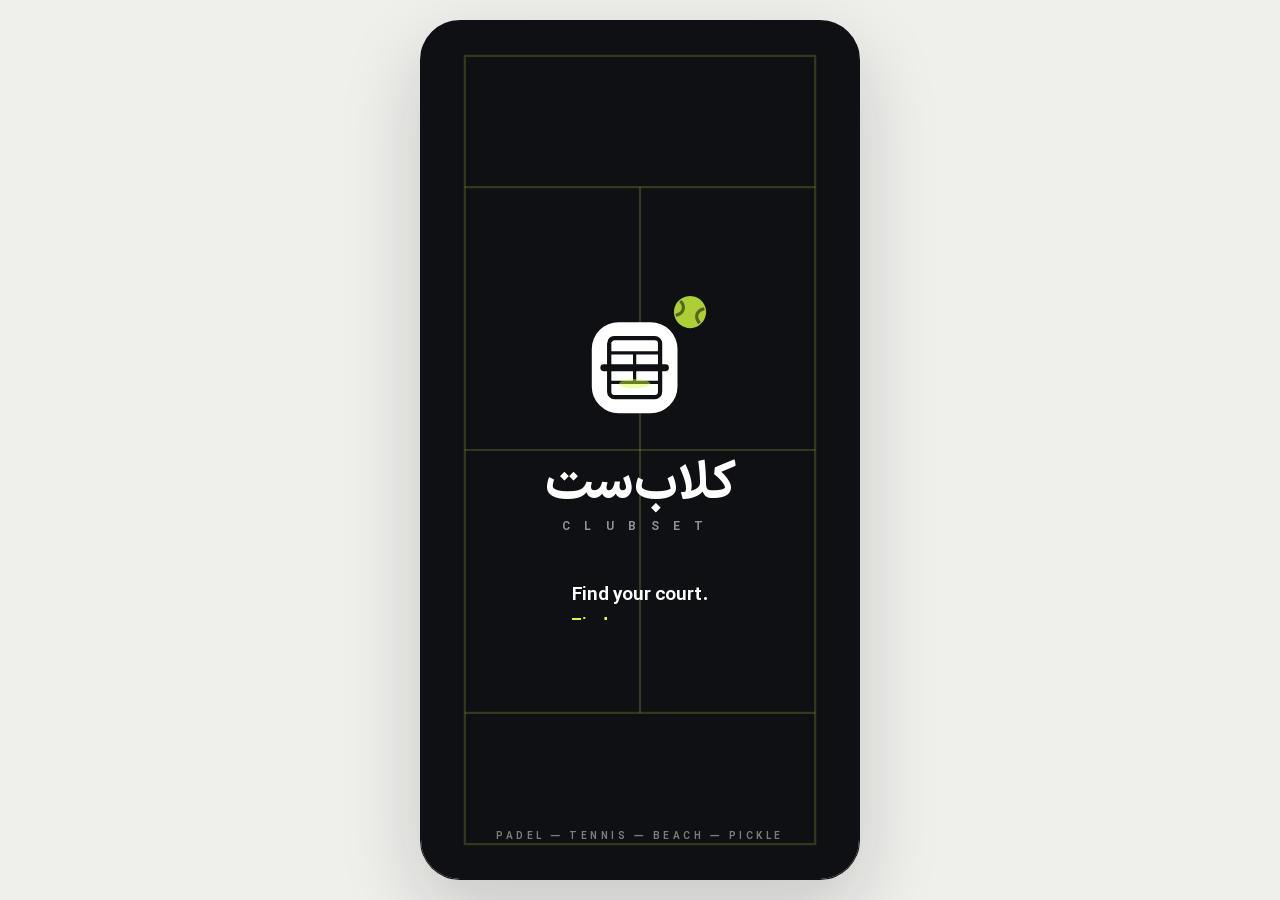
<file: index.html>
<!doctype html>
<html lang="fa" dir="rtl">
  <head>
    <meta charset="UTF-8" />
    <meta name="viewport" content="width=device-width, initial-scale=1, viewport-fit=cover, maximum-scale=1" />
    <meta name="theme-color" content="#14110F" />
    <meta name="mobile-web-app-capable" content="yes" />
    <meta name="description" content="کلاب‌ست — مارکت‌پلیس باشگاه‌های پدل، تنیس، تنیس ساحلی و پیکل‌بال در تهران، کرج، ساری، رشت و اصفهان: رزرو زمین، ساخت بازی با هم‌سطح‌ها، مربی، مسابقه، رنکینگ و فروشگاه." />
    <link rel="icon" href="data:image/svg+xml,<svg xmlns='http://www.w3.org/2000/svg' viewBox='0 0 40 40'><rect width='40' height='40' rx='12' fill='%2314110F'/><path d='M9 28C13 14 21 11 31 12' fill='none' stroke='%23F4F1EA' stroke-width='2.6' stroke-linecap='round' stroke-dasharray='0.1 5'/><circle cx='30.5' cy='12' r='4.2' fill='%23FF5B2E'/></svg>" />
    <title>کلاب‌ست | رزرو زمین، ساخت بازی و مسابقه</title>
    <script type="module" crossorigin src="./assets/main-BJruy14i.js"></script>
    <link rel="modulepreload" crossorigin href="./assets/confetti.module-CkFfW5eh.js">
    <link rel="stylesheet" crossorigin href="./assets/main-BYyMSnh_.css">
  </head>
  <body>
    <div id="root"></div>
  </body>
</html>
</file>
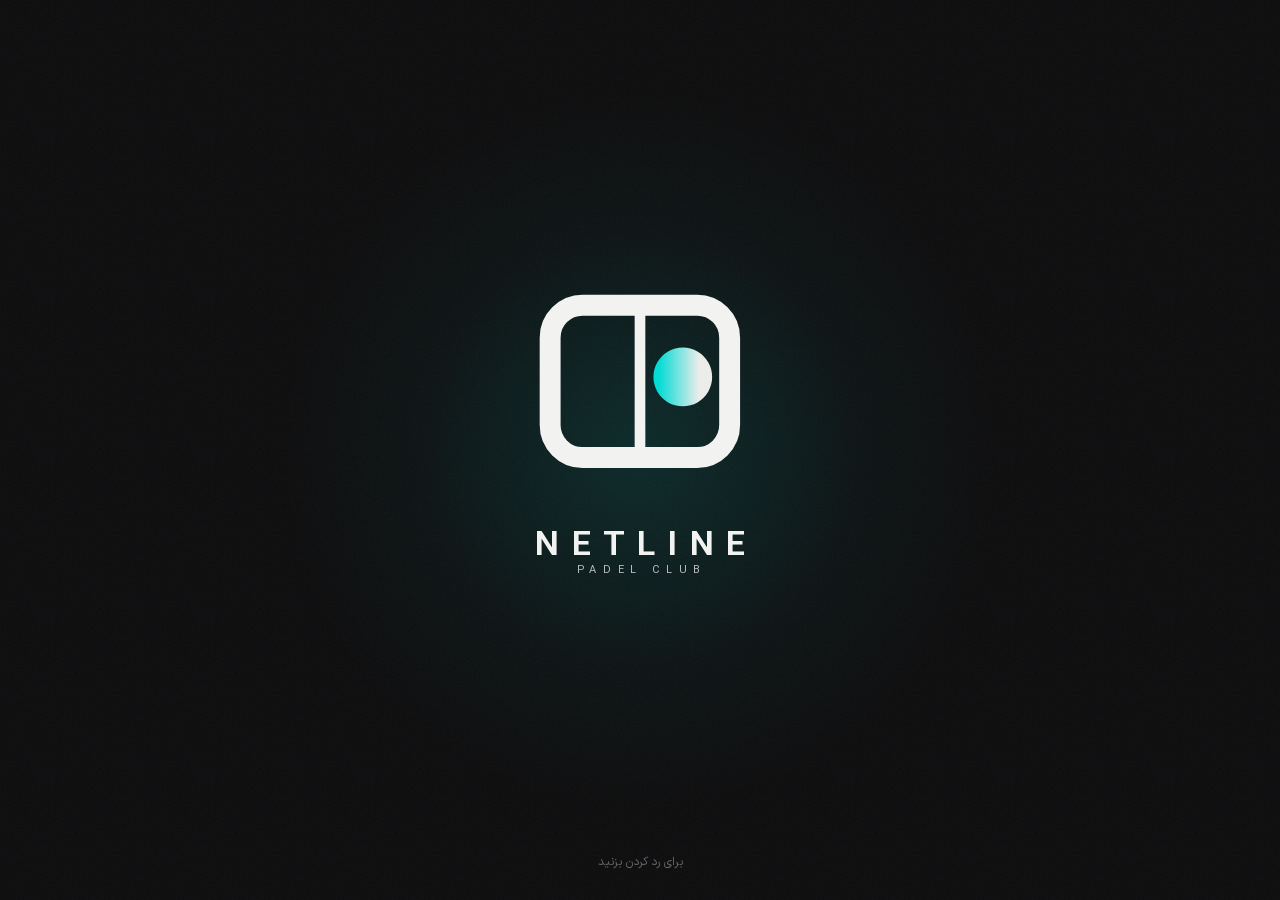
<file: club.html>
<!doctype html>
<html lang="fa" dir="rtl">
  <head>
    <meta charset="UTF-8" />
    <meta name="viewport" content="width=device-width, initial-scale=1, viewport-fit=cover, maximum-scale=1" />
    <meta name="theme-color" content="#0B0B0C" />
    <meta name="mobile-web-app-capable" content="yes" />
    <meta name="description" content="باشگاه‌های کلاب‌ست — رزرو زمین، ساخت بازی، کلاس مربی، مسابقه، کافه و فروشگاه هر باشگاه، با پنل مدیریت و پنل مربی." />
    <link rel="icon" href="data:image/svg+xml,<svg xmlns='http://www.w3.org/2000/svg' viewBox='0 0 40 40'><rect width='40' height='40' rx='12' fill='%2314110F'/><path d='M9 28C13 14 21 11 31 12' fill='none' stroke='%23F4F1EA' stroke-width='2.6' stroke-linecap='round' stroke-dasharray='0.1 5'/><circle cx='30.5' cy='12' r='4.2' fill='%23FF5B2E'/></svg>" />
    <link rel="preload" as="image" href="./img/welcome-video.jpg" fetchpriority="high" />
    <title>باشگاه · کلاب‌ست</title>
    <script type="module" crossorigin src="./assets/club-BXaOchyG.js"></script>
    <link rel="modulepreload" crossorigin href="./assets/confetti.module-CkFfW5eh.js">
    <link rel="stylesheet" crossorigin href="./assets/club-CkRCWLZ0.css">
  </head>
  <body>
    <div id="root"></div>
  </body>
</html>
</file>
<file: assets/main-BYyMSnh_.css>
.leaflet-pane,.leaflet-tile,.leaflet-marker-icon,.leaflet-marker-shadow,.leaflet-tile-container,.leaflet-pane>svg,.leaflet-pane>canvas,.leaflet-zoom-box,.leaflet-image-layer,.leaflet-layer{position:absolute;left:0;top:0}.leaflet-container{overflow:hidden}.leaflet-tile,.leaflet-marker-icon,.leaflet-marker-shadow{-webkit-user-select:none;-moz-user-select:none;user-select:none;-webkit-user-drag:none}.leaflet-tile::selection{background:transparent}.leaflet-safari .leaflet-tile{image-rendering:-webkit-optimize-contrast}.leaflet-safari .leaflet-tile-container{width:1600px;height:1600px;-webkit-transform-origin:0 0}.leaflet-marker-icon,.leaflet-marker-shadow{display:block}.leaflet-container .leaflet-overlay-pane svg{max-width:none!important;max-height:none!important}.leaflet-container .leaflet-marker-pane img,.leaflet-container .leaflet-shadow-pane img,.leaflet-container .leaflet-tile-pane img,.leaflet-container img.leaflet-image-layer,.leaflet-container .leaflet-tile{max-width:none!important;max-height:none!important;width:auto;padding:0}.leaflet-container img.leaflet-tile{mix-blend-mode:plus-lighter}.leaflet-container.leaflet-touch-zoom{-ms-touch-action:pan-x pan-y;touch-action:pan-x pan-y}.leaflet-container.leaflet-touch-drag{-ms-touch-action:pinch-zoom;touch-action:none;touch-action:pinch-zoom}.leaflet-container.leaflet-touch-drag.leaflet-touch-zoom{-ms-touch-action:none;touch-action:none}.leaflet-container{-webkit-tap-highlight-color:transparent}.leaflet-container a{-webkit-tap-highlight-color:rgba(51,181,229,.4)}.leaflet-tile{filter:inherit;visibility:hidden}.leaflet-tile-loaded{visibility:inherit}.leaflet-zoom-box{width:0;height:0;-moz-box-sizing:border-box;box-sizing:border-box;z-index:800}.leaflet-overlay-pane svg{-moz-user-select:none}.leaflet-pane{z-index:400}.leaflet-tile-pane{z-index:200}.leaflet-overlay-pane{z-index:400}.leaflet-shadow-pane{z-index:500}.leaflet-marker-pane{z-index:600}.leaflet-tooltip-pane{z-index:650}.leaflet-popup-pane{z-index:700}.leaflet-map-pane canvas{z-index:100}.leaflet-map-pane svg{z-index:200}.leaflet-vml-shape{width:1px;height:1px}.lvml{behavior:url(#default#VML);display:inline-block;position:absolute}.leaflet-control{position:relative;z-index:800;pointer-events:visiblePainted;pointer-events:auto}.leaflet-top,.leaflet-bottom{position:absolute;z-index:1000;pointer-events:none}.leaflet-top{top:0}.leaflet-right{right:0}.leaflet-bottom{bottom:0}.leaflet-left{left:0}.leaflet-control{float:left;clear:both}.leaflet-right .leaflet-control{float:right}.leaflet-top .leaflet-control{margin-top:10px}.leaflet-bottom .leaflet-control{margin-bottom:10px}.leaflet-left .leaflet-control{margin-left:10px}.leaflet-right .leaflet-control{margin-right:10px}.leaflet-fade-anim .leaflet-popup{opacity:0;-webkit-transition:opacity .2s linear;-moz-transition:opacity .2s linear;transition:opacity .2s linear}.leaflet-fade-anim .leaflet-map-pane .leaflet-popup{opacity:1}.leaflet-zoom-animated{-webkit-transform-origin:0 0;-ms-transform-origin:0 0;transform-origin:0 0}svg.leaflet-zoom-animated{will-change:transform}.leaflet-zoom-anim .leaflet-zoom-animated{-webkit-transition:-webkit-transform .25s cubic-bezier(0,0,.25,1);-moz-transition:-moz-transform .25s cubic-bezier(0,0,.25,1);transition:transform .25s cubic-bezier(0,0,.25,1)}.leaflet-zoom-anim .leaflet-tile,.leaflet-pan-anim .leaflet-tile{-webkit-transition:none;-moz-transition:none;transition:none}.leaflet-zoom-anim .leaflet-zoom-hide{visibility:hidden}.leaflet-interactive{cursor:pointer}.leaflet-grab{cursor:-webkit-grab;cursor:-moz-grab;cursor:grab}.leaflet-crosshair,.leaflet-crosshair .leaflet-interactive{cursor:crosshair}.leaflet-popup-pane,.leaflet-control{cursor:auto}.leaflet-dragging .leaflet-grab,.leaflet-dragging .leaflet-grab .leaflet-interactive,.leaflet-dragging .leaflet-marker-draggable{cursor:move;cursor:-webkit-grabbing;cursor:-moz-grabbing;cursor:grabbing}.leaflet-marker-icon,.leaflet-marker-shadow,.leaflet-image-layer,.leaflet-pane>svg path,.leaflet-tile-container{pointer-events:none}.leaflet-marker-icon.leaflet-interactive,.leaflet-image-layer.leaflet-interactive,.leaflet-pane>svg path.leaflet-interactive,svg.leaflet-image-layer.leaflet-interactive path{pointer-events:visiblePainted;pointer-events:auto}.leaflet-container{background:#ddd;outline-offset:1px}.leaflet-container a{color:#0078a8}.leaflet-zoom-box{border:2px dotted #38f;background:#ffffff80}.leaflet-container{font-family:Helvetica Neue,Arial,Helvetica,sans-serif;font-size:12px;font-size:.75rem;line-height:1.5}.leaflet-bar{box-shadow:0 1px 5px #000000a6;border-radius:4px}.leaflet-bar a{background-color:#fff;border-bottom:1px solid #ccc;width:26px;height:26px;line-height:26px;display:block;text-align:center;text-decoration:none;color:#000}.leaflet-bar a,.leaflet-control-layers-toggle{background-position:50% 50%;background-repeat:no-repeat;display:block}.leaflet-bar a:hover,.leaflet-bar a:focus{background-color:#f4f4f4}.leaflet-bar a:first-child{border-top-left-radius:4px;border-top-right-radius:4px}.leaflet-bar a:last-child{border-bottom-left-radius:4px;border-bottom-right-radius:4px;border-bottom:none}.leaflet-bar a.leaflet-disabled{cursor:default;background-color:#f4f4f4;color:#bbb}.leaflet-touch .leaflet-bar a{width:30px;height:30px;line-height:30px}.leaflet-touch .leaflet-bar a:first-child{border-top-left-radius:2px;border-top-right-radius:2px}.leaflet-touch .leaflet-bar a:last-child{border-bottom-left-radius:2px;border-bottom-right-radius:2px}.leaflet-control-zoom-in,.leaflet-control-zoom-out{font:700 18px Lucida Console,Monaco,monospace;text-indent:1px}.leaflet-touch .leaflet-control-zoom-in,.leaflet-touch .leaflet-control-zoom-out{font-size:22px}.leaflet-control-layers{box-shadow:0 1px 5px #0006;background:#fff;border-radius:5px}.leaflet-control-layers-toggle{background-image:url([data-uri]);width:36px;height:36px}.leaflet-retina .leaflet-control-layers-toggle{background-image:url([data-uri]);background-size:26px 26px}.leaflet-touch .leaflet-control-layers-toggle{width:44px;height:44px}.leaflet-control-layers .leaflet-control-layers-list,.leaflet-control-layers-expanded .leaflet-control-layers-toggle{display:none}.leaflet-control-layers-expanded .leaflet-control-layers-list{display:block;position:relative}.leaflet-control-layers-expanded{padding:6px 10px 6px 6px;color:#333;background:#fff}.leaflet-control-layers-scrollbar{overflow-y:scroll;overflow-x:hidden;padding-right:5px}.leaflet-control-layers-selector{margin-top:2px;position:relative;top:1px}.leaflet-control-layers label{display:block;font-size:13px;font-size:1.08333em}.leaflet-control-layers-separator{height:0;border-top:1px solid #ddd;margin:5px -10px 5px -6px}.leaflet-default-icon-path{background-image:url([data-uri])}.leaflet-container .leaflet-control-attribution{background:#fff;background:#fffc;margin:0}.leaflet-control-attribution,.leaflet-control-scale-line{padding:0 5px;color:#333;line-height:1.4}.leaflet-control-attribution a{text-decoration:none}.leaflet-control-attribution a:hover,.leaflet-control-attribution a:focus{text-decoration:underline}.leaflet-attribution-flag{display:inline!important;vertical-align:baseline!important;width:1em;height:.6669em}.leaflet-left .leaflet-control-scale{margin-left:5px}.leaflet-bottom .leaflet-control-scale{margin-bottom:5px}.leaflet-control-scale-line{border:2px solid #777;border-top:none;line-height:1.1;padding:2px 5px 1px;white-space:nowrap;-moz-box-sizing:border-box;box-sizing:border-box;background:#fffc;text-shadow:1px 1px #fff}.leaflet-control-scale-line:not(:first-child){border-top:2px solid #777;border-bottom:none;margin-top:-2px}.leaflet-control-scale-line:not(:first-child):not(:last-child){border-bottom:2px solid #777}.leaflet-touch .leaflet-control-attribution,.leaflet-touch .leaflet-control-layers,.leaflet-touch .leaflet-bar{box-shadow:none}.leaflet-touch .leaflet-control-layers,.leaflet-touch .leaflet-bar{border:2px solid rgba(0,0,0,.2);background-clip:padding-box}.leaflet-popup{position:absolute;text-align:center;margin-bottom:20px}.leaflet-popup-content-wrapper{padding:1px;text-align:left;border-radius:12px}.leaflet-popup-content{margin:13px 24px 13px 20px;line-height:1.3;font-size:13px;font-size:1.08333em;min-height:1px}.leaflet-popup-content p{margin:1.3em 0}.leaflet-popup-tip-container{width:40px;height:20px;position:absolute;left:50%;margin-top:-1px;margin-left:-20px;overflow:hidden;pointer-events:none}.leaflet-popup-tip{width:17px;height:17px;padding:1px;margin:-10px auto 0;pointer-events:auto;-webkit-transform:rotate(45deg);-moz-transform:rotate(45deg);-ms-transform:rotate(45deg);transform:rotate(45deg)}.leaflet-popup-content-wrapper,.leaflet-popup-tip{background:#fff;color:#333;box-shadow:0 3px 14px #0006}.leaflet-container a.leaflet-popup-close-button{position:absolute;top:0;right:0;border:none;text-align:center;width:24px;height:24px;font:16px/24px Tahoma,Verdana,sans-serif;color:#757575;text-decoration:none;background:transparent}.leaflet-container a.leaflet-popup-close-button:hover,.leaflet-container a.leaflet-popup-close-button:focus{color:#585858}.leaflet-popup-scrolled{overflow:auto}.leaflet-oldie .leaflet-popup-content-wrapper{-ms-zoom:1}.leaflet-oldie .leaflet-popup-tip{width:24px;margin:0 auto;-ms-filter:"progid:DXImageTransform.Microsoft.Matrix(M11=0.70710678, M12=0.70710678, M21=-0.70710678, M22=0.70710678)";filter:progid:DXImageTransform.Microsoft.Matrix(M11=.70710678,M12=.70710678,M21=-.70710678,M22=.70710678)}.leaflet-oldie .leaflet-control-zoom,.leaflet-oldie .leaflet-control-layers,.leaflet-oldie .leaflet-popup-content-wrapper,.leaflet-oldie .leaflet-popup-tip{border:1px solid #999}.leaflet-div-icon{background:#fff;border:1px solid #666}.leaflet-tooltip{position:absolute;padding:6px;background-color:#fff;border:1px solid #fff;border-radius:3px;color:#222;white-space:nowrap;-webkit-user-select:none;-moz-user-select:none;-ms-user-select:none;user-select:none;pointer-events:none;box-shadow:0 1px 3px #0006}.leaflet-tooltip.leaflet-interactive{cursor:pointer;pointer-events:auto}.leaflet-tooltip-top:before,.leaflet-tooltip-bottom:before,.leaflet-tooltip-left:before,.leaflet-tooltip-right:before{position:absolute;pointer-events:none;border:6px solid transparent;background:transparent;content:""}.leaflet-tooltip-bottom{margin-top:6px}.leaflet-tooltip-top{margin-top:-6px}.leaflet-tooltip-bottom:before,.leaflet-tooltip-top:before{left:50%;margin-left:-6px}.leaflet-tooltip-top:before{bottom:0;margin-bottom:-12px;border-top-color:#fff}.leaflet-tooltip-bottom:before{top:0;margin-top:-12px;margin-left:-6px;border-bottom-color:#fff}.leaflet-tooltip-left{margin-left:-6px}.leaflet-tooltip-right{margin-left:6px}.leaflet-tooltip-left:before,.leaflet-tooltip-right:before{top:50%;margin-top:-6px}.leaflet-tooltip-left:before{right:0;margin-right:-12px;border-left-color:#fff}.leaflet-tooltip-right:before{left:0;margin-left:-12px;border-right-color:#fff}@media print{.leaflet-control{-webkit-print-color-adjust:exact;print-color-adjust:exact}}@font-face{font-family:IRANSansX;src:url(./IRANSansX-Light-C6am5WMW.woff2) format("woff2");font-weight:300;font-display:swap}@font-face{font-family:IRANSansX;src:url(./IRANSansX-Regular-DwTxYnTS.woff2) format("woff2");font-weight:400;font-display:swap}@font-face{font-family:IRANSansX;src:url(./IRANSansX-Medium-D2vCKVu8.woff2) format("woff2");font-weight:500;font-display:swap}@font-face{font-family:IRANSansX;src:url(./IRANSansX-Bold-BgWQqT_N.woff2) format("woff2");font-weight:600 900;font-display:swap}:root{--paper: #F6F3EE;--paper2: #EEEAE2;--card: #FFFFFF;--ink: #14110F;--ink2: #3E3A35;--muted: #7D776F;--line: #E6E0D6;--line2: #D8D1C5;--accent: #FF5B2E;--accent-ink: #D23E14;--accent-soft: #FFE6DD;--ok: #17A06B;--warn: #D69A1C;--bad: #D2403A;--blue: #2E5BFF;--r: 22px;--r-sm: 14px;--r-xs: 10px;--sh: 0 1px 2px rgba(20,17,15,.05), 0 6px 24px rgba(20,17,15,.06);--sh-lg: 0 20px 60px rgba(20,17,15,.18);--ease: cubic-bezier(.2,.8,.2,1);color-scheme:light}*{box-sizing:border-box;-webkit-tap-highlight-color:transparent}html,body,#root{margin:0;height:100%}body{font-family:IRANSansX,system-ui,sans-serif;background:var(--paper);color:var(--ink);font-size:14.5px;line-height:1.65;-webkit-font-smoothing:antialiased}button{font:inherit;color:inherit;background:none;border:0;padding:0;cursor:pointer;text-align:inherit}button:disabled{cursor:not-allowed;opacity:.45}input,textarea,select{font:inherit;color:inherit}h1,h2,h3,h4,p{margin:0}a{color:inherit;text-decoration:none}img{display:block;max-width:100%}small{font-size:12px}.grow{flex:1;min-width:0}.muted{color:var(--muted)}.small{font-size:13px}.tiny{font-size:11.5px;line-height:1.6;margin-top:10px}.center{text-align:center}.ltr{direction:ltr;unicode-bidi:plaintext}.row-between{display:flex;align-items:center;justify-content:space-between;gap:10px}.row2{display:grid;grid-template-columns:1fr 1fr;gap:10px;margin-top:12px}.row2>:only-child{grid-column:1 / -1}.stack{display:grid;gap:12px}.label{font-size:13px;font-weight:700;color:var(--ink2);margin:18px 0 8px;display:flex;align-items:center;gap:8px}.hint{font-size:13px;color:var(--ink2);background:var(--paper2);border-radius:var(--r-sm);padding:11px 14px;margin:12px 0;line-height:1.7}.hint.warn{background:#fff3d6;color:#7a5600}.pill{display:inline-flex;align-items:center;gap:4px;background:var(--paper2);font-size:11.5px;font-weight:700;padding:3px 10px;border-radius:99px}.pill.accent{background:var(--accent-soft);color:var(--accent-ink)}.accent-ink{color:var(--accent-ink)}.foot-space{height:110px}.pad{padding:4px 20px 24px}.kv{display:flex;align-items:center;justify-content:space-between;gap:12px;padding:10px 0;border-bottom:1px dashed var(--line);font-size:13.5px}.kv>span:first-child{color:var(--muted)}.kv.total{border:0;font-size:15px;padding-top:14px}.kv.total b{font-size:17px}.neg{color:var(--bad)}.warn-t{color:var(--bad);font-weight:700}.btn{display:inline-flex;align-items:center;justify-content:center;gap:8px;height:48px;padding:0 22px;border-radius:14px;font-weight:700;font-size:14.5px;transition:transform .15s var(--ease),background .2s,box-shadow .2s;white-space:nowrap}.btn:active:not(:disabled){transform:scale(.97)}.btn.block{width:100%;margin-top:14px}.btn.sm{height:36px;padding:0 14px;font-size:13px;border-radius:11px}.btn.primary{background:var(--ink);color:#fff;box-shadow:0 6px 18px #14110f2e}.btn.primary:hover:not(:disabled){background:#000}.btn.dark{background:var(--ink);color:#fff}.btn.ghost{background:var(--card);border:1.5px solid var(--line2)}.btn.ghost:hover{border-color:var(--ink)}.btn.light{background:#ffffff2e;color:#fff;-webkit-backdrop-filter:blur(8px);backdrop-filter:blur(8px)}.btn.danger{background:var(--bad);color:#fff}.btn.danger-ghost{color:var(--bad);border:1.5px solid #F2C9C6;background:#fff}.link-btn{color:var(--accent-ink);font-weight:700;font-size:13px;display:inline-flex;align-items:center;gap:4px}.icon-btn{width:40px;height:40px;border-radius:12px;display:grid;place-items:center;position:relative}.icon-btn:hover{background:var(--paper2)}.icon-btn.sm{width:30px;height:30px;border-radius:9px;background:var(--paper2)}.round{width:42px;height:42px;border-radius:50%;display:grid;place-items:center;background:#ffffffeb;box-shadow:var(--sh);color:var(--ink)}.round.light{background:#fff3;color:#fff;-webkit-backdrop-filter:blur(6px);backdrop-filter:blur(6px);box-shadow:none}.round.fav-on{color:var(--accent)}.field{width:100%;height:50px;border-radius:14px;border:1.5px solid var(--line2);background:var(--card);padding:0 16px;outline:none;transition:border .15s,box-shadow .15s;margin-top:8px}textarea.field{height:auto;padding:12px 16px;resize:vertical}.field:focus{border-color:var(--ink);box-shadow:0 0 0 4px #14110f0f}.field.big{height:62px;font-size:22px;font-weight:700;letter-spacing:1px;text-align:center}.field.otp{letter-spacing:18px;font-size:28px}.field.num{direction:ltr;text-align:left;max-width:200px}.field.sm{height:38px;max-width:110px;margin:0}.mini-select{border:1.5px solid var(--line2);border-radius:10px;height:34px;padding:0 10px;background:#fff}.chips{display:flex;flex-wrap:wrap;gap:8px;margin:6px 0}.chip{height:36px;padding:0 14px;border-radius:99px;border:1.5px solid var(--line2);background:var(--card);font-size:13px;font-weight:600;display:inline-flex;align-items:center;gap:6px;white-space:nowrap;transition:all .15s}.chip.on{background:var(--ink);color:#fff;border-color:var(--ink)}.check{width:22px;height:22px;border-radius:7px;border:1.8px solid var(--line2);display:grid;place-items:center;color:transparent;flex:none;transition:.15s}.check.on{background:var(--ink);border-color:var(--ink);color:#fff}.check-row{display:flex;align-items:center;gap:12px;width:100%;padding:13px 14px;border-radius:14px;background:var(--paper2);margin-top:10px;font-size:13.5px;font-weight:500}.check-row.on{background:var(--card);box-shadow:inset 0 0 0 1.5px var(--ink)}.switch{width:46px;height:28px;border-radius:99px;background:var(--line2);position:relative;flex:none;transition:.2s;display:inline-block}.switch i{position:absolute;top:3px;inset-inline-start:3px;width:22px;height:22px;border-radius:50%;background:#fff;box-shadow:0 1px 3px #0003;transition:.2s var(--ease)}.switch.on{background:var(--ok)}.switch.on i{inset-inline-start:21px}.stepper{display:inline-flex;align-items:center;gap:14px;background:var(--paper2);border-radius:14px;padding:6px}.stepper button{width:38px;height:38px;border-radius:10px;background:#fff;display:grid;place-items:center;box-shadow:var(--sh)}.stepper b{min-width:28px;text-align:center;font-size:18px}.stepper.sm button{width:28px;height:28px}.stepper.sm b{font-size:14px;min-width:18px}.steps{display:flex;gap:5px}.steps span{width:18px;height:5px;border-radius:9px;background:var(--line2);transition:.3s}.steps span.on{background:var(--ink);width:26px}.seg{display:flex;background:var(--paper2);border-radius:14px;padding:4px;gap:2px;margin:4px 0 14px}.seg button{flex:1;height:38px;border-radius:11px;font-size:13px;font-weight:700;position:relative;color:var(--muted);display:grid;place-items:center;white-space:nowrap;padding:0 10px}.seg button.on{color:var(--ink)}.seg button span{position:relative;z-index:1;display:inline-flex}.seg-ind{position:absolute;top:0;right:0;bottom:0;left:0;background:#fff;border-radius:11px;box-shadow:0 1px 4px #00000014}.seg.small{margin:0;display:inline-flex}.seg.small button{height:32px;flex:none;padding:0 12px;font-size:12.5px}.empty{text-align:center;padding:34px 20px;display:grid;justify-items:center;gap:6px;color:var(--muted)}.empty b{color:var(--ink);font-size:15px}.empty-ico{width:60px;height:60px;border-radius:20px;background:var(--paper2);display:grid;place-items:center;color:var(--ink2);margin-bottom:4px}.empty .btn{margin-top:10px}.stars{display:inline-flex;gap:1px;color:#f2a61a}.rating{display:inline-flex;align-items:center;gap:3px;font-size:13px;white-space:nowrap}.rating svg{color:#f2a61a}.avatar{display:inline-grid;place-items:center;border-radius:50%;font-weight:800;flex:none}.lvl-badge{display:inline-flex;align-items:center;gap:5px;background:color-mix(in srgb,var(--c) 14%,white);color:var(--c);border-radius:99px;padding:2px 9px 2px 4px;font-size:11.5px;font-weight:700}.lvl-badge b{background:var(--c);color:#fff;border-radius:99px;padding:0 7px}.badge{display:inline-flex;align-items:center;gap:4px;background:#fffffff0;color:var(--ink);font-size:11px;font-weight:800;padding:4px 9px;border-radius:99px;box-shadow:0 2px 8px #0000001f}.badge.ad{background:var(--ink);color:#fff}.badge.hot{background:var(--accent);color:#fff}.badge.solid{background:var(--ink);color:#fff;box-shadow:none}.loading{position:fixed;top:0;right:0;bottom:0;left:0;display:grid;place-items:center}.spinner{width:34px;height:34px;border:3px solid var(--line);border-top-color:var(--ink);border-radius:50%;animation:spin .8s linear infinite}@keyframes spin{to{transform:rotate(360deg)}}.logo{display:inline-flex;align-items:center;gap:10px}.logo-word{display:grid;line-height:1.1}.logo-word b{font-size:22px;font-weight:900;letter-spacing:-.5px}.logo-word small{font-size:11px;opacity:.6;font-weight:600}.logo.dark{color:#f4f1ea}.gate{min-height:100%;display:grid;grid-template-columns:1.15fr 1fr;background:var(--ink)}.gate-art{position:relative;overflow:hidden;color:#f4f1ea;padding:44px;display:flex;flex-direction:column;justify-content:flex-end;min-height:100vh}.gate-photos{position:absolute;top:0;right:0;bottom:0;left:0;display:grid;grid-template-columns:1fr 1fr;grid-template-rows:1.3fr 1fr;gap:4px;opacity:.55}.gate-photos img{width:100%;height:100%;object-fit:cover}.gate-art:before{content:"";position:absolute;top:0;right:0;bottom:0;left:0;background:linear-gradient(to top,var(--ink) 25%,rgba(20,17,15,.55) 60%,rgba(20,17,15,.2));z-index:1}.gate-copy{position:relative;z-index:2;max-width:560px}.gate-copy h1{font-size:clamp(34px,4.4vw,58px);line-height:1.2;font-weight:900;margin:26px 0 14px;letter-spacing:-1px}.gate-copy h1 em{font-style:normal;color:var(--accent)}.gate-copy p{font-size:16px;opacity:.78;max-width:460px}.gate-stats{display:flex;gap:22px;margin-top:26px;flex-wrap:wrap}.gate-stats span{font-size:13px;opacity:.8}.gate-stats b{display:block;font-size:28px;font-weight:900;color:#fff}.gate-cities{display:flex;gap:8px;flex-wrap:wrap;margin-top:20px}.gate-cities span{border:1px solid rgba(255,255,255,.25);border-radius:99px;padding:4px 14px;font-size:12.5px}.gate-panel{background:var(--paper);display:flex;align-items:center;justify-content:center;padding:36px 24px;border-radius:32px 0 0 32px}.gate-box{width:100%;max-width:440px}.gate-box h2{font-size:26px;font-weight:900;margin:14px 0 6px}.gate-box>.muted{margin-bottom:18px}.role-list{display:grid;gap:10px;margin:18px 0 10px}.role{display:flex;align-items:center;gap:14px;padding:16px;border-radius:18px;background:var(--card);box-shadow:var(--sh);transition:transform .15s,box-shadow .15s}.role:hover{transform:translateY(-2px);box-shadow:var(--sh-lg)}.role-ico{width:48px;height:48px;border-radius:14px;display:grid;place-items:center;background:var(--ink);color:#fff}.role b{display:block;font-size:16px}.role small{color:var(--muted)}.city-pick{display:grid;grid-template-columns:repeat(3,1fr);gap:8px}.city-pick button{position:relative;border-radius:14px;overflow:hidden;height:74px;outline:3px solid transparent;transition:outline .15s}.city-pick img{width:100%;height:100%;object-fit:cover;filter:brightness(.6)}.city-pick span{position:absolute;inset:auto 10px 8px auto;color:#fff;font-weight:800}.city-pick button.on{outline-color:var(--accent)}.sport-level{border-radius:16px;background:var(--card);margin-top:10px;box-shadow:var(--sh);overflow:hidden}.sport-level.on{box-shadow:inset 0 0 0 2px var(--c)}.sl-head{display:flex;align-items:center;gap:12px;width:100%;padding:12px 14px}.sl-levels{display:grid;grid-template-columns:repeat(4,1fr);gap:6px;padding:0 12px 12px}.sl-levels button{height:36px;border-radius:10px;background:var(--paper2);font-size:12.5px;font-weight:700}.sl-levels button.on{background:var(--c);color:#fff}.club-pick{display:grid;gap:8px;max-height:300px;overflow:auto;padding:2px}.club-pick button{display:flex;align-items:center;gap:12px;padding:8px;border-radius:14px;background:var(--card);text-align:right}.club-pick button.on{box-shadow:inset 0 0 0 2px var(--ink)}.club-pick img{width:48px;height:48px;border-radius:10px;object-fit:cover}.club-pick b,.club-pick small{display:block}.club-pick small{color:var(--muted)}.or{text-align:center;margin:22px 0 4px;font-size:13px;color:var(--muted)}.admin-teaser{display:grid;grid-template-columns:1fr 1fr;gap:10px;margin:16px 0}.admin-teaser div{background:var(--card);border-radius:16px;padding:16px;box-shadow:var(--sh)}.admin-teaser b{font-size:28px;font-weight:900;display:block}.onboard .label:first-of-type{margin-top:12px}.onboard .steps{margin:8px 0 4px}.sport-grid{display:grid;grid-template-columns:1fr 1fr;gap:8px}.sport-tile{display:flex;align-items:center;gap:10px;padding:14px;border-radius:16px;background:var(--card);box-shadow:var(--sh)}.sport-tile.on{background:var(--soft);box-shadow:inset 0 0 0 2px var(--c)}.review-card{background:var(--card);border-radius:18px;padding:18px;box-shadow:var(--sh);margin-top:14px}.review-card h4{font-size:18px;margin-bottom:6px}.onboard-done{text-align:center}.onboard-done h3{font-size:20px;margin:14px 0 6px}.timeline-mini{text-align:right;margin:18px 0;padding:0;list-style:none;counter-reset:s}.timeline-mini li{counter-increment:s;padding:8px 40px 8px 0;position:relative;color:var(--muted)}.timeline-mini li:before{content:counter(s);position:absolute;right:0;top:6px;width:26px;height:26px;border-radius:50%;background:var(--paper2);display:grid;place-items:center;font-size:12px;font-weight:800}.timeline-mini li.on{color:var(--ink);font-weight:700}.timeline-mini li.on:before{background:var(--ok);color:#fff}.big-check{width:84px;height:84px;border-radius:50%;display:inline-grid;place-items:center;background:var(--ok);color:#fff;box-shadow:0 12px 32px #17a06b59}@media (max-width: 900px){.gate{grid-template-columns:1fr}.gate-art{min-height:52vh;padding:28px 22px}.gate-panel{border-radius:28px 28px 0 0;margin-top:-28px;position:relative;z-index:3;padding:28px 18px 40px}}.stage{position:fixed;top:0;right:0;bottom:0;left:0;display:grid;place-items:center;background:#1c1916}.stage-bg{position:absolute;top:0;right:0;bottom:0;left:0;background:center/cover;filter:blur(50px) brightness(.35);transform:scale(1.2)}.phone{position:relative;width:100%;max-width:440px;height:100dvh;background:var(--paper);overflow:hidden}@media (min-width: 520px){.phone{height:min(930px,95dvh);border-radius:40px;box-shadow:0 40px 120px #0009,0 0 0 10px #0b0a09,0 0 0 11px #2a2622}}.player,.tab-pages{position:absolute;top:0;right:0;bottom:0;left:0}.scroll{position:absolute;top:0;right:0;bottom:0;left:0;overflow-y:auto;overflow-x:hidden;padding:0 16px;scrollbar-width:none;overscroll-behavior:contain}.scroll::-webkit-scrollbar{display:none}.page-over{position:absolute;top:0;right:0;bottom:0;left:0;z-index:20;background:var(--paper)}.tabbar{position:absolute;inset:auto 12px 12px;height:70px;background:#14110ff0;-webkit-backdrop-filter:blur(16px);backdrop-filter:blur(16px);border-radius:24px;display:flex;padding:0 6px;z-index:30;box-shadow:0 14px 40px #14110f59}.tabbar button{flex:1;display:grid;justify-items:center;align-content:center;gap:2px;color:#ffffff80;font-size:10.5px;font-weight:700;position:relative}.tabbar button.on{color:#fff}.tab-ico{position:relative}.tab-ico .dot{position:absolute;top:-6px;left:-10px;min-width:18px;height:18px;border-radius:9px;background:var(--accent);color:#fff;font-style:normal;font-size:10px;display:grid;place-items:center;padding:0 4px;border:2px solid var(--ink)}.tab-ind{position:absolute;bottom:7px;width:18px;height:3px;border-radius:3px;background:var(--accent)}.sheet-wrap{position:fixed;top:0;right:0;bottom:0;left:0;z-index:60}.phone .sheet-wrap{position:absolute}.sheet-bg{position:absolute;top:0;right:0;bottom:0;left:0;background:#14110f73;-webkit-backdrop-filter:blur(2px);backdrop-filter:blur(2px)}.sheet{position:absolute;inset:auto 0 0;max-height:88%;background:var(--paper);border-radius:28px 28px 0 0;overflow-y:auto;scrollbar-width:none;padding-bottom:env(safe-area-inset-bottom)}.sheet.full{height:94%;max-height:94%}.sheet-grip{width:40px;height:5px;border-radius:5px;background:var(--line2);margin:10px auto 2px}.sheet-head{display:flex;align-items:center;justify-content:space-between;padding:8px 20px 10px;position:sticky;top:0;background:var(--paper);z-index:2}.sheet-head h3{font-size:18px;font-weight:800}.portal-desk .sheet-wrap{display:flex;align-items:center;justify-content:center;padding:20px}.portal-desk .sheet{position:relative;inset:auto;width:100%;max-width:540px;max-height:88vh;border-radius:26px;box-shadow:var(--sh-lg)}.portal-desk .sheet.full{height:auto}.portal-desk .sheet-grip{display:none}@media (max-width: 700px){.portal-desk .sheet-wrap{align-items:flex-end;padding:0}.portal-desk .sheet{border-radius:26px 26px 0 0}}.toasts{position:fixed;top:16px;left:50%;transform:translate(-50%);z-index:9999;display:grid;gap:8px;width:min(400px,92vw);pointer-events:none}.toast{background:var(--ink);color:#fff;border-radius:16px;padding:12px 16px;font-size:13.5px;font-weight:600;display:flex;align-items:center;gap:10px;box-shadow:var(--sh-lg)}.toast-ico{font-size:18px}.book-head,.home-head{display:flex;align-items:center;justify-content:space-between;padding:18px 2px 0;gap:12px}.city-btn{display:inline-flex;align-items:center;gap:6px;height:40px;padding:0 14px;border-radius:99px;background:var(--card);box-shadow:var(--sh);font-size:14px}.city-btn svg:first-child{color:var(--accent)}.head-actions{display:flex;align-items:center;gap:6px}.ping{position:absolute;top:9px;left:10px;width:8px;height:8px;border-radius:50%;background:var(--accent);box-shadow:0 0 0 2px var(--paper)}.book-title{font-size:32px;font-weight:900;line-height:1.2;letter-spacing:-.6px;margin:18px 2px 16px}.book-title em{font-style:normal;color:var(--accent)}.modes{display:flex;gap:8px;overflow-x:auto;scrollbar-width:none;margin:0 -16px;padding:2px 16px 6px}.modes::-webkit-scrollbar,.sports::-webkit-scrollbar,.h-scroll::-webkit-scrollbar,.date-strip::-webkit-scrollbar,.slot-row::-webkit-scrollbar{display:none}.mode{flex:none;width:112px;padding:12px;border-radius:18px;background:var(--card);box-shadow:var(--sh);display:grid;gap:2px;text-align:right;transition:.2s var(--ease)}.mode-ico{width:38px;height:38px;border-radius:12px;display:grid;place-items:center;background:var(--paper2);margin-bottom:6px;transition:.2s}.mode b{font-size:13px;line-height:1.4}.mode small{color:var(--muted);font-size:11px;line-height:1.4}.mode.on{background:var(--ink);color:#fff;transform:translateY(-2px);box-shadow:0 10px 24px #14110f40}.mode.on .mode-ico{background:var(--accent);color:#fff}.mode.on small{color:#fff9}.sports{display:flex;gap:8px;overflow-x:auto;scrollbar-width:none;margin:12px -16px;padding:2px 16px}.sports.tight{margin:8px 0 12px;padding:0;flex-wrap:wrap}.sport-pill{flex:none;display:inline-flex;align-items:center;gap:6px;height:40px;padding:0 14px;border-radius:99px;background:var(--card);border:1.5px solid var(--line);font-weight:700;font-size:13px;transition:.15s}.sport-pill.on{background:var(--c, var(--ink));border-color:var(--c, var(--ink));color:#fff}.card{background:var(--card);border-radius:var(--r);box-shadow:var(--sh);padding:14px;margin:12px 0}.where-head{display:flex;align-items:center;gap:12px;width:100%}.where-head b{display:block;font-size:15px}.where-head small{color:var(--muted);display:block;overflow:hidden;text-overflow:ellipsis;white-space:nowrap}.where-head.static{margin-bottom:10px}.where-step{width:30px;height:30px;border-radius:10px;background:var(--ink);color:#fff;display:grid;place-items:center;font-weight:900;font-size:14px;flex:none}.where-body{overflow:hidden}.where-actions{display:flex;align-items:center;gap:8px;flex-wrap:wrap;margin-top:8px}.legend{font-size:11px;color:var(--muted);display:inline-flex;align-items:center;gap:5px;margin-inline-start:auto}.legend i{width:9px;height:9px;border-radius:50%;background:var(--ok)}.tilemap{display:grid;gap:8px;margin-top:14px;position:relative;padding-top:4px}.compass{position:absolute;top:-10px;left:-4px;font-size:10px;font-weight:900;color:var(--muted)}.compass:after{content:"↑";margin-inline-start:2px}.tile{position:relative;min-height:74px;border-radius:16px;padding:10px;display:flex;flex-direction:column;justify-content:space-between;text-align:right;background:color-mix(in srgb,var(--ok) calc(var(--heat) * 22%),#F4F1EB);box-shadow:0 4px #ded6c8,inset 0 0 0 1.5px #14110f0d;transition:box-shadow .15s,transform .15s,background .2s}.tile:active{transform:translateY(3px);box-shadow:0 1px #ded6c8}.tile-name{font-weight:800;font-size:13px;line-height:1.3}.tile-meta{font-size:11px;color:var(--ink2);display:flex;align-items:center;gap:3px}.tile-meta b{font-size:13px}.tile-free{font-style:normal;margin-inline-start:auto;background:var(--ok);color:#fff;font-size:10.5px;font-weight:800;border-radius:99px;padding:1px 7px}.tile.empty{background:repeating-linear-gradient(135deg,#f4f1eb 0,#f4f1eb 6px,#eee9e1 6px,#eee9e1 12px);box-shadow:inset 0 0 0 1.5px var(--line);color:var(--muted);cursor:default}.tile.empty small{font-size:10.5px}.tile.on{background:var(--ink);color:#fff;box-shadow:0 4px #000,0 10px 24px #14110f4d;transform:translateY(-2px)}.tile.on .tile-meta{color:#ffffffbf}.tile.on .tile-free{background:var(--accent)}.tile-glow{position:absolute;top:8px;left:8px;width:10px;height:10px;border-radius:50%;background:var(--accent);box-shadow:0 0 0 4px #ff5b2e40,0 0 14px var(--accent)}.date-strip{display:flex;gap:6px;overflow-x:auto;scrollbar-width:none;padding:2px 0 6px}.date-strip button{flex:none;width:54px;padding:7px 0 5px;border-radius:14px;background:var(--paper2);display:grid;justify-items:center;position:relative;transition:.15s}.date-strip button small{font-size:10.5px;color:var(--muted);line-height:1.3}.date-strip button .mon{font-size:9.5px}.date-strip button b{font-size:18px;line-height:1.3}.date-strip button.fri b{color:var(--accent-ink)}.date-strip button.on{background:var(--ink);color:#fff}.date-strip button.on small{color:#ffffffb3}.date-strip button.on b{color:#fff}.date-strip button i{position:absolute;bottom:3px;width:5px;height:5px;border-radius:50%;background:var(--accent)}.tod{display:grid;grid-template-columns:repeat(5,1fr);gap:6px;margin-top:8px}.tod button{display:grid;justify-items:center;gap:2px;padding:8px 0;border-radius:12px;background:var(--paper2);font-size:11.5px;font-weight:700;color:var(--ink2)}.tod button.on{background:var(--accent-soft);color:var(--accent-ink);box-shadow:inset 0 0 0 1.5px var(--accent)}.dur-row{display:flex;align-items:center;justify-content:space-between;margin-top:12px}.dur{display:flex;gap:6px}.dur button{width:62px;height:46px;border-radius:12px;background:var(--paper2);display:grid;place-items:center;line-height:1.1}.dur button b{font-size:17px}.dur button small{font-size:10px;color:var(--muted)}.dur button.on{background:var(--ink);color:#fff}.dur button.on small{color:#ffffffb3}.ads{display:flex;gap:10px;overflow-x:auto;scrollbar-width:none;margin:14px -16px 4px;padding:0 16px;scroll-snap-type:x mandatory}.ad-card,.promo{flex:none;width:88%;height:128px;border-radius:20px;overflow:hidden;position:relative;scroll-snap-align:center;color:#fff;text-align:right}.promo{width:100%;margin:18px 0}.ad-card img,.promo img{width:100%;height:100%;object-fit:cover}.ad-card:after,.promo:after{content:"";position:absolute;top:0;right:0;bottom:0;left:0;background:linear-gradient(to left,#14110fd9,#14110f1a)}.ad-copy{position:absolute;inset:auto 16px 14px auto;z-index:1;display:grid}.ad-copy b{font-size:18px;font-weight:900}.ad-copy small{opacity:.85}.ad-tag{position:absolute;top:10px;left:10px;z-index:1;font-size:10px;background:#fff3;-webkit-backdrop-filter:blur(6px);backdrop-filter:blur(6px);padding:2px 8px;border-radius:99px}.results-head{display:flex;align-items:center;justify-content:space-between;margin:18px 2px 8px}.results-head b{font-size:16px}.chips.sort{flex-wrap:nowrap;overflow-x:auto;scrollbar-width:none;margin:0 -16px 10px;padding:0 16px}.results{display:grid;gap:16px}.club-card{background:var(--card);border-radius:var(--r);overflow:hidden;box-shadow:var(--sh)}.club-card.featured{box-shadow:0 0 0 2px var(--ink),var(--sh)}.gallery{position:relative;overflow:hidden;background:var(--paper2)}.gallery-track{display:flex;height:100%;overflow-x:auto;scroll-snap-type:x mandatory;scrollbar-width:none}.gallery-track::-webkit-scrollbar{display:none}.gallery-track img{flex:none;width:100%;height:100%;object-fit:cover;scroll-snap-align:center}.gallery-dots{position:absolute;bottom:10px;left:50%;transform:translate(-50%);display:flex;gap:4px}.gallery-dots i{width:6px;height:6px;border-radius:50%;background:#ffffff8c;transition:.2s}.gallery-dots i.on{background:#fff;width:16px;border-radius:4px}.fav{position:absolute;top:10px;left:10px;width:38px;height:38px;border-radius:50%;background:#ffffffeb;display:grid;place-items:center;color:var(--ink)}.fav.on{color:var(--accent)}.cc-badges{position:absolute;top:10px;right:10px;display:flex;gap:5px;flex-wrap:wrap}.cc-sports{position:absolute;bottom:10px;right:10px;display:flex;gap:4px}.cc-sports span{width:26px;height:26px;border-radius:8px;display:grid;place-items:center;color:#fff;box-shadow:0 2px 6px #0003}.cc-body{display:block;width:100%;padding:12px 14px 4px}.cc-body h3{font-size:16.5px;font-weight:800}.cc-price{margin-top:2px;font-size:13px}.cc-price b{font-size:16px}.slot-row{display:flex;gap:6px;overflow-x:auto;padding:8px 14px 14px;scrollbar-width:none}.slot{flex:none;min-width:64px;padding:6px 8px;border-radius:12px;background:#eaf7f0;color:#0c6b47;display:grid;justify-items:center;line-height:1.3;border:1.5px solid #CDEBDC;transition:.15s}.slot b{font-size:14px}.slot small{font-size:10px;opacity:.8}.slot:hover{background:var(--ok);color:#fff;border-color:var(--ok)}.slot.more{background:var(--paper2);color:var(--ink2);border-color:transparent;place-content:center;font-weight:800}.slot-none{padding:6px 14px 14px;font-size:12.5px;color:var(--muted)}.slot-none button{color:var(--accent-ink);font-weight:700}.map-wrap{position:relative;height:520px;border-radius:var(--r);overflow:hidden;box-shadow:var(--sh)}.leaflet-box{width:100%;height:100%}.map-card{position:absolute;inset:auto 10px 10px;z-index:500}.map-card .gallery{height:120px!important}.pin-wrap{background:none;border:0}.pin{display:inline-block;transform:translate(-50%,-50%);background:#fff;color:var(--ink);font:800 12px IRANSansX;padding:5px 10px;border-radius:99px;box-shadow:0 2px 10px #00000040;white-space:nowrap;transition:.15s}.pin.on{background:var(--ink);color:#fff;transform:translate(-50%,-50%) scale(1.12)}.pin-dot{display:block;width:22px;height:22px;border-radius:50%;background:var(--accent);border:4px solid #fff;box-shadow:0 2px 10px #00000059;transform:translate(-50%,-50%)}.leaflet-container{font-family:IRANSansX;background:#eae6df}.leaflet-tile-pane{filter:grayscale(.75) contrast(.92) brightness(1.04) sepia(.08)}.create-game{display:flex;align-items:center;gap:12px;width:100%;padding:16px;border-radius:var(--r);background:var(--accent);color:#fff;margin-top:14px;box-shadow:0 10px 28px #ff5b2e59;text-align:right}.cg-ico{width:46px;height:46px;border-radius:14px;background:#ffffff38;display:grid;place-items:center}.create-game b{display:block;font-size:16px}.create-game small{opacity:.85}.game-card{background:var(--card);border-radius:var(--r);padding:14px;box-shadow:var(--sh);display:grid;gap:10px;min-width:290px;border-top:4px solid var(--c)}.gc-top{display:flex;justify-content:space-between;align-items:center}.gc-sport{display:inline-flex;align-items:center;gap:5px;background:var(--soft);color:var(--c);font-weight:800;font-size:12px;padding:3px 10px;border-radius:99px}.gc-when{font-size:13px}.gc-mid{display:flex;align-items:center;justify-content:space-between}.seats{display:flex;gap:4px}.seat-empty{border-radius:50%;border:2px dashed var(--line2);display:grid;place-items:center;color:var(--muted);flex:none}.gc-lvl{text-align:left;display:grid;line-height:1.3}.gc-lvl small{color:var(--muted)}.gc-lvl b{font-size:15px}.fit{font-size:10.5px;color:var(--ok);font-weight:800}.gc-foot{display:flex;align-items:center;justify-content:space-between;border-top:1px dashed var(--line);padding-top:10px}.coach-card{display:flex;gap:14px;background:var(--card);border-radius:var(--r);padding:14px;box-shadow:var(--sh)}.coach-card h4{font-size:15px}.lv-tags{display:flex;gap:4px;margin-top:8px}.lv-tags span{font-size:10.5px;background:var(--paper2);padding:1px 8px;border-radius:99px}.tour-intro{background:var(--ink);color:#fff;border-radius:var(--r);padding:16px;margin-top:14px;font-size:13.5px}.tour-intro b{color:var(--accent)}.tour-card{display:block;width:100%;background:var(--card);border-radius:var(--r);overflow:hidden;box-shadow:var(--sh);text-align:right;min-width:280px}.tc-img{position:relative;height:110px}.tc-img img{width:100%;height:100%;object-fit:cover}.tc-kind{position:absolute;top:10px;right:10px;background:var(--ink);color:#fff;font-size:11px;font-weight:800;padding:3px 10px;border-radius:99px}.tour-card.friday .tc-kind,.tc-kind.friday{background:var(--accent)}.tc-body{padding:12px 14px 14px;position:relative}.tc-date{position:absolute;top:-30px;left:14px;background:#fff;border-radius:14px;padding:6px 12px;text-align:center;box-shadow:var(--sh);display:grid;line-height:1.3}.tc-date small{color:var(--muted);font-size:10.5px}.tc-body h4{font-size:16px}.tc-bar,.mini-bar{height:6px;border-radius:6px;background:var(--paper2);margin:10px 0 6px;overflow:hidden}.tc-bar i,.mini-bar i{display:block;height:100%;background:var(--accent);border-radius:6px}.mini-bar{width:80px;display:inline-block;vertical-align:middle;margin:0 6px 0 0}.tc-prize{display:inline-flex;align-items:center;gap:5px;font-size:12px;color:var(--accent-ink);font-weight:700;margin-top:6px}.city-cards{display:grid;gap:10px;padding:0 20px 24px}.city-card{position:relative;height:96px;border-radius:18px;overflow:hidden;color:#fff;text-align:right}.city-card img{position:absolute;top:0;right:0;bottom:0;left:0;width:100%;height:100%;object-fit:cover;filter:brightness(.55);transition:.3s}.city-card:hover img{transform:scale(1.04)}.city-card span{position:absolute;inset:auto 16px 12px auto;display:grid}.city-card b{font-size:22px;font-weight:900}.city-card.on{outline:3px solid var(--accent);outline-offset:-3px}.city-check{position:absolute;top:12px;left:12px;width:30px;height:30px;border-radius:50%;background:var(--accent);display:grid;place-items:center}.club-page{padding:0}.cp-top{position:absolute;top:14px;inset-inline:14px;display:flex;gap:8px}.cp-body{padding:0 16px;margin-top:-26px;position:relative;background:var(--paper);border-radius:26px 26px 0 0}.cp-title{padding-top:20px}.cp-title h1{font-size:26px;font-weight:900;margin:8px 0 2px;letter-spacing:-.4px}.cp-stats{display:grid;grid-template-columns:repeat(4,1fr);gap:6px;margin:16px 0 10px}.cp-stats div{background:var(--card);border-radius:14px;padding:10px 4px;text-align:center;display:grid;justify-items:center;line-height:1.3;box-shadow:var(--sh)}.cp-stats b{font-size:17px}.cp-stats small{color:var(--muted);font-size:10.5px}.cp-desc{color:var(--ink2);font-size:14px}.cp-sec{margin-top:26px}.cp-sec h2{font-size:18px;font-weight:800;margin-bottom:10px;display:flex;align-items:center;gap:8px}.avail{background:var(--card);border-radius:16px;padding:10px;overflow-x:auto;box-shadow:var(--sh);margin-top:6px}.avail-hours,.avail-row{display:grid;grid-template-columns:74px repeat(var(--n, 17),22px);gap:3px;align-items:center;width:max-content}.avail-hours{margin-bottom:4px;font-size:10px;color:var(--muted);text-align:center}.avail-hours{grid-auto-flow:column;grid-template-columns:74px;grid-auto-columns:22px}.avail-row{grid-auto-flow:column;grid-template-columns:74px;grid-auto-columns:22px;margin-bottom:3px}.avail-hours .peak{color:var(--accent-ink);font-weight:800}.avail-name{font-size:11.5px;font-weight:700;line-height:1.2;text-align:right;position:sticky;left:0;z-index:1;background:#fff;align-self:stretch;display:grid;align-content:center;padding-right:4px;box-shadow:6px 0 8px -6px #0000001f}.avail-name small{display:block;font-size:9.5px;color:var(--muted);font-weight:400}.cell{width:22px;height:30px;border-radius:6px;transition:.12s}.cell.free{background:#bfe8d2;box-shadow:inset 0 0 0 1.5px #8ed3ae}.cell.free:hover{background:var(--ok);transform:scale(1.12)}.cell.busy{background:repeating-linear-gradient(135deg,#e9e4dc 0,#e9e4dc 3px,#ddd6cb 3px,#ddd6cb 6px)}.cell.past{background:#f4f2ee;opacity:.55}.avail-legend{display:flex;gap:14px;flex-wrap:wrap;font-size:11.5px;color:var(--muted);margin-top:10px}.avail-legend i{display:inline-block;width:12px;height:12px;border-radius:4px;vertical-align:-2px;margin-left:4px}.avail-legend .free{background:#bfe8d2}.avail-legend .busy{background:#ddd6cb}.avail-legend .peak{background:var(--accent-soft);border:1px solid var(--accent)}.pkgs{display:grid;grid-template-columns:1fr 1fr;gap:10px}.pkg{background:var(--card);border-radius:18px;padding:14px;box-shadow:var(--sh);display:grid;gap:2px;text-align:right}.pkg-n{font-weight:800}.pkg b{font-size:20px;font-weight:900}.pkg .pill{justify-self:start;margin-top:6px}.amen{display:grid;grid-template-columns:repeat(3,1fr);gap:8px}.amen span{background:var(--card);border-radius:14px;padding:12px 8px;display:grid;justify-items:center;gap:4px;font-size:12px;font-weight:600;box-shadow:var(--sh)}.h-scroll{display:flex;gap:12px;overflow-x:auto;scrollbar-width:none;margin:0 -16px;padding:4px 16px 10px}.h-scroll.cards>*{width:300px;flex:none}.rv-summary{display:grid;grid-template-columns:120px 1fr;gap:16px;align-items:center;background:var(--card);border-radius:18px;padding:16px;box-shadow:var(--sh);margin-bottom:12px}.rv-big{display:grid;justify-items:center;text-align:center;gap:2px}.rv-big b{font-size:40px;font-weight:900;line-height:1}.rv-big small{color:var(--muted);font-size:10.5px;line-height:1.4}.rv-bars>div{display:grid;grid-template-columns:76px 1fr 26px;align-items:center;gap:8px;font-size:12px;margin:5px 0}.rv-bars i{height:6px;border-radius:6px;background:var(--paper2);overflow:hidden}.rv-bars em{display:block;height:100%;background:var(--ink);border-radius:6px}.review{background:var(--card);border-radius:18px;padding:14px;box-shadow:var(--sh)}.rv-head{display:flex;align-items:center;gap:10px;margin-bottom:6px}.rv-head b{display:block;font-size:13.5px}.rv-reply{background:var(--paper2);border-radius:12px;padding:10px 12px;margin-top:10px;font-size:13px;border-inline-start:3px solid var(--ink)}.mini-prod{flex:none;width:140px;background:var(--card);border-radius:16px;overflow:hidden;box-shadow:var(--sh);text-align:right;padding-bottom:8px}.mini-prod img{width:100%;height:100px;object-fit:cover}.mini-prod b,.mini-prod small{display:block;padding:6px 10px 0;font-size:12.5px}.mini-map{height:180px;border-radius:18px;overflow:hidden;box-shadow:var(--sh);margin-bottom:8px}.route-btns{display:flex;gap:8px;flex-wrap:wrap;margin:12px 0}.rules{padding:0 18px 0 0;margin:0;color:var(--ink2);font-size:13.5px;display:grid;gap:6px}.cp-cta{position:sticky;bottom:12px;margin:-84px 12px 12px;z-index:5;background:var(--card);border-radius:22px;padding:10px 10px 10px 18px;display:flex;align-items:center;justify-content:space-between;box-shadow:0 10px 40px #14110f33}.cp-cta b{font-size:18px;font-weight:900}.page-over~.tabbar{display:none}.wizard{background:var(--paper)}.wiz{min-height:100%;display:flex;flex-direction:column}.wiz-head{display:flex;align-items:center;gap:10px;padding:4px 14px 10px;position:sticky;top:0;background:var(--paper);z-index:3}.wiz-head b{display:block;font-size:15px}.wiz-head small{display:block}.wiz-body{flex:1;padding:0 18px 120px}.wiz-q{font-size:22px;font-weight:900;margin:6px 0 12px;letter-spacing:-.3px}.wiz-foot{position:sticky;bottom:0;display:flex;align-items:center;justify-content:space-between;gap:12px;padding:12px 18px calc(14px + env(safe-area-inset-bottom));background:#f6f3eef0;-webkit-backdrop-filter:blur(10px);backdrop-filter:blur(10px);border-top:1px solid var(--line)}.wiz-foot>div{display:grid;line-height:1.35}.wiz-foot b{font-size:16px}.wiz-foot .btn{min-width:150px}.pick-list{display:grid;gap:8px}.pick-club{display:flex;align-items:center;gap:12px;padding:10px;border-radius:16px;background:var(--card);box-shadow:var(--sh);text-align:right}.pick-club img{width:58px;height:58px;border-radius:12px;object-fit:cover}.pick-club b,.pick-club small{display:block}.pick-club small{color:var(--muted)}.time-grid{display:grid;grid-template-columns:repeat(4,1fr);gap:6px}.time{padding:8px 0;border-radius:12px;background:var(--card);box-shadow:var(--sh);display:grid;justify-items:center;line-height:1.3;border:1.5px solid transparent}.time b{font-size:15px}.time small{color:var(--muted);font-size:10.5px}.time.peak small{color:var(--accent-ink)}.time.on{background:var(--ink);color:#fff}.time.on small{color:#ffffffb3}.court-pick{display:grid;grid-template-columns:repeat(2,1fr);gap:8px}.court-pick button{background:var(--card);border-radius:16px;padding:12px;display:grid;justify-items:start;gap:2px;box-shadow:var(--sh);text-align:right}.court-pick button small{color:var(--muted);font-size:11px}.court-pick button.on{box-shadow:inset 0 0 0 2px var(--c);background:color-mix(in srgb,var(--c) 7%,white)}.cap-pick{display:grid;grid-template-columns:1fr 1fr;gap:8px}.cap-pick button{padding:14px;border-radius:16px;background:var(--card);box-shadow:var(--sh);display:grid;text-align:center}.cap-pick button.on{background:var(--ink);color:#fff}.cap-pick small{opacity:.65}.court-viz{margin:16px 0 4px;border-radius:20px;background:var(--c);padding:14px;display:grid;grid-template-columns:1fr 6px 1fr;gap:10px;align-items:center;position:relative;box-shadow:inset 0 0 0 3px #ffffff59}.court-viz:before{content:"";position:absolute;top:10px;right:10px;bottom:10px;left:10px;border:2px solid rgba(255,255,255,.45);border-radius:12px;pointer-events:none}.cv-net{height:100%;min-height:110px;background:repeating-linear-gradient(0deg,#fff 0 3px,transparent 3px 7px);border-radius:3px;opacity:.9}.cv-half{display:grid;gap:10px;justify-items:center}.cv-seat{display:grid;justify-items:center;gap:2px;color:#fff;font-size:11px;font-weight:700;z-index:1}.cv-empty{width:40px;height:40px;border-radius:50%;border:2px dashed rgba(255,255,255,.75);display:grid;place-items:center}.friends{display:flex;gap:10px;overflow-x:auto;scrollbar-width:none;padding:4px 2px 8px}.friends button{flex:none;display:grid;justify-items:center;gap:2px;position:relative;width:58px}.friends button small{font-size:11px}.friends button i{position:absolute;top:28px;left:2px;font-style:normal;font-size:9.5px;font-weight:800;background:var(--ink);color:#fff;border-radius:99px;padding:0 5px}.friends button.on .avatar{box-shadow:0 0 0 3px var(--paper),0 0 0 5px var(--accent)}.open-card{margin-top:14px;border-radius:18px;background:var(--card);box-shadow:var(--sh);overflow:hidden}.open-card.on{box-shadow:inset 0 0 0 2px var(--accent)}.oc-head{display:flex;gap:12px;align-items:center;padding:14px;width:100%;text-align:right}.oc-head b{display:block;font-size:14px}.oc-head small{color:var(--muted);line-height:1.5;display:block}.lvl-range{padding:0 14px 14px}.lvl-track{display:grid;grid-template-columns:repeat(13,1fr);gap:2px;margin:10px 0 2px;direction:ltr}.lvl-track button{height:34px;display:grid;justify-items:center;align-content:start;gap:2px}.lvl-track i{width:100%;height:12px;border-radius:4px;background:var(--paper2)}.lvl-track button.on i{background:var(--accent)}.lvl-track small{font-size:9.5px;color:var(--muted)}.lvl-names{display:grid;grid-template-columns:1.5fr 1.5fr 1.5fr 1.5fr;font-size:10px;color:var(--muted);text-align:center;direction:ltr}.ticket{background:var(--card);border-radius:20px;overflow:hidden;box-shadow:var(--sh);margin-bottom:12px}.tk-top{background:var(--c);color:#fff;display:flex;align-items:center;gap:12px;padding:14px 16px}.tk-top b,.tk-top small{display:block}.tk-top small{opacity:.8}.tk-mid{display:grid;grid-template-columns:1fr 1fr;gap:10px;padding:14px 16px;border-bottom:2px dashed var(--line);position:relative}.tk-mid div{display:grid;line-height:1.4}.tk-mid small{color:var(--muted);font-size:11px}.tk-qr{display:grid;grid-template-columns:repeat(7,10px);gap:2px;padding:14px;justify-content:center}.tk-qr i{width:10px;height:10px;background:var(--paper2)}.tk-qr i.on{background:var(--ink)}.pay-methods{display:grid;gap:8px}.pay-methods button{display:flex;align-items:center;gap:12px;padding:13px 14px;border-radius:16px;background:var(--card);box-shadow:var(--sh);text-align:right}.pay-methods button b,.pay-methods button small{display:block}.pay-methods button small{color:var(--muted)}.pay-methods button.on{box-shadow:inset 0 0 0 2px var(--ink)}.tour-hero{position:relative;height:150px;border-radius:20px;overflow:hidden;margin-bottom:12px}.tour-hero img{width:100%;height:100%;object-fit:cover}.done{padding:30px 22px;text-align:center;display:grid;justify-items:center;gap:10px;min-height:100%;align-content:center}.done h2{font-size:26px;font-weight:900}.done .row2{width:100%}.xp-pop{background:var(--accent);color:#fff;font-weight:900;padding:6px 16px;border-radius:99px;animation:bob 1.4s var(--ease) infinite alternate}@keyframes bob{to{transform:translateY(-4px)}}.home-head h1{font-size:24px;font-weight:900;line-height:1.2}.home-head small{display:block}.wallet-pill{display:inline-flex;align-items:center;gap:4px;height:38px;padding:0 12px;border-radius:99px;background:var(--ink);color:#fff;font-weight:800;cursor:pointer}.xp-card{background:var(--ink);color:#fff;border-radius:var(--r);padding:16px;margin-top:16px;position:relative;overflow:hidden}.xp-card:after{content:"";position:absolute;width:180px;height:180px;border-radius:50%;background:var(--c);opacity:.25;top:-80px;left:-60px;filter:blur(10px)}.xp-card small{opacity:.65}.xp-card b{display:block;font-size:20px;font-weight:900}.xp-card .muted{color:#fff9}.streak{display:flex;align-items:center;gap:5px;background:#ffffff1a;padding:6px 12px;border-radius:99px;color:var(--accent);z-index:1}.streak b{display:inline;font-size:15px;color:#fff}.streak small{color:#fff}.xp-bar{height:8px;border-radius:8px;background:#ffffff24;margin:12px 0 4px;overflow:hidden}.xp-bar i{display:block;height:100%;border-radius:8px;background:linear-gradient(90deg,var(--accent),var(--c))}.lv-row{display:flex;flex-wrap:wrap;gap:6px;margin-top:12px;position:relative;z-index:1}.lv-chip{display:inline-flex;align-items:center;gap:5px;background:#ffffff14;border-radius:99px;padding:3px 4px 3px 10px;font-size:12px}.next{position:relative;border-radius:var(--r);overflow:hidden;margin-top:14px;color:#fff;min-height:190px}.next>img{position:absolute;top:0;right:0;bottom:0;left:0;width:100%;height:100%;object-fit:cover}.next:after{content:"";position:absolute;top:0;right:0;bottom:0;left:0;background:linear-gradient(to top,#14110feb 30%,#14110f40)}.next-in{position:relative;z-index:1;padding:16px;display:grid;gap:4px;min-height:190px;align-content:end}.next-tag{justify-self:start;background:var(--accent);font-size:11.5px;font-weight:800;padding:3px 10px;border-radius:99px}.next h3{font-size:22px;font-weight:900}.next p{opacity:.8;font-size:13px;margin-bottom:6px}.next-actions{display:flex;gap:6px}.next-empty{width:100%;margin-top:14px;border-radius:var(--r);border:2px dashed var(--line2);padding:24px;display:grid;justify-items:center;gap:4px;color:var(--muted)}.next-empty b{color:var(--ink)}.quick{display:grid;grid-template-columns:repeat(4,1fr);gap:8px;margin-top:14px}.quick button{background:var(--card);border-radius:18px;padding:14px 0 10px;display:grid;justify-items:center;gap:6px;font-size:11.5px;font-weight:700;box-shadow:var(--sh)}.sec{margin-top:24px}.sec-head{display:flex;align-items:center;justify-content:space-between;margin-bottom:10px}.sec-head h2{font-size:17px;font-weight:800}.quests{display:grid;gap:8px}.quest{display:flex;align-items:center;gap:12px;background:var(--card);border-radius:16px;padding:10px 12px;box-shadow:var(--sh);font-size:13.5px}.quest b{color:var(--accent-ink)}.quest.done{opacity:.6}.quest.done .grow{text-decoration:line-through}.q-ring{width:40px;height:40px;border-radius:50%;background:conic-gradient(var(--accent) calc(var(--p) * 360deg),var(--paper2) 0);display:grid;place-items:center;flex:none}.q-ring i{width:30px;height:30px;border-radius:50%;background:#fff;display:grid;place-items:center;font-style:normal;font-size:10.5px;font-weight:800}.fav-club{flex:none;width:150px;text-align:right}.fav-club img{width:150px;height:100px;object-fit:cover;border-radius:16px;margin-bottom:6px}.fav-club b,.fav-club small{display:block}.notes{display:grid;gap:8px}.note{display:flex;gap:12px;background:var(--card);border-radius:16px;padding:12px;box-shadow:var(--sh)}.note.new{box-shadow:inset 3px 0 0 var(--accent),var(--sh)}.note-ico{font-size:20px}.note b{font-size:13.5px}.note p{font-size:12.5px;color:var(--ink2)}.page-head{padding:20px 2px 12px}.page-head h1{font-size:26px;font-weight:900}.plan-stats{display:grid;grid-template-columns:repeat(4,1fr);gap:6px;margin-bottom:14px}.plan-stats div{background:var(--card);border-radius:14px;padding:10px 4px;text-align:center;box-shadow:var(--sh);display:grid;line-height:1.3}.plan-stats b{font-size:20px;font-weight:900}.plan-stats small{color:var(--muted);font-size:10.5px}.bk-row{display:flex;align-items:center;gap:12px;padding:12px;border-radius:18px;background:var(--card);box-shadow:var(--sh);width:100%;text-align:right;border-inline-start:4px solid var(--c)}.bk-row.cancelled{opacity:.5}.bk-date{display:grid;line-height:1.3;width:82px;flex:none}.bk-date b{font-size:14px}.bk-date small{color:var(--muted);font-size:10.5px}.bk-row b{display:block}.bk-row small{display:inline-flex;align-items:center;gap:4px}.bk-tag{font-size:11px;font-weight:800;background:var(--paper2);padding:3px 9px;border-radius:99px;white-space:nowrap}.bk-tag.rate{background:#fff1c9;color:#8a5a00}.wallet-card{background:linear-gradient(135deg,var(--ink),#3A2A22);color:#fff;border-radius:var(--r);padding:18px;display:grid;gap:4px;margin:6px 0 4px}.wallet-card b{font-size:26px;font-weight:900}.wallet-card small{opacity:.7}.wallet-card .row2{margin-top:10px}.wallet-card .btn.light{justify-self:start;margin-top:8px}.pkg-row,.order-row{display:flex;align-items:center;gap:12px;background:var(--card);border-radius:16px;padding:10px;box-shadow:var(--sh);text-align:right;width:100%}.pkg-row img{width:52px;height:52px;border-radius:12px;object-fit:cover}.pkg-row b,.pkg-row small,.order-row b,.order-row small{display:block}.pkg-row small,.order-row small{color:var(--muted)}.pkg-count{text-align:center;background:var(--accent-soft);color:var(--accent-ink);border-radius:12px;padding:6px 12px;display:grid;line-height:1.2}.pkg-count b{font-size:20px}.people{display:flex;flex-wrap:wrap;gap:8px}.people span{display:inline-flex;align-items:center;gap:6px;background:var(--paper2);padding:3px 10px 3px 3px;border-radius:99px;font-size:12.5px}.confirm{background:#fff3f2;border-radius:16px;padding:14px;margin-top:14px;font-size:13.5px}.big-stars{display:flex;justify-content:center;gap:6px;color:#f2a61a;margin:10px 0 16px}.big-stars button{color:var(--line2);transition:transform .15s}.big-stars button.on{color:#f2a61a;transform:scale(1.06)}.sub-rate{display:flex;align-items:center;justify-content:space-between;padding:6px 0;font-size:13.5px}.sub-rate button{color:var(--line2)}.sub-rate button.on{color:#f2a61a}.cart-btn{width:48px;height:48px;border-radius:16px;background:var(--ink);color:#fff;display:grid;place-items:center;position:relative}.cart-btn i{position:absolute;top:-4px;left:-4px;min-width:20px;height:20px;border-radius:10px;background:var(--accent);font-style:normal;font-size:11px;display:grid;place-items:center}.search{display:flex;align-items:center;gap:10px;height:50px;border-radius:16px;background:var(--card);box-shadow:var(--sh);padding:0 16px;color:var(--muted)}.search input{flex:1;border:0;outline:0;background:none;color:var(--ink)}.deal-banner{margin-top:14px;border-radius:var(--r);padding:18px;background:var(--accent);color:#fff;display:flex;align-items:center;justify-content:space-between;background-image:radial-gradient(circle at 10% 120%,rgba(255,255,255,.25),transparent 50%)}.deal-banner div{display:grid}.deal-banner b{font-size:22px;font-weight:900}.deal-banner span{font-size:12px;opacity:.85}.prod-grid{display:grid;grid-template-columns:1fr 1fr;gap:12px}.prod{text-align:right;display:grid;gap:2px}.prod-img{position:relative;aspect-ratio:1;border-radius:18px;overflow:hidden;background:var(--paper2);margin-bottom:6px}.prod-img img{width:100%;height:100%;object-fit:cover;transition:.3s}.prod:hover .prod-img img{transform:scale(1.05)}.off{position:absolute;top:8px;right:8px;background:var(--accent);color:#fff;font-size:11px;font-weight:800;padding:2px 8px;border-radius:99px}.low{position:absolute;bottom:8px;right:8px;background:#14110fbf;color:#fff;font-size:10px;padding:1px 8px;border-radius:99px}.prod-name{font-size:13px;line-height:1.5}.prod-price s{color:var(--muted);font-size:11px;margin-left:4px}.prod-price b{font-size:15px}.prod-sheet>img{width:100%;height:280px;object-fit:cover}.prod-sheet h2{font-size:20px;font-weight:900;margin:4px 0}.seller-row{display:flex;align-items:center;gap:10px;background:var(--paper2);border-radius:14px;padding:10px 12px;margin:12px 0 4px}.seller-row b,.seller-row small{display:block}.seller-row small{color:var(--muted)}.cart-row{display:flex;align-items:center;gap:12px;padding:10px 0;border-bottom:1px solid var(--line)}.cart-row img{width:60px;height:60px;border-radius:12px;object-fit:cover}.cart-row b,.cart-row small{display:block}.brackets{display:grid;grid-template-columns:repeat(4,1fr);gap:6px;margin-bottom:12px}.brackets button{background:var(--card);border-radius:16px;padding:10px 0;display:grid;justify-items:center;line-height:1.2;box-shadow:var(--sh);position:relative}.brackets b{font-size:22px;font-weight:900;color:var(--c)}.brackets small{font-size:11px;color:var(--muted)}.brackets i{position:absolute;top:-6px;left:6px;background:var(--accent);color:#fff;font-style:normal;font-size:9.5px;font-weight:800;padding:0 6px;border-radius:99px}.brackets button.on{background:var(--c)}.brackets button.on b,.brackets button.on small{color:#fff}.podium{display:grid;grid-template-columns:1fr 1.15fr 1fr;align-items:end;gap:8px;margin:22px 0 12px}.pod{display:grid;justify-items:center;gap:2px;text-align:center}.pod b{font-size:13px}.pod small{color:var(--muted);font-size:11px}.pod-base{width:100%;border-radius:14px 14px 4px 4px;background:var(--card);box-shadow:var(--sh);display:grid;place-items:center;font-weight:900;font-size:22px;margin-top:6px}.pod.p1 .pod-base{height:92px;background:linear-gradient(#f7d776,#d6a419);color:#fff}.pod.p2 .pod-base{height:66px;background:linear-gradient(#dde3e9,#a8b2bd);color:#fff}.pod.p3 .pod-base{height:50px;background:linear-gradient(#e8b08a,#b87333);color:#fff}.pod.me b{color:var(--accent-ink)}.my-rank{display:flex;align-items:center;gap:12px;background:var(--ink);color:#fff;border-radius:18px;padding:12px 14px;margin-bottom:10px}.my-rank small{opacity:.7;display:block}.mr-pos{font-size:22px;font-weight:900;color:var(--accent)}.rank-list{display:grid;gap:6px}.rank-row{display:flex;align-items:center;gap:10px;background:var(--card);border-radius:14px;padding:8px 12px}.rank-row.me{box-shadow:inset 0 0 0 2px var(--accent)}.rr-pos{width:22px;text-align:center;font-weight:800;color:var(--muted)}.rank-row b{display:block;font-size:13.5px}.pf-head{display:flex;align-items:center;gap:16px;margin-bottom:14px}.pf-head h2{font-size:20px;font-weight:900;cursor:pointer}.pf-head small{display:block}.lv-edit{display:flex;align-items:center;gap:8px;padding:8px 0;border-bottom:1px dashed var(--line)}.owner-cta{display:flex;align-items:center;gap:12px;width:100%;background:var(--accent-soft);color:var(--accent-ink);border-radius:18px;padding:14px;margin-top:20px;text-align:right}.owner-cta b,.owner-cta small{display:block}.owner-cta small{color:var(--ink2)}.btn.accent{background:var(--accent);color:#fff;box-shadow:0 8px 22px #ff5b2e59}.btn.glass{background:#ffffff24;color:#fff;-webkit-backdrop-filter:blur(10px);backdrop-filter:blur(10px);border:1px solid rgba(255,255,255,.25)}.center-block{display:flex;margin:14px auto 0}.lvl-pill{display:inline-grid;place-items:center;min-width:30px;height:24px;padding:0 6px;border-radius:8px;background:var(--c);color:#fff;font-weight:900;font-size:12px;letter-spacing:.3px;direction:ltr}.lvl-pill.big{min-width:54px;height:44px;border-radius:14px;font-size:22px}.auth{position:absolute;top:0;right:0;bottom:0;left:0;overflow:hidden;background:#0d0b0a;color:#fff}.auth-bg{position:absolute;top:0;right:0;bottom:0;left:0}.auth-bg img{width:100%;height:100%;object-fit:cover;animation:kb 18s ease-in-out infinite alternate}@keyframes kb{to{transform:scale(1.12) translateY(-10px)}}.auth-shade{position:absolute;top:0;right:0;bottom:0;left:0;background:linear-gradient(to top,#0d0b0af2 30%,#0d0b0a59 65%,#0d0b0a8c);transition:.4s}.auth-shade.dim{background:#0d0b0ab8}.auth-pane{position:absolute;top:0;right:0;bottom:0;left:0;display:flex;flex-direction:column}.welcome-in{flex:1;display:flex;flex-direction:column;padding:26px 24px 30px}.welcome-back{align-self:flex-start;display:inline-flex;align-items:center;gap:4px;font-size:12.5px;opacity:.7}.welcome-mark{margin-top:30px}.welcome-copy{margin-top:auto}.welcome-copy h1{font-size:46px;line-height:1.12;font-weight:900;letter-spacing:-1px;display:grid}.welcome-copy h1 span{display:block}.welcome-copy h1 .hl{color:var(--accent)}.welcome-copy p{margin-top:14px;font-size:15px;max-width:330px}.welcome-cta{display:grid;gap:10px;margin-top:28px}.welcome-cta .btn{margin:0;height:54px;font-size:16px}.auth-card{margin-top:auto;background:var(--paper);color:var(--ink);border-radius:30px 30px 0 0;max-height:92%;overflow-y:auto;scrollbar-width:none;padding-bottom:20px}.auth-top{display:flex;align-items:center;gap:8px;padding:12px 14px 4px;position:sticky;top:0;background:var(--paper);z-index:2}.auth-top b{flex:1;font-size:14px}.step-body{padding:6px 22px 10px}.step-body h2{font-size:26px;font-weight:900;letter-spacing:-.4px;margin-top:6px}.step-body>.muted{margin:4px 0 16px}.afield{display:flex;align-items:center;gap:10px;height:60px;border-radius:18px;background:var(--card);padding:0 16px;box-shadow:var(--sh);border:2px solid transparent;transition:.2s;color:var(--muted)}.afield input{flex:1;border:0;outline:0;background:none;font-size:20px;font-weight:700;color:var(--ink);min-width:0}.afield.ok{border-color:var(--ok)}.afield-ok{width:26px;height:26px;border-radius:50%;background:var(--ok);color:#fff;display:grid;place-items:center}.otp{display:grid;grid-template-columns:repeat(4,1fr);gap:10px;margin:8px 0 14px}.otp input{height:70px;border-radius:18px;border:2px solid var(--line2);background:var(--card);text-align:center;font-size:30px;font-weight:900;outline:0}.otp input.filled{border-color:var(--ink)}.auto-sms{text-align:center;color:var(--ok);font-weight:700;font-size:13px;margin-bottom:8px}.auth-cities{display:grid;grid-template-columns:1fr 1fr;gap:8px}.auth-city{position:relative;height:96px;border-radius:18px;overflow:hidden;color:#fff;text-align:right;outline:3px solid transparent;outline-offset:-3px;transition:outline .15s}.auth-city.big{grid-column:1 / -1;height:130px}.auth-city img{position:absolute;top:0;right:0;bottom:0;left:0;width:100%;height:100%;object-fit:cover;filter:brightness(.6)}.auth-city span{position:absolute;inset:auto 14px 10px auto;display:grid;line-height:1.3}.auth-city b{font-size:20px;font-weight:900}.auth-city.on{outline-color:var(--accent)}.auth-city i{position:absolute;top:10px;left:10px;width:28px;height:28px;border-radius:50%;background:var(--accent);display:grid;place-items:center}.auth-sports{display:grid;gap:10px}.auth-sport{position:relative;height:92px;border-radius:20px;overflow:hidden;color:#fff;text-align:right;display:flex;align-items:center;gap:12px;padding:0 16px;outline:3px solid transparent;outline-offset:-3px}.auth-sport img{position:absolute;top:0;right:0;bottom:0;left:0;width:100%;height:100%;object-fit:cover;filter:brightness(.45) saturate(.9);transition:.3s}.auth-sport.on{outline-color:var(--c)}.auth-sport.on img{filter:brightness(.55)}.auth-sport>*{position:relative}.auth-sport>img{position:absolute}.as-glyph{width:44px;height:44px;border-radius:14px;background:var(--c);display:grid;place-items:center;flex:none}.as-txt{flex:1;display:grid}.as-txt b{font-size:18px;font-weight:900}.as-txt small{opacity:.8}.auth-sport .check{border-color:#fff9}.auth-sport .check.on{background:var(--c);border-color:var(--c)}.lv-tabs{display:flex;gap:6px;overflow-x:auto;scrollbar-width:none;margin-bottom:12px}.lv-tabs button{flex:none;display:inline-flex;align-items:center;gap:6px;height:40px;padding:0 10px 0 6px;border-radius:12px;background:var(--card);box-shadow:var(--sh);font-weight:700;font-size:13px}.lv-tabs button.on{background:var(--c);color:#fff}.quiz-cta{width:100%;display:flex;align-items:center;gap:8px;padding:14px;border-radius:16px;background:var(--ink);color:#fff;font-weight:700;font-size:13.5px;margin-bottom:10px}.quiz-cta svg{color:var(--accent)}.level-list{display:grid;gap:6px}.level-row{display:flex;align-items:center;gap:12px;padding:10px 12px;border-radius:16px;background:var(--card);text-align:right;border:2px solid transparent;transition:.15s}.level-row b{display:block;font-size:14px}.level-row small{color:var(--muted);font-size:11.5px;line-height:1.5}.level-row.on{border-color:var(--ink);box-shadow:var(--sh)}.lvl-check{width:24px;height:24px;border-radius:50%;background:var(--ink);color:#fff;display:grid;place-items:center;flex:none}.quiz{background:var(--card);border-radius:20px;padding:16px;box-shadow:var(--sh)}.quiz-n{font-size:12px;font-weight:800;color:var(--muted)}.quiz-bar{height:6px;border-radius:6px;background:var(--paper2);margin:10px 0 14px;overflow:hidden}.quiz-bar i{display:block;height:100%;background:var(--accent);transition:width .3s}.quiz h3{font-size:18px;font-weight:800;margin-bottom:12px}.quiz-a{display:block;width:100%;padding:14px;border-radius:14px;background:var(--paper2);margin-bottom:8px;font-weight:600;text-align:right}.quiz-a:hover{background:var(--ink);color:#fff}.sticky-cta{position:sticky;bottom:0;padding:10px 0 4px;background:linear-gradient(transparent,var(--paper) 30%)}.side-pick{display:grid;gap:8px}.side-opt{display:flex;align-items:center;gap:14px;padding:12px 14px;border-radius:18px;background:var(--card);text-align:right;border:2px solid transparent}.side-opt.on{border-color:var(--ink);box-shadow:var(--sh)}.side-opt b,.side-opt small{display:block}.side-opt small{color:var(--muted)}.side-ic{width:40px;height:56px;flex:none;fill:none;stroke:var(--ink2);stroke-width:2}.side-ic .hl-r,.side-ic .hl-l{fill:transparent;stroke:none}.side-ic.right .hl-r,.side-ic.both .hl-r,.side-ic.left .hl-l,.side-ic.both .hl-l{fill:var(--accent);opacity:.8}.auth-done{flex:1;display:flex;flex-direction:column;align-items:center;justify-content:center;text-align:center;padding:30px 24px;gap:10px}.auth-done h2{font-size:30px;font-weight:900}.done-badges{display:flex;gap:10px;margin-bottom:10px}.done-badges span{display:grid;justify-items:center;gap:6px;background:#ffffff1a;border-radius:20px;padding:12px;border:2px solid var(--c)}.auth-done .btn{max-width:320px}.book-head .hello{display:grid;line-height:1.3}.book-head .hello b{font-size:22px;font-weight:900;letter-spacing:-.3px}.step-title{display:flex;align-items:center;gap:10px;margin:22px 2px 10px}.step-title>span{width:28px;height:28px;border-radius:9px;background:var(--ink);color:#fff;display:grid;place-items:center;font-weight:900;font-size:13px}.step-title>b{font-size:18px;font-weight:900}.step-title>small,.step-title>.link-btn{margin-inline-start:auto}.city-rail{display:flex;gap:10px;overflow-x:auto;scrollbar-width:none;margin:0 -16px;padding:4px 16px 8px;scroll-snap-type:x mandatory}.city-rail::-webkit-scrollbar,.club-rail::-webkit-scrollbar{display:none}.city-tile{position:relative;flex:none;width:160px;height:210px;border-radius:24px;overflow:hidden;color:#fff;text-align:right;scroll-snap-align:start;box-shadow:var(--sh);transition:width .3s var(--ease)}.city-tile.on{width:230px;box-shadow:0 0 0 3px var(--accent),0 14px 30px #ff5b2e40}.city-tile img{position:absolute;top:0;right:0;bottom:0;left:0;width:100%;height:100%;object-fit:cover;transition:transform .4s}.city-tile:hover img{transform:scale(1.05)}.city-tile:after{content:"";position:absolute;top:0;right:0;bottom:0;left:0;background:linear-gradient(to top,#0d0b0ae0,#0d0b0a0d 60%)}.ct-txt{position:absolute;inset:auto 14px 14px auto;z-index:1;display:grid;line-height:1.3}.ct-txt b{font-size:26px;font-weight:900;letter-spacing:-.5px}.ct-txt small{opacity:.85}.ct-sports{position:absolute;top:14px;right:14px;z-index:1;display:flex;gap:4px}.ct-sports i{width:10px;height:10px;border-radius:50%;box-shadow:0 0 0 2px #ffffffb3}.ct-check{position:absolute;top:12px;left:12px;z-index:1;width:30px;height:30px;border-radius:50%;background:var(--accent);display:grid;place-items:center}.area-card{background:var(--card);border-radius:24px;padding:14px;box-shadow:var(--sh)}.area-card .tilemap{margin-top:6px}.area-card .tile{min-height:86px}.sport-cards{display:grid;grid-template-columns:repeat(4,1fr);gap:8px}.sport-card{display:grid;justify-items:center;gap:2px;padding:12px 4px 10px;border-radius:18px;background:var(--card);box-shadow:var(--sh);color:var(--ink);line-height:1.3;transition:.2s}.sport-card b{font-size:12.5px}.sport-card small{font-size:10.5px;color:var(--muted)}.sport-card.on{background:var(--c);color:#fff;transform:translateY(-3px);box-shadow:0 10px 22px color-mix(in srgb,var(--c) 40%,transparent)}.sport-card.on small{color:#fffc}.sport-sec{margin-top:26px}.ss-head{display:flex;align-items:center;gap:10px;margin-bottom:10px}.ss-ico{width:38px;height:38px;border-radius:12px;background:var(--c);color:#fff;display:grid;place-items:center;flex:none}.ss-head b{display:block;font-size:17px;font-weight:900}.club-rail{display:flex;gap:12px;overflow-x:auto;scrollbar-width:none;margin:0 -16px;padding:2px 16px 8px;scroll-snap-type:x mandatory}.club-stack{display:grid;gap:14px}.rank-card{position:relative;flex:none;width:270px;height:330px;border-radius:26px;overflow:hidden;color:#fff;cursor:pointer;scroll-snap-align:start;box-shadow:var(--sh)}.rank-card.big{width:100%;height:300px}.rank-card>img{position:absolute;top:0;right:0;bottom:0;left:0;width:100%;height:100%;object-fit:cover;transition:transform .5s}.rank-card:hover>img{transform:scale(1.05)}.rc-shade{position:absolute;top:0;right:0;bottom:0;left:0;background:linear-gradient(to top,#0d0b0af0 18%,#0d0b0a33 62%,#0d0b0a59)}.rc-rank{position:absolute;top:14px;right:14px;background:#fffffff2;color:var(--ink);font-weight:900;font-size:15px;padding:3px 11px;border-radius:12px}.rc-rank.r1{background:#f2c14e}.rc-rank.r2{background:#dde3e9}.rc-rank.r3{background:#e8b08a}.rc-ad{position:absolute;top:16px;right:64px;background:var(--ink);font-size:11px;font-weight:800;padding:3px 9px;border-radius:99px}.rc-fav{position:absolute;top:12px;left:12px;width:38px;height:38px;border-radius:50%;background:#ffffff2e;-webkit-backdrop-filter:blur(8px);backdrop-filter:blur(8px);display:grid;place-items:center;color:#fff}.rc-fav.on{color:var(--accent);background:#fff}.rc-body{position:absolute;inset:auto 0 0;padding:16px}.rc-tags{display:flex;align-items:center;gap:4px;margin-bottom:6px}.rc-tags i{width:24px;height:24px;border-radius:8px;display:grid;place-items:center}.rc-tags em{font-style:normal;font-size:10.5px;font-weight:700;background:#ffffff29;padding:3px 8px;border-radius:99px;display:inline-flex;align-items:center;gap:3px;margin-inline-start:4px}.rank-card h3{font-size:22px;font-weight:900;letter-spacing:-.3px;line-height:1.3}.rank-card p{font-size:12.5px;opacity:.85;display:flex;align-items:center;gap:4px}.rc-foot{display:flex;align-items:center;gap:8px;margin-top:10px;font-size:12px}.rc-rate{display:inline-flex;align-items:center;gap:3px;font-weight:800;color:#f6c445}.rc-free{background:var(--ok);color:#fff;font-weight:800;padding:3px 9px;border-radius:99px;font-size:11px}.rc-free.off{background:#ffffff2e}.rc-price{margin-inline-start:auto;font-weight:900;font-size:15px;white-space:nowrap}.rc-free,.rc-rate{white-space:nowrap}.rc-price small{font-weight:500;opacity:.75;font-size:10.5px}.map-sheet{position:relative;height:calc(100% - 70px);padding:0 14px 14px}.map-sheet .leaflet-box{border-radius:22px;overflow:hidden}.map-pick{position:absolute;inset:auto 24px 24px;z-index:600;display:flex;align-items:center;gap:12px;background:#fff;border-radius:18px;padding:8px;box-shadow:var(--sh-lg);text-align:right}.map-pick img{width:64px;height:64px;border-radius:12px;object-fit:cover}.map-pick b,.map-pick small{display:block}.club-page .gallery:after{content:"";position:absolute;top:0;right:0;bottom:0;left:0;background:linear-gradient(to top,rgba(13,11,10,.88),transparent 55%);pointer-events:none}.cp-top{z-index:2}.cp-hero-txt{position:absolute;inset:auto 18px 44px;z-index:2;color:#fff;pointer-events:none}.cp-hero-txt h1{font-size:32px;font-weight:900;letter-spacing:-.6px;line-height:1.2;margin:6px 0 4px}.cp-hero-txt p{display:flex;align-items:center;gap:5px;font-size:13px;opacity:.92;flex-wrap:wrap}.cp-hero-txt p svg[fill=currentColor]{color:#f6c445}.cp-hero-txt .sep{width:4px;height:4px;border-radius:50%;background:#fff9;margin:0 6px}.cp-hero-txt .badge{box-shadow:none}.club-page .gallery-dots{bottom:34px;z-index:2}.cp-body{padding-top:16px}.cp-sports{display:flex;gap:8px;margin-bottom:4px}.cp-sports button{flex:1;display:grid;justify-items:center;gap:1px;padding:10px 4px;border-radius:16px;background:var(--card);box-shadow:var(--sh);line-height:1.3}.cp-sports button b{font-size:13px}.cp-sports button small{color:var(--muted);font-size:10.5px}.cp-sports button.on{background:var(--c);color:#fff}.cp-sports button.on small{color:#fffc}.cp-q{font-size:22px;font-weight:900;margin:18px 2px 10px;display:flex;align-items:baseline;gap:8px}.cp-q small{font-size:12px;font-weight:500;color:var(--muted)}.intent-list{display:grid;grid-template-columns:1fr 1fr;gap:10px}.intent-card{position:relative;height:150px;border-radius:22px;overflow:hidden;color:#fff;text-align:right;box-shadow:var(--sh)}.intent-card.big{grid-column:1 / -1;height:180px}.intent-card>img{position:absolute;top:0;right:0;bottom:0;left:0;width:100%;height:100%;object-fit:cover;transition:transform .5s}.intent-card:hover>img{transform:scale(1.06)}.intent-shade{position:absolute;top:0;right:0;bottom:0;left:0;background:linear-gradient(to top,#0d0b0ae6 15%,#0d0b0a26 70%)}.intent-ic{position:absolute;top:12px;right:12px;width:38px;height:38px;border-radius:12px;background:#ffffff2e;-webkit-backdrop-filter:blur(8px);backdrop-filter:blur(8px);display:grid;place-items:center;font-size:19px}.intent-txt{position:absolute;inset:auto 14px 12px 14px;display:grid;line-height:1.35}.intent-txt b{font-size:17px;font-weight:900}.intent-card.big .intent-txt b{font-size:22px}.intent-txt small{font-size:11.5px;opacity:.85}.intent-xp{position:absolute;top:14px;left:12px;background:var(--accent);font-size:10.5px;font-weight:800;padding:2px 8px;border-radius:99px}.intent-card.off{filter:grayscale(1);opacity:.55}.cp-facts{display:grid;grid-template-columns:repeat(4,1fr);gap:6px;margin:18px 0 12px}.cp-facts div{background:var(--card);border-radius:14px;padding:10px 4px;text-align:center;display:grid;line-height:1.3;box-shadow:var(--sh)}.cp-facts b{font-size:14px}.cp-facts small{color:var(--muted);font-size:10.5px}.crumbs{display:flex;gap:6px;flex-wrap:wrap;padding:0 18px 8px}.crumbs span{font-size:11.5px;font-weight:700;background:var(--card);box-shadow:var(--sh);padding:3px 10px;border-radius:99px}.wiz-body .wiz-foot{margin:20px -18px -120px}.wiz-foot .btn.block{margin:0}.pay-foot{display:flex;align-items:center;justify-content:space-between}.process{display:grid;grid-template-columns:repeat(4,1fr);gap:6px;margin-bottom:4px}.pr-step{background:var(--card);border-radius:14px;padding:10px 6px;display:grid;justify-items:center;text-align:center;line-height:1.3;box-shadow:var(--sh)}.pr-step span{width:22px;height:22px;border-radius:50%;background:var(--paper2);display:grid;place-items:center;font-size:11px;font-weight:900;margin-bottom:3px}.pr-step.on span{background:var(--accent);color:#fff}.pr-step b{font-size:11.5px}.pr-step small{font-size:9.5px;color:var(--muted)}.slot-help{font-size:12.5px;color:var(--muted);margin-bottom:10px}.slot-courts{display:grid;gap:6px;position:sticky;top:0;z-index:2;background:var(--paper);padding:4px 0 6px}.sc-head{display:grid;justify-items:center;gap:1px;background:var(--card);border-radius:14px;padding:8px 2px;box-shadow:var(--sh);line-height:1.2;color:var(--c)}.sc-head b{font-size:15px;color:var(--ink)}.sc-head small{font-size:9.5px;color:var(--muted)}.sc-head.on{background:var(--c);color:#fff}.sc-head.on b,.sc-head.on small{color:#fff}.slot-grid{display:grid;gap:4px}.slot-row{display:grid;gap:6px;align-items:stretch}.slot-t{font-size:12px;font-weight:800;display:grid;place-items:center;color:var(--ink2)}.slot-t.peak{color:var(--accent-ink)}.scell{height:42px;border-radius:12px;font-size:11.5px;font-weight:800;display:grid;place-items:center;transition:transform .12s,background .15s}.scell.free{background:#e4f5ec;color:#0c6b47;border:1.5px solid #BFE6D1}.scell.free:hover{background:var(--ok);color:#fff}.scell.busy{background:repeating-linear-gradient(135deg,#eeeae3 0,#eeeae3 4px,#e3ddd3 4px,#e3ddd3 8px)}.scell.sel{background:var(--ink);color:#fff}.scell.sel.jt{border-top-left-radius:3px;border-top-right-radius:3px}.scell.sel.jb{border-bottom-left-radius:3px;border-bottom-right-radius:3px}.slot-legend{font-size:11px;color:var(--muted);margin-top:10px;display:flex;flex-wrap:wrap;align-items:center;gap:4px 10px}.lg{display:inline-block;width:12px;height:12px;border-radius:4px;vertical-align:-2px;margin-left:3px}.lg.free{background:#e4f5ec;border:1px solid #BFE6D1}.lg.sel{background:var(--ink)}.lg.busy{background:#e3ddd3}.lg.peak{background:var(--accent-soft);border:1px solid var(--accent)}.sel-sum{display:flex;align-items:center;gap:12px;background:var(--card);border-radius:18px;padding:12px 14px;margin-top:12px;box-shadow:var(--sh);border-inline-start:4px solid var(--accent)}.sel-sum b,.sel-sum small{display:block}.sel-sum small{color:var(--muted)}.sel-sum em{font-style:normal;font-weight:900}.team-pick{display:grid;gap:6px}.team-opt{background:var(--card);border-radius:16px;padding:10px 4px;display:grid;justify-items:center;gap:2px;box-shadow:var(--sh);line-height:1.3;border:2px solid transparent}.team-opt b{font-size:12.5px}.team-opt small{font-size:10.5px;color:var(--muted)}.team-opt.on{border-color:var(--ink)}.team-dots{display:flex;gap:3px;margin-bottom:4px}.team-dots i{width:9px;height:9px;border-radius:50%;border:1.5px dashed var(--muted)}.team-dots i.f{background:var(--accent);border:0}.court-viz{display:block;position:relative;height:270px;margin:16px 0 6px;padding:0;border-radius:22px;background:var(--c);box-shadow:inset 0 0 0 3px #ffffff4d,var(--sh);overflow:hidden}.court-viz:before{content:"";position:absolute;top:12px;right:12px;bottom:12px;left:12px;border:2px solid rgba(255,255,255,.5);border-radius:12px}.court-viz:after{content:"";position:absolute;top:12px;bottom:12px;left:50%;width:2px;background:#ffffff59}.court-viz .cv-net{position:absolute;top:50%;left:8px;right:8px;height:6px;transform:translateY(-50%);background:repeating-linear-gradient(90deg,#fff 0 4px,transparent 4px 8px);border-radius:3px;min-height:0;opacity:.95}.cv-spot{position:absolute;width:50%;height:50%;display:grid;place-items:center;z-index:1}.cv-spot.s0{top:50%;right:0}.cv-spot.s1{top:50%;left:0}.cv-spot.s2{top:0;right:0}.cv-spot.s3{top:0;left:0}.court-viz.c2:after{display:none}.court-viz.c2 .cv-spot{width:100%;right:0;left:0}.court-viz.c2 .cv-spot.s0{top:50%}.court-viz.c2 .cv-spot.s1{top:0}.spot-p{display:grid;justify-items:center;gap:3px;color:#fff;font-size:11.5px;font-weight:700}.spot-p .avatar{box-shadow:0 0 0 3px #ffffffd9}.spot-add,.spot-search{width:46px;height:46px;border-radius:50%;border:2px dashed rgba(255,255,255,.85);display:grid;place-items:center}.spot-add.sm{width:40px;height:40px;border-color:var(--line2);color:var(--muted);flex:none}.spot-search{border-style:solid;animation:radar 1.6s ease-out infinite}@keyframes radar{0%{box-shadow:0 0 #fff9}to{box-shadow:0 0 0 16px #fff0}}.spot-p .inv{font-style:normal;font-size:10px;background:#ffffff40;padding:0 6px;border-radius:6px}.vis-pick{display:grid;grid-template-columns:1fr 1fr;gap:8px}.vis-opt{display:flex;gap:8px;padding:12px;border-radius:16px;background:var(--card);text-align:right;border:2px solid transparent;box-shadow:var(--sh)}.vis-opt b,.vis-opt small{display:block}.vis-opt small{color:var(--muted);font-size:11px;line-height:1.4}.vis-opt.on{border-color:var(--ink)}.mm{background:var(--card);border-radius:20px;padding:14px;margin-top:12px;box-shadow:inset 0 0 0 2px var(--accent)}.mm-head{display:flex;gap:10px;align-items:center}.mm-head b,.mm-head small{display:block}.mm-head small{color:var(--muted)}.mm-ic{width:40px;height:40px;border-radius:12px;background:var(--accent-soft);color:var(--accent-ink);display:grid;place-items:center;flex:none}.lv-pick{display:grid;grid-template-columns:repeat(9,1fr);gap:4px;direction:ltr}.lv-pick button{height:38px;border-radius:10px;background:var(--paper2);font-weight:900;font-size:12px;color:var(--muted)}.lv-pick button.on{background:var(--c);color:#fff}.reach{display:flex;align-items:center;gap:8px;margin-top:12px;background:var(--paper2);border-radius:12px;padding:8px 12px;font-size:12.5px}.reach b{font-size:18px;color:var(--accent-ink)}.add-list{display:grid;gap:4px;margin-top:10px}.add-list button{display:flex;align-items:center;gap:10px;padding:8px;border-radius:14px;text-align:right}.add-list button:hover{background:var(--card)}.add-list b,.add-list small{display:block}.games-list{display:grid;gap:10px}.pick-wrap{border-radius:var(--r);transition:.15s}.pick-wrap.on{box-shadow:0 0 0 3px var(--ink)}.coach-pick{display:grid;gap:10px}.coach-opt{display:flex;align-items:flex-start;gap:12px;padding:12px;border-radius:20px;background:var(--card);text-align:right;border:2px solid transparent;box-shadow:var(--sh)}.coach-opt.on{border-color:var(--ink)}.coach-opt b{display:block;font-size:15px}.coach-opt p{font-size:12.5px;margin-top:4px}.co-price{display:grid;text-align:center;line-height:1.3;flex:none}.co-price b{font-size:15px}.co-price small{color:var(--muted);font-size:10px}.event-opt{display:flex;gap:12px;align-items:flex-start;width:100%;padding:10px;border-radius:20px;background:var(--card);text-align:right;border:2px solid transparent;box-shadow:var(--sh);margin-bottom:8px}.event-opt img{width:74px;height:92px;border-radius:14px;object-fit:cover;flex:none}.event-opt b{display:block;font-size:14.5px}.event-opt small{display:block;line-height:1.6}.event-opt.on{border-color:var(--ink)}.done{position:relative;overflow:hidden}.done>*{position:relative}.done>.done-bg{position:absolute;inset:0 0 auto;width:100%;height:45%;object-fit:cover;-webkit-mask-image:linear-gradient(to bottom,rgba(0,0,0,.6),transparent);mask-image:linear-gradient(to bottom,rgba(0,0,0,.6),transparent)}.ev-aud{display:block;color:#b4417f;font-weight:700;font-size:11.5px}.member-card{display:flex;align-items:center;gap:12px;padding:14px 16px;margin:4px 0 18px;border-radius:20px;background:var(--card, #fff);box-shadow:inset 0 0 0 1.5px var(--line, #E6E2D8)}.member-card.on{background:#f1f8d2;box-shadow:inset 0 0 0 1.5px #c9de6a}.member-card .mc-ic{width:44px;height:44px;flex:none;border-radius:14px;display:grid;place-items:center;background:var(--ink);color:#fff}.member-card.on .mc-ic{background:#5e7a0e}.member-card b{display:block;font-size:15px}.member-card small{display:block;font-size:11.5px;line-height:1.7;color:var(--mute, #7A776F)}.ce-wait{display:grid;place-items:center;gap:10px;padding:60px 0;color:var(--mute, #7A776F)}.ce-card{position:relative;display:block;width:100%;height:150px;margin-bottom:10px;border:0;padding:0;border-radius:20px;overflow:hidden;text-align:right;color:#fff;background:#14110f;cursor:pointer;box-shadow:0 0 0 0 transparent;transition:box-shadow .15s}.ce-card.on{box-shadow:0 0 0 3px #19c9c1}.ce-card:disabled{opacity:.55;cursor:default}.ce-card img,.ce-hero img{position:absolute;top:0;right:0;bottom:0;left:0;width:100%;height:100%;object-fit:cover}.ce-shade{position:absolute;top:0;right:0;bottom:0;left:0;background:linear-gradient(0deg,#0a0c0ee6,#0a0c0e73 60%,#0a0c0e26)}.ce-txt{position:absolute;inset:auto 14px 12px 14px;display:grid;gap:4px}.ce-txt b{font-size:16px}.ce-txt>small{font-size:11.5px;opacity:.85;line-height:1.6}.ce-pill{justify-self:start;font-size:11px;font-weight:700;padding:3px 9px;border-radius:99px;background:#19c9c1;color:#0b0b0c}.ce-pill.official{background:#f2c14e}.ce-cap{display:flex;align-items:center;gap:8px}.ce-cap i{flex:1;height:5px;border-radius:99px;background:#fff3;overflow:hidden}.ce-cap em{display:block;height:100%;background:#19c9c1;border-radius:99px}.ce-cap small{font-size:11px}.ce-tag{position:absolute;top:12px;left:12px;font-style:normal;font-size:12px;font-weight:800;padding:5px 10px;border-radius:10px;background:#ffffffeb;color:#14110f}.partner-pick{display:grid;gap:12px}.pp-ev{display:grid;gap:2px}.pp-ev b{font-size:16px}.pp-ev small{color:var(--mute, #7A776F)}.pp-list{display:grid;gap:6px;max-height:330px;overflow-y:auto}.pp-row{display:flex;align-items:center;gap:10px;padding:8px 10px;border-radius:14px;background:var(--card, #fff);box-shadow:inset 0 0 0 1px var(--line, #E6E2D8);text-align:right}.pp-row b{display:block;font-size:14px}.pp-row small{color:var(--mute, #7A776F);font-size:11.5px}.pp-solo{display:grid;gap:2px;padding:12px;border-radius:14px;border:1.5px dashed var(--line, #D9D4C7);background:transparent;font-weight:700;text-align:center}.pp-solo small{font-weight:400;color:var(--mute, #7A776F)}.pp-chosen{display:flex;align-items:center;gap:12px;padding:12px;border-radius:16px;background:#e6f8f6;box-shadow:inset 0 0 0 1.5px #9edfd9}.pp-chosen small{display:block;font-size:11.5px;color:var(--mute, #7A776F)}.pp-chosen b{display:block;font-size:15px}.pp-wait{font-size:28px}.tk-ic{font-size:30px}.ce-sheet{display:grid;gap:12px}.ce-hero{position:relative;height:180px;border-radius:20px;overflow:hidden;color:#fff}.ce-facts{display:grid;grid-template-columns:repeat(4,1fr);gap:6px}.ce-facts span{display:grid;gap:2px;padding:8px;border-radius:12px;background:var(--paper2, #F4F2EC);text-align:center}.ce-facts small{font-size:10.5px;color:var(--mute, #7A776F)}.ce-facts b{font-size:12.5px}.ce-champ{display:flex;align-items:center;gap:12px;padding:12px 14px;border-radius:16px;background:#fff3cc;color:#6e5308}.ce-champ>span{font-size:26px}.ce-champ small{display:block;font-size:11px}.ce-champ b{font-size:15px}.ce-mine{display:grid;gap:2px;padding:12px 14px;border-radius:16px;background:#e6f8f6}.ce-mine small{color:#1e6e68;font-size:12px}.ce-group{display:grid;gap:4px;padding:10px 12px;border-radius:16px;background:var(--card, #fff);box-shadow:inset 0 0 0 1px var(--line, #E6E2D8)}.ce-group>b{font-size:13px;margin-bottom:2px}.ce-st{display:flex;align-items:center;gap:8px;font-size:13px;padding:4px 6px;border-radius:8px}.ce-st.me{background:#e6f8f6;font-weight:700}.ce-st em{font-style:normal;width:18px;color:var(--mute, #7A776F)}.ce-st small{color:var(--mute, #7A776F);font-size:11.5px}.ce-match{display:grid;grid-template-columns:1fr auto 1fr;align-items:center;gap:8px;font-size:12.5px;padding:4px 0}.ce-match span:last-child{text-align:left}.ce-match small{color:var(--mute, #7A776F);font-size:11px}.ce-match .win{font-weight:800;color:#0e7f79}.ce-regs{display:flex;flex-wrap:wrap;gap:6px}.my-ev{display:flex;align-items:center;gap:12px;width:100%;padding:10px;border-radius:18px;background:var(--card, #fff);box-shadow:inset 0 0 0 1px var(--line, #E6E2D8);text-align:right}.my-ev img{width:64px;height:64px;border-radius:14px;object-fit:cover}.my-ev b{display:block;font-size:14.5px}.my-ev small{display:block;font-size:11.5px;color:var(--mute, #7A776F)}.my-ev>svg{transform:scaleX(-1);color:var(--mute, #7A776F)}.og .sec-head{align-items:center}.og-city{display:inline-flex;align-items:center;gap:4px;font-size:12.5px;font-weight:700;padding:5px 10px;border-radius:99px;background:var(--ink);color:#fff}.og-sub{margin:-4px 0 10px;font-size:12px;color:var(--mute, #7A776F)}.og-clear{justify-self:start;display:inline-flex;align-items:center;gap:4px;font-size:12px;color:#b4417f;background:none;padding:2px 0}.og-day{display:grid;gap:6px;margin-bottom:10px}.og-date{font-size:12.5px;font-weight:800;color:var(--mute, #7A776F);margin:4px 2px 0}.og-game{display:grid;grid-template-columns:54px minmax(0,1fr) auto;align-items:center;gap:10px;padding:10px 12px;border-radius:18px;background:var(--card, #fff);box-shadow:inset 0 0 0 1px var(--line, #E6E2D8);border-inline-start:4px solid var(--c)}.og-time{display:grid;justify-items:center}.og-time b{font-size:15px}.og-time small{font-size:10.5px;color:var(--mute, #7A776F)}.og-main{display:grid;gap:3px;min-width:0}.og-main>b{font-size:14px;overflow:hidden;text-overflow:ellipsis;white-space:nowrap}.og-main>small{font-size:11.5px;color:var(--mute, #7A776F);overflow:hidden;text-overflow:ellipsis;white-space:nowrap}.og-seats{display:flex;align-items:center;gap:3px}.og-seats i{width:22px;height:22px;border-radius:50%;border:1.5px dashed var(--c)}.og-seats small{margin-inline-start:6px;font-size:11px;color:var(--mute, #7A776F)}.og-act{display:grid;justify-items:center;gap:3px}.og-act small{font-size:11px;font-weight:700}.og-act em{font-style:normal;font-size:10.5px;color:#0e7f79;font-weight:700}.og-empty{padding:18px;border-radius:16px;background:var(--paper2, #F4F2EC);text-align:center;font-size:13px;color:var(--mute, #7A776F)}.og-more{width:100%;height:44px;border-radius:14px;background:var(--paper2, #F4F2EC);font-weight:700;font-size:13px}.og-more small{font-weight:400;color:var(--mute, #7A776F)}.og-bar{display:grid;grid-auto-flow:column;grid-auto-columns:minmax(0,1fr);gap:6px;margin-bottom:8px}.og-pick{position:relative;display:grid;justify-items:start;gap:1px;min-width:0;padding:8px 10px 8px 22px;border-radius:14px;background:var(--card, #fff);box-shadow:inset 0 0 0 1px var(--line, #E6E2D8);text-align:right;color:var(--ink)}.og-pick small{font-size:10.5px;color:var(--mute, #7A776F)}.og-pick b{max-width:100%;font-size:12.5px;overflow:hidden;text-overflow:ellipsis;white-space:nowrap}.og-pick svg{position:absolute;left:8px;top:50%;transform:translateY(-50%) rotate(90deg);opacity:.45}.og-pick.on{background:var(--ink);box-shadow:none;color:#fff}.og-pick.on small{color:#ffffffa6}.og-pick.on svg{opacity:.8}.og-clear{margin-bottom:8px}.og-opts{display:grid;gap:4px;padding:4px 16px 20px}.og-opts button{display:flex;align-items:center;gap:10px;height:48px;padding:0 14px;border-radius:14px;background:var(--paper2, #F4F2EC);font-size:14px;font-weight:600;text-align:right;color:var(--ink)}.og-opts button small{font-size:11.5px;font-weight:400;color:var(--mute, #7A776F)}.og-opts button.on{background:var(--ink);color:#fff}.og-opts button.on small{color:#ffffffb3}.promo-x{position:relative;height:118px;margin:6px 0 18px;border-radius:20px;overflow:hidden;color:#fff;background:linear-gradient(115deg,#e99a63,#dd8150 55%,#c9693f);box-shadow:0 10px 22px -14px #a04b1e8c,inset 0 0 0 1px #ffffff24}.px-court{position:absolute;left:-36px;bottom:-40px;width:180px;opacity:.14;fill:none;stroke:#fff;stroke-width:2.2;transform:rotate(-12deg)}.px-ball{position:absolute;left:16px;top:12px;width:18px;height:18px;border-radius:50%;background:radial-gradient(circle at 35% 30%,#f4ff9a,#d4f25a 55%,#a8c52a);box-shadow:0 4px 10px #0003}.px-ball:before,.px-ball:after{content:"";position:absolute;top:2px;bottom:2px;width:7px;border:1.3px solid rgba(255,255,255,.85);border-radius:50%}.px-ball:before{left:-3px;border-right-color:transparent;border-top-color:transparent;border-bottom-color:transparent}.px-ball:after{right:-3px;border-left-color:transparent;border-top-color:transparent;border-bottom-color:transparent}.px-glow{position:absolute;right:-50px;top:-70px;width:150px;height:150px;border-radius:50%;background:#ffffff1f;filter:blur(10px)}.px-in{position:absolute;top:0;right:0;bottom:0;left:0;display:flex;align-items:center;gap:12px;width:100%;padding:12px 14px 20px;background:none;color:inherit;text-align:right}.px-media{flex:none;width:66px;height:66px;border-radius:16px;overflow:hidden;display:grid;place-items:center;background:#fff3;box-shadow:inset 0 0 0 1.5px #fff6;transform:rotate(-3deg)}.px-media img{width:100%;height:100%;object-fit:cover}.px-media em{font-style:normal;font-size:30px}.px-copy{flex:1;display:grid;gap:3px;min-width:0}.px-tag{justify-self:start;display:inline-flex;align-items:center;gap:4px;font-size:10.5px;font-weight:800;padding:2px 8px;border-radius:99px;background:#fffffff2;color:#b5562a}.px-tag.news{background:#2a211c;color:#f3c08f}.px-copy b{font-size:15px;line-height:1.4;overflow:hidden;text-overflow:ellipsis;white-space:nowrap}.px-copy small{font-size:11.5px;line-height:1.5;opacity:.9;overflow:hidden;text-overflow:ellipsis;white-space:nowrap}.px-cta{justify-self:start;display:inline-flex;align-items:center;gap:3px;margin-top:2px;font-size:11.5px;font-weight:800;padding:4px 10px;border-radius:10px;background:#2a211ccc;color:#fff}.px-dots{position:absolute;left:0;right:0;bottom:7px;display:flex;justify-content:center;gap:4px}.px-dots button{width:5px;height:5px;padding:0;border-radius:99px;background:#ffffff80;transition:width .25s}.px-dots button.on{width:14px;background:#fff}:root{--paper: #EEF0F2;--paper2: #E3E6EA;--card: #FFFFFF;--ink: #121417;--ink2: #4F545C;--muted: #8D939C;--line: #D9DDE2;--line2: #C6CBD2;--lime: #D4FF3F;--lime-d: #9CCB00;--accent: #FF5C39;--accent-ink: #D9412E;--accent-soft: #FFE6DE;--sh: 0 1px 2px rgba(18,20,23,.05), 0 6px 22px rgba(18,20,23,.07)}body{background:var(--paper2)}.mlogo{display:inline-flex;align-items:center;gap:.35em;direction:ltr}.mlogo-word{font-weight:900;letter-spacing:-.045em;line-height:1}.mlogo-sub{font-size:11px;font-weight:700;opacity:.6;margin-inline-start:4px;direction:rtl}.mbtn{display:inline-flex;align-items:center;justify-content:center;gap:8px;width:100%;height:54px;padding:0 22px;border-radius:999px;font-weight:800;font-size:15px;border:2px solid transparent;transition:transform .15s,box-shadow .15s,opacity .2s;white-space:nowrap}.mbtn.ink{background:var(--ink);color:#fff}.mbtn.lime{background:var(--lime);color:var(--ink);border-color:var(--ink);box-shadow:0 4px 0 var(--ink)}.mbtn.lime:active{transform:translateY(3px);box-shadow:0 1px 0 var(--ink)}.mbtn.line{background:transparent;color:var(--ink);border-color:var(--ink)}.mbtn.sm{height:38px;width:auto;padding:0 14px;font-size:13px}.mbtn:disabled{opacity:.3;cursor:not-allowed;box-shadow:none}.btn{border-radius:999px}.btn.primary{background:var(--ink);box-shadow:none}.btn.accent{background:var(--lime);color:var(--ink);border:2px solid var(--ink);box-shadow:0 4px 0 var(--ink)}.btn.accent:active:not(:disabled){transform:translateY(3px);box-shadow:0 1px 0 var(--ink)}.btn.ghost{border-color:var(--ink)}.chip{border-radius:999px}.chip.on{background:var(--ink);border-color:var(--ink)}.tick{position:absolute;top:10px;left:10px;width:28px;height:28px;border-radius:50%;background:var(--lime);color:var(--ink);border:2px solid var(--ink);display:grid;place-items:center;z-index:2;font-style:normal}.toast{border-radius:999px}.xp-pop{background:var(--ink);color:var(--lime);animation:none}.stage{background:radial-gradient(circle at 1px 1px,rgba(18,20,23,.14) 1px,transparent 0) 0 0/18px 18px,var(--paper2)}.stage-bg{display:none}@media (min-width: 520px){.phone{height:min(920px,calc(100dvh - 40px));border-radius:40px;border:2px solid var(--ink);box-shadow:12px 12px 0 var(--ink)}}.tabbar{background:var(--ink);border-radius:999px}.tab-ind{background:var(--lime)}.tab-ico .dot{background:var(--accent)}.splash{position:absolute;top:0;right:0;bottom:0;left:0;z-index:90;background:var(--paper);color:var(--ink);display:grid;place-content:center;justify-items:center;gap:10px;overflow:hidden}.splash-lines{position:absolute;top:0;right:0;bottom:0;left:0;width:100%;height:100%;color:#12141729}.splash-mark{position:relative;display:grid;place-items:center;width:220px;height:120px}.sb-wave{position:absolute;left:50%;top:50%;width:80px;height:80px;margin:-40px 0 0 -32px;border-radius:50%;border:2px solid var(--ink)}.splash-word{position:relative;display:flex;align-items:flex-end;font-size:54px;font-weight:900;letter-spacing:-.045em;line-height:1}.splash-word span{display:inline-block}.splash-word i{width:12px;height:12px;border-radius:50%;background:var(--lime);border:2px solid var(--ink);margin:0 0 8px 4px}.splash p{position:relative;font-size:14px;font-weight:600;margin-top:6px}.splash-sports{position:absolute;bottom:34px;left:0;right:0;text-align:center;font-size:10px;letter-spacing:.35em;font-weight:600}.court-art{position:relative;color:var(--ink);pointer-events:none}.court-art svg{width:100%;height:100%;display:block}.auth{background:var(--paper);color:var(--ink)}.auth-pane{position:absolute;top:0;right:0;bottom:0;left:0;overflow-y:auto;padding:16px 20px 20px;scrollbar-width:none;display:block}.auth-pane::-webkit-scrollbar{display:none}.welcome-in{display:flex;flex-direction:column;min-height:100%;padding:0}.brand{display:flex;align-items:center;justify-content:space-between}.brand-tag{font-size:12px;font-weight:700;padding:5px 12px;border-radius:999px;border:1.5px solid var(--ink)}.welcome-photos{position:relative;flex:1 1 0;min-height:230px;max-height:340px;margin:14px -4px 4px;display:grid;grid-template-columns:1fr 1fr;grid-template-rows:1fr 1fr;gap:10px;padding:6px}.welcome-photos img{width:100%;height:100%;object-fit:cover;border-radius:20px;border:2px solid var(--ink);box-shadow:4px 4px 0 var(--ink)}.welcome-photos .welcome-art{position:absolute;top:-20px;right:-20px;bottom:-20px;left:-20px;opacity:.35}.welcome-copy{padding:8px 0 18px;margin-top:auto}.welcome-copy h1{font-size:clamp(30px,9vw,38px);line-height:1.6;font-weight:900;letter-spacing:-.01em;display:grid;color:var(--ink)}.welcome-copy h1 span{display:block;position:relative;width:fit-content}.welcome-copy h1 .hl{color:var(--ink)}.welcome-copy h1 .hl i{position:absolute;top:22%;right:-8px;bottom:10%;left:-8px;background:var(--lime);border-radius:6px;transform-origin:right;z-index:0}.welcome-copy h1 .hl em{position:relative;font-style:normal}.welcome-copy p{margin-top:10px;font-size:14.5px;font-weight:500;line-height:1.9;color:var(--ink2)}.welcome-cta{display:grid;gap:10px;margin-top:0}.auth-step{display:flex;flex-direction:column;min-height:100%}.auth-step .auth-top{display:flex;align-items:center;gap:8px;margin-bottom:18px;padding:0;position:static;background:none}.auth-n{font-size:26px;font-weight:900;-webkit-text-stroke:1.2px var(--ink);color:transparent;width:44px;text-align:center}.cprog{position:relative;height:18px;flex:1;margin:0 6px}.cprog-line,.cprog-fill{position:absolute;top:8px;right:0;left:0;height:2px;background:var(--line)}.cprog-fill{background:var(--ink);transform-origin:right}.cprog i{position:absolute;top:5px;width:8px;height:8px;margin-right:-4px;border-radius:50%;background:var(--paper);border:1.5px solid var(--muted)}.cprog i.on{border-color:var(--ink);background:var(--ink)}.cprog-ball{position:absolute;top:0;width:18px;height:18px;margin-right:-9px}.cprog-ball b{display:block;width:18px;height:18px;border-radius:50%;background:var(--lime);border:2px solid var(--ink)}.auth .step-body{display:grid;grid-template-columns:minmax(0,1fr);gap:14px;flex:1;align-content:start;padding:0}.auth .step-body h2{font-size:26px;line-height:1.5;font-weight:900;margin:0}.auth .step-body>.muted{margin:-8px 0 0}.auth-cta{display:grid;gap:10px;margin-top:6px}.mfield{display:flex;align-items:center;gap:10px;height:58px;padding:0 18px;border-radius:999px;background:var(--card);border:2px solid var(--line);transition:border-color .2s;color:var(--muted)}.mfield:focus-within{border-color:var(--ink);color:var(--ink)}.mfield.ok{border-color:var(--lime-d)}.mfield input{flex:1;min-width:0;border:0;outline:0;background:transparent;font-size:17px;font-weight:600;color:var(--ink)}.mfield.phone input{font-size:20px;letter-spacing:.06em;text-align:left}.mfield-ok{width:26px;height:26px;border-radius:50%;background:var(--lime);border:1.5px solid var(--ink);color:var(--ink);display:grid;place-items:center}.motp{display:flex;gap:10px;justify-content:center;margin:4px 0}.motp input{width:62px;height:72px;border-radius:20px;border:2px solid var(--line);outline:0;text-align:center;font-size:28px;font-weight:900;background:var(--card)}.motp input:focus{border-color:var(--ink)}.motp input.filled{background:var(--lime);border-color:var(--ink)}.auto-sms{color:#4e7a00}.auth-city{border:2px solid var(--ink);outline:none!important}.auth-city.on{box-shadow:0 5px 0 var(--ink);transform:translateY(-3px)}.auth-city img{filter:brightness(.72) saturate(1.1)}.msport-pick{display:grid;grid-template-columns:1fr 1fr;gap:10px}.msport{position:relative;height:140px;border-radius:24px;overflow:hidden;color:#fff;text-align:right;border:2px solid transparent;transition:border-color .2s,transform .2s,box-shadow .2s}.msport img{position:absolute;top:0;right:0;bottom:0;left:0;width:100%;height:100%;object-fit:cover;filter:saturate(1.15)}.msport:after{content:"";position:absolute;top:0;right:0;bottom:0;left:0;background:linear-gradient(to top,color-mix(in srgb,var(--c) 85%,black),transparent 70%)}.msport.on{border-color:var(--ink);transform:translateY(-3px);box-shadow:0 5px 0 var(--ink)}.msport-en{position:absolute;top:12px;right:14px;font-size:9.5px;letter-spacing:.25em;font-weight:700;z-index:1}.msport-name{position:absolute;bottom:12px;right:14px;font-weight:900;font-size:20px;z-index:1}.quiz-cta{border-radius:999px}.quiz-cta svg{color:var(--lime)}.level-row{border-radius:18px;border:2px solid transparent}.level-row.on,.side-opt.on{border-color:var(--ink);background:color-mix(in srgb,var(--lime) 35%,white)}.side-ic.right .hl-r,.side-ic.both .hl-r,.side-ic.left .hl-l,.side-ic.both .hl-l{fill:var(--lime);opacity:1}.sticky-cta{background:linear-gradient(transparent,var(--paper) 30%)}.mdone{min-height:100%;display:flex;flex-direction:column;align-items:center;gap:12px;text-align:center}.done-art{width:100%;height:200px}.mdone h2{font-size:30px;font-weight:900}.done-levels{display:flex;flex-wrap:wrap;justify-content:center;gap:10px;margin:6px 0}.done-lv{display:grid;justify-items:center;gap:6px;padding:14px 16px;min-width:96px;border-radius:22px;background:var(--card);border:2px solid var(--ink);border-top:8px solid var(--c)}.done-lv span{font-weight:800;font-size:13px}.done-lv small{color:var(--ink2)}.mdone .mbtn{margin-top:auto}.book-top{display:flex;align-items:center;justify-content:space-between;padding:16px 2px 10px}.hero{position:relative;margin:0 -4px}.hero-img{position:relative;height:250px;border-radius:30px;overflow:hidden;border:2px solid var(--ink)}.hero-img img{position:absolute;top:0;right:0;bottom:0;left:0;width:100%;height:100%;object-fit:cover;filter:saturate(1.15)}.hero-img:after{content:"";position:absolute;top:0;right:0;bottom:0;left:0;background:linear-gradient(to bottom,#1214178c,#12141700 65%)}.hero-copy{position:absolute;top:20px;right:20px;z-index:1;color:#fff}.hero-copy small{font-weight:600;opacity:.9}.hero-copy h1{font-size:30px;line-height:1.35;font-weight:900;letter-spacing:-.4px}.hero-copy em{font-style:normal;background:var(--lime);color:var(--ink);padding:0 8px;border-radius:8px}.search-box{position:relative;margin:-70px 12px 0;background:var(--card);border:2px solid var(--ink);border-radius:28px;padding:10px;box-shadow:6px 6px 0 var(--ink);display:grid;gap:8px;z-index:2}.sb-row{display:flex;align-items:center;gap:10px;padding:10px 12px;border-radius:18px;background:var(--paper);text-align:right;min-width:0}.sb-row:hover{background:var(--paper2)}.sb-row small{display:block;color:var(--muted);font-size:11.5px;font-weight:600}.sb-row b{display:block;font-size:14.5px;white-space:nowrap;overflow:hidden;text-overflow:ellipsis}.sb-row.big b{font-size:16.5px}.sb-ico{width:38px;height:38px;border-radius:50%;background:var(--lime);border:1.5px solid var(--ink);display:grid;place-items:center;flex:none}.sb-split{display:grid;grid-template-columns:1.3fr 1fr;gap:8px}.search-box .mbtn{height:52px}.sec-h{display:flex;align-items:baseline;justify-content:space-between;margin:26px 2px 12px;gap:10px}.sec-h h3{font-size:19px;font-weight:900}.city-grid{display:grid;grid-template-columns:1fr 1fr;grid-auto-rows:120px;gap:10px}.cg-card{position:relative;border-radius:22px;overflow:hidden;color:#fff;text-align:right;border:2px solid var(--ink);transition:transform .2s,box-shadow .2s}.cg-card.big{grid-column:1 / -1;grid-row:span 2}.cg-card img{position:absolute;top:0;right:0;bottom:0;left:0;width:100%;height:100%;object-fit:cover;filter:saturate(1.15);transition:transform .5s}.cg-card:hover img{transform:scale(1.06)}.cg-card:after{content:"";position:absolute;top:0;right:0;bottom:0;left:0;background:linear-gradient(to top,rgba(18,20,23,.8),transparent 60%)}.cg-card.on{box-shadow:0 5px 0 var(--ink);transform:translateY(-3px)}.cg-txt{position:absolute;inset:auto 14px 12px auto;z-index:1;display:grid;line-height:1.3}.cg-txt b{font-size:21px;font-weight:900}.cg-card.big .cg-txt b{font-size:32px}.cg-txt small{opacity:.9;font-size:11.5px}.cg-dots{position:absolute;bottom:14px;left:14px;z-index:1;display:flex;gap:4px}.cg-dots i{width:10px;height:10px;border-radius:50%;box-shadow:0 0 0 2px #fff}.sport-rail{display:grid;grid-template-columns:repeat(4,1fr);gap:8px}.sr-card{position:relative;height:130px;border-radius:20px;overflow:hidden;color:#fff;border:2px solid transparent;transition:.2s}.sr-card img{position:absolute;top:0;right:0;bottom:0;left:0;width:100%;height:100%;object-fit:cover}.sr-card:after{content:"";position:absolute;top:0;right:0;bottom:0;left:0;background:linear-gradient(to top,color-mix(in srgb,var(--c) 92%,black),transparent 75%)}.sr-card b{position:absolute;bottom:10px;inset-inline:6px;text-align:center;z-index:1;font-size:13px;font-weight:900}.sr-badge{position:absolute;top:8px;right:8px;z-index:1;width:30px;height:30px;border-radius:10px;background:var(--c);display:grid;place-items:center;box-shadow:0 0 0 2px #fff9}.sr-card.on{border-color:var(--ink);box-shadow:0 5px 0 var(--ink);transform:translateY(-3px)}.promo{border:2px solid var(--ink);border-radius:24px}.results-top{display:flex;align-items:center;gap:12px;margin:28px 2px 4px;scroll-margin-top:10px}.results-top h2{font-size:22px;font-weight:900}.sport-sec{margin-top:18px}.ss-head{margin-bottom:10px}.ss-head b{font-size:16px}.ss-ico{width:32px;height:32px;border-radius:10px}.listing-rail{display:flex;gap:14px;overflow-x:auto;scrollbar-width:none;margin:0 -16px;padding:2px 16px 8px;scroll-snap-type:x mandatory}.listing-rail::-webkit-scrollbar{display:none}.listing-stack{display:grid;gap:22px}.listing{flex:none;width:262px;cursor:pointer;scroll-snap-align:start}.listing.wide{width:100%}.ls-photo{position:relative;aspect-ratio:1 / .95;border-radius:22px;overflow:hidden;background:var(--paper2)}.listing.wide .ls-photo{aspect-ratio:16 / 11}.ls-track{display:flex;height:100%;overflow-x:auto;scroll-snap-type:x mandatory;scrollbar-width:none}.ls-track::-webkit-scrollbar{display:none}.ls-track img{flex:none;width:100%;height:100%;object-fit:cover;scroll-snap-align:center;filter:saturate(1.1)}.ls-rank{position:absolute;top:12px;right:12px;background:#fff;color:var(--ink);font-weight:800;font-size:12px;padding:4px 10px;border-radius:999px;box-shadow:0 2px 8px #00000026}.ls-rank.r1{background:var(--lime);border:1.5px solid var(--ink)}.ls-ad{position:absolute;top:44px;right:12px;background:var(--ink);color:var(--lime);font-size:10.5px;font-weight:800;padding:2px 9px;border-radius:999px}.ls-fav{position:absolute;top:10px;left:10px;color:#fff;filter:drop-shadow(0 1px 2px rgba(0,0,0,.4))}.ls-fav.on{color:var(--accent)}.ls-dots{position:absolute;bottom:10px;left:50%;transform:translate(-50%);display:flex;gap:4px}.ls-dots i{width:6px;height:6px;border-radius:50%;background:#fff9}.ls-dots i.on{background:#fff}.ls-body{display:grid;gap:1px;padding:8px 4px 0;line-height:1.55}.ls-name{font-size:15px}.ls-rate{display:inline-flex;align-items:center;gap:3px;font-size:13px;font-weight:700}.ls-rate svg{color:var(--ink)}.ls-free{color:#2f7a00;font-weight:700}.ls-price{margin-top:2px}.map-fab{position:sticky;bottom:100px;margin:-60px auto 0;display:flex;align-items:center;gap:6px;width:max-content;height:46px;padding:0 18px;border-radius:999px;background:var(--ink);color:#fff;font-weight:800;z-index:5;box-shadow:0 8px 24px #00000040}.search-sheet{background:var(--paper2)}.sp-body{padding:0 14px 120px;display:grid;gap:10px}.sp-panel{background:var(--card);border-radius:26px;box-shadow:var(--sh);overflow:hidden}.sp-panel.open{padding:18px 16px;border:2px solid var(--ink);box-shadow:4px 4px 0 var(--ink)}.sp-panel h3{font-size:22px;font-weight:900;margin-bottom:12px}.sp-closed{display:flex;align-items:center;justify-content:space-between;width:100%;padding:18px;font-size:14px}.hits{display:grid;gap:2px;margin-top:8px}.hits button{display:flex;align-items:center;gap:12px;padding:8px;border-radius:14px;text-align:right}.hits button:hover{background:var(--paper)}.hits b,.hits small{display:block}.hit-ico{width:44px;height:44px;border-radius:12px;background:var(--paper2);display:grid;place-items:center;flex:none}.near-btn{display:flex;align-items:center;gap:10px;width:100%;padding:12px 14px;margin:10px 0;border-radius:16px;background:var(--paper);font-weight:700}.sp-cities{display:flex;gap:10px;overflow-x:auto;scrollbar-width:none;margin:0 -16px 4px;padding:2px 16px 6px}.sp-cities button{flex:none;width:108px;display:grid;gap:6px;text-align:center;font-size:13px}.sp-cities img{width:108px;height:108px;object-fit:cover;border-radius:18px;border:2px solid transparent;transition:.2s}.sp-cities button.on img{border-color:var(--ink);box-shadow:3px 3px 0 var(--ink)}.sp-panel .tilemap{margin-top:4px}.sp-sports{display:grid;grid-template-columns:repeat(5,1fr);gap:6px}.sp-sports button{position:relative;height:84px;border-radius:16px;overflow:hidden;background:var(--paper);color:#fff;border:2px solid transparent;display:grid;place-items:end center;padding-bottom:8px;font-size:12px}.sp-sports button:first-child{color:var(--ink);place-items:center}.sp-sports img{position:absolute;top:0;right:0;bottom:0;left:0;width:100%;height:100%;object-fit:cover}.sp-sports button:not(:first-child):after{content:"";position:absolute;top:0;right:0;bottom:0;left:0;background:linear-gradient(to top,color-mix(in srgb,var(--c) 90%,black),transparent 80%)}.sp-sports b{position:relative;z-index:1}.sp-sports button.on{border-color:var(--ink);box-shadow:3px 3px 0 var(--ink)}.sp-foot{position:sticky;bottom:0;display:flex;align-items:center;justify-content:space-between;gap:14px;padding:12px 16px 16px;background:var(--card);border-top:2px solid var(--ink)}.sp-foot .link-btn{color:var(--ink);text-decoration:underline;text-underline-offset:4px}.sp-foot .mbtn{width:auto}.intent-card,.city-tile,.rank-card{border:2px solid var(--ink)}.intent-xp{background:var(--lime);color:var(--ink)}.cp-q small{color:var(--ink2)}.create-game{background:var(--lime);color:var(--ink);border:2px solid var(--ink);box-shadow:0 4px 0 var(--ink)}.cg-ico{background:var(--ink);color:var(--lime)}.scell.sel{background:var(--lime);color:var(--ink);box-shadow:inset 0 0 0 2px var(--ink)}.sc-head.on b{color:#fff}.team-dots i.f{background:var(--lime);box-shadow:0 0 0 1.5px var(--ink)}.team-opt.on,.vis-opt.on,.pay-methods button.on,.coach-opt.on,.event-opt.on,.check-row.on{box-shadow:inset 0 0 0 2px var(--ink);background:color-mix(in srgb,var(--lime) 28%,white)}.mm{box-shadow:inset 0 0 0 2px var(--ink)}.mm-ic{background:var(--lime);color:var(--ink)}.pr-step.on span{background:var(--lime);color:var(--ink);box-shadow:0 0 0 1.5px var(--ink)}.date-strip button.on,.dur button.on,.time.on,.cap-pick button.on{background:var(--ink)}.big-check{background:var(--lime);color:var(--ink);border:2px solid var(--ink);box-shadow:0 6px 0 var(--ink)}.sel-sum{border-inline-start-color:var(--lime)}.wallet-pill,.xp-card{background:var(--ink)}.xp-bar i{background:linear-gradient(90deg,var(--lime),var(--c))}.next-tag{background:var(--lime);color:var(--ink)}.deal-banner{background:var(--accent);border:2px solid var(--ink)}.cart-btn{border-radius:50%}.my-rank{background:var(--ink)}.mr-pos{color:var(--lime)}.wallet-card{background:linear-gradient(135deg,var(--ink),#2B3340)}.gate{background:var(--paper)}.gate-art{color:var(--ink);background:var(--paper2)}.gate-art:before{display:none}.gate-photos{opacity:1;inset:30px 30px auto 30px;height:52%;grid-template-rows:1fr 1fr;gap:12px}.gate-photos img{border-radius:24px;border:2px solid var(--ink);box-shadow:6px 6px 0 var(--ink)}.gate-copy h1 em{color:var(--ink);background:var(--lime);padding:0 10px;border-radius:10px}.gate-copy p,.gate-stats span{opacity:1;color:var(--ink2)}.gate-stats b{color:var(--ink)}.gate-cities span{border-color:var(--ink)}.gate-panel{background:var(--card);border-inline-start:2px solid var(--ink)}.role{border:2px solid var(--ink);box-shadow:4px 4px 0 var(--ink)}.role:hover{box-shadow:6px 6px 0 var(--ink)}.role-ico{background:var(--lime);color:var(--ink);border:1.5px solid var(--ink)}.dash-side nav button.on{box-shadow:inset 3px 0 0 var(--lime)}.dash-side nav button i{background:var(--lime);color:var(--ink)}.kpi.accent{background:var(--lime);color:var(--ink);border:2px solid var(--ink)}.kpi.accent small,.kpi.accent svg{color:var(--ink2)}.welcome-photos img{position:relative;z-index:1}.welcome-photos .welcome-art{z-index:0;opacity:.5}.hero-dots{position:absolute;bottom:82px;left:20px;z-index:1;display:flex;gap:4px}.search-sheet{display:flex;flex-direction:column}.search-sheet .sp-body{flex:1}.search-sheet .sp-foot{margin-top:auto}:root{--paper: #F7F7F5;--paper2: #EFEFEC;--line: #E7E7E3;--line2: #D6D6D1;--sh: 0 1px 2px rgba(18,20,23,.04), 0 4px 16px rgba(18,20,23,.05)}.phone{background:var(--paper)}@media (min-width: 520px){.phone{border:1px solid #1214171f;box-shadow:0 30px 80px #1214172e}}.stage{background:var(--paper2)}.intent-card,.city-tile,.rank-card,.promo,.cg-card,.msport.on,.auth-city,.hero-img,.welcome-photos img{border:0!important}.welcome-photos img{box-shadow:var(--sh)}.auth-city.on,.msport.on,.cg-card.on,.sr-card.on{box-shadow:0 0 0 2px var(--ink);transform:none}.mbtn.lime{border:0;box-shadow:none}.mbtn.lime:active{transform:scale(.98);box-shadow:none}.btn.accent{border:0;box-shadow:none;background:var(--ink);color:#fff}.tick{border-width:1.5px}.big-check{border:0;box-shadow:none}.create-game{border:0;box-shadow:none;background:var(--ink);color:#fff}.cg-ico{background:var(--lime);color:var(--ink)}.mm{box-shadow:inset 0 0 0 1.5px var(--line2)}.team-opt.on,.vis-opt.on,.pay-methods button.on,.coach-opt.on,.event-opt.on,.check-row.on,.level-row.on,.side-opt.on{background:#fff;box-shadow:inset 0 0 0 2px var(--ink)}.scell.sel{background:var(--ink);color:var(--lime);box-shadow:none}.role{border:1px solid var(--line);box-shadow:var(--sh)}.gate-photos img{border:0;box-shadow:var(--sh)}.gate-panel,.kpi.accent{border:0}.tabbar{inset:auto 14px 14px;height:66px;border-radius:22px;padding:0 4px;background:#fff;box-shadow:0 10px 30px #1214171f;border:1px solid var(--line)}.tabbar button{color:var(--muted)}.tabbar button.on{color:var(--ink)}.tab-ind{background:var(--ink);bottom:6px}.tabbar button.center .tab-ico{width:54px;height:54px;margin-top:-26px;border-radius:50%;background:var(--ink);color:var(--lime);display:grid;place-items:center;box-shadow:0 8px 20px #1214174d;border:4px solid var(--paper)}.tabbar button.center span:last-of-type{margin-top:2px}.tabbar button.center .tab-ind{display:none}.tabbar button.center.on{color:var(--ink)}.tab-ico .dot{border-color:#fff}.book-top{padding:14px 2px 10px}.hero2{position:relative;height:210px;border-radius:24px;overflow:hidden;background:#222}.hero2 img{position:absolute;top:0;right:0;bottom:0;left:0;width:100%;height:100%;object-fit:cover;filter:saturate(1.15)}.hero2:after{content:"";position:absolute;top:0;right:0;bottom:0;left:0;background:linear-gradient(to top,#0a0c0ec7 5%,#0a0c0e00 65%)}.hero2-copy{position:absolute;inset:auto 18px 18px 18px;z-index:1;color:#fff}.hero2-copy h1{font-size:23px;font-weight:900;line-height:1.4;letter-spacing:-.3px}.hero2-copy p{font-size:15px;font-weight:700;color:var(--lime)}.hero2-dots{position:absolute;top:14px;left:16px;z-index:1;display:flex;gap:4px}.hero2-dots i{width:6px;height:6px;border-radius:3px;background:#ffffff80;transition:.3s}.hero2-dots i.on{width:18px;background:#fff}.search2{display:flex;gap:8px;margin:-26px 10px 0;position:relative;z-index:2}.s2-main{flex:1;display:flex;align-items:center;gap:12px;min-width:0;height:60px;padding:0 18px;background:#fff;border-radius:999px;box-shadow:0 6px 24px #1214171f;text-align:right}.s2-main b{display:block;font-size:14.5px}.s2-main small{display:block;color:var(--muted);font-size:11.5px;white-space:nowrap;overflow:hidden;text-overflow:ellipsis}.s2-filter{position:relative;width:60px;height:60px;border-radius:50%;background:#fff;display:grid;place-items:center;box-shadow:0 6px 24px #1214171f;flex:none;transition:.2s}.s2-filter.on{background:var(--ink);color:var(--lime)}.s2-filter i{position:absolute;top:4px;left:4px;min-width:20px;height:20px;border-radius:10px;background:var(--lime);color:var(--ink);font-style:normal;font-size:11px;font-weight:900;display:grid;place-items:center;border:2px solid #fff}.active-chips{display:flex;gap:6px;overflow-x:auto;scrollbar-width:none;margin:12px -16px 0;padding:0 16px}.active-chips::-webkit-scrollbar{display:none}.active-chips button{flex:none;display:inline-flex;align-items:center;gap:6px;height:32px;padding:0 12px;border-radius:999px;background:var(--ink);color:#fff;font-size:12.5px;font-weight:700}.active-chips button.clear{background:none;color:var(--ink);text-decoration:underline;text-underline-offset:3px}.city-row{display:flex;gap:10px;overflow-x:auto;scrollbar-width:none;margin:18px -16px 0;padding:2px 16px 4px}.city-row::-webkit-scrollbar{display:none}.city-row button{flex:none;width:74px;display:grid;justify-items:center;gap:5px;font-size:12.5px;color:var(--ink2)}.city-row img{width:66px;height:66px;border-radius:50%;object-fit:cover;box-shadow:0 0 0 2px var(--paper),0 0 0 3px transparent;transition:.2s}.city-row button.on img{box-shadow:0 0 0 2px var(--paper),0 0 0 4px var(--ink)}.city-row button.on b{color:var(--ink)}.city-row b{font-weight:700}.city-row.in-sheet{margin:6px -20px;padding:2px 20px 4px}.sport-seg{display:flex;gap:6px;overflow-x:auto;scrollbar-width:none;margin:16px -16px 0;padding:0 16px 2px}.sport-seg::-webkit-scrollbar{display:none}.sport-seg button{flex:none;display:inline-flex;align-items:center;gap:6px;height:38px;padding:0 14px;border-radius:999px;background:#fff;border:1px solid var(--line);font-size:13px;font-weight:700;color:var(--ink2)}.sport-seg button.on{background:var(--c, var(--ink));border-color:transparent;color:#fff}.picks,.all-clubs{margin-top:24px}.picks-h{display:flex;align-items:center;gap:8px;margin-bottom:10px}.picks-h>span{width:24px;height:24px;border-radius:8px;display:grid;place-items:center;color:#fff}.picks-h b{font-size:16.5px;font-weight:900}.picks-h small{margin-inline-start:auto}.picks-h .mini-select{margin-inline-start:8px;height:30px;border-color:var(--line);font-size:12px}.picks-list{display:grid;gap:10px}.crow{display:flex;gap:12px;align-items:stretch;background:#fff;border-radius:20px;padding:8px;box-shadow:var(--sh);cursor:pointer}.crow-img{position:relative;width:104px;height:104px;flex:none;border-radius:14px;overflow:hidden}.crow-img img{width:100%;height:100%;object-fit:cover;filter:saturate(1.1)}.crow-rank{position:absolute;top:6px;right:6px;width:24px;height:24px;border-radius:50%;background:#fff;color:var(--ink);font-size:12px;font-weight:900;display:grid;place-items:center}.crow-rank.r1{background:var(--lime)}.crow-body{flex:1;min-width:0;display:flex;flex-direction:column;gap:2px;padding:2px 0}.crow-top{display:flex;align-items:flex-start;justify-content:space-between;gap:6px}.crow-top b{font-size:14.5px;line-height:1.45}.crow-fav{color:var(--muted);flex:none}.crow-fav.on{color:var(--accent)}.crow-body>small{font-size:11.5px;white-space:nowrap;overflow:hidden;text-overflow:ellipsis}.crow-tags{display:flex;align-items:center;gap:5px;margin-top:2px;font-size:11.5px}.crow-tags i{width:8px;height:8px;border-radius:50%}.crow-rate{display:inline-flex;align-items:center;gap:2px;font-weight:800;margin-inline-end:2px}.crow-rate svg{color:#f2a61a}.crow-free{margin-inline-start:auto;background:#e6f6ec;color:#157a47;font-weight:800;padding:1px 8px;border-radius:99px}.crow-full{margin-inline-start:auto;color:var(--muted)}.crow-price{margin-top:auto;font-size:12px}.crow-price b{font-size:15px}.map-fab{background:var(--ink);color:#fff;box-shadow:0 8px 22px #0003;bottom:96px}.where-sheet,.filter-sheet{display:flex;flex-direction:column;background:var(--paper)}.where-sheet .pad,.filter-sheet .pad{flex:1}.search.big{height:56px;border-radius:999px;box-shadow:none;border:1.5px solid var(--ink)}.hits img{width:44px;height:44px;border-radius:12px;object-fit:cover;flex:none}.near-btn{background:#fff;box-shadow:var(--sh)}.sheet-foot{position:sticky;bottom:0;display:flex;align-items:center;justify-content:space-between;gap:14px;padding:12px 18px 16px;background:#fff;border-top:1px solid var(--line);margin-top:auto}.sheet-foot .mbtn{width:auto;min-width:170px}.sheet-foot .link-btn{color:var(--ink);text-decoration:underline;text-underline-offset:4px}.fsec-wrap{display:grid;gap:0}.fsec{padding:18px 0;border-bottom:1px solid var(--line)}.fsec:last-child{border:0}.fsec h4{font-size:16px;font-weight:900;margin:0 0 12px;display:flex;align-items:baseline;justify-content:space-between}.fval{font-size:13px;color:var(--ink2)}.fsports{display:grid;grid-template-columns:repeat(5,1fr);gap:6px}.fsports button{display:grid;justify-items:center;align-content:center;gap:4px;height:76px;border-radius:16px;background:#fff;border:1.5px solid var(--line);font-size:12px;font-weight:700;transition:.15s}.fsports button.on{background:var(--c, var(--ink));border-color:transparent;color:#fff}.fseg{display:flex;gap:0;margin-top:10px;border:1.5px solid var(--line);border-radius:14px;overflow:hidden;background:#fff}.fseg button{flex:1;height:42px;font-size:12.5px;font-weight:700;color:var(--ink2);border-inline-start:1px solid var(--line)}.fseg button:first-child{border:0}.fseg button.on{background:var(--ink);color:#fff}.ftoggle{display:flex;align-items:center;justify-content:space-between;gap:12px;padding:10px 0}.ftoggle b,.ftoggle small{display:block}.ftoggle small{color:var(--muted);font-size:11.5px}.switch.on{background:var(--ink)}.frange{width:100%;accent-color:var(--ink);height:28px}.frange-labels{display:flex;justify-content:space-between;font-size:10.5px;color:var(--muted)}.famen{display:grid;grid-template-columns:repeat(3,1fr);gap:6px;margin-top:8px}.famen button{display:flex;align-items:center;gap:6px;height:44px;padding:0 10px;border-radius:12px;background:#fff;border:1.5px solid var(--line);font-size:12px;font-weight:700}.famen button.on{border-color:var(--ink);background:var(--ink);color:#fff}.who{display:inline-flex;align-items:center;gap:6px;margin-top:10px;padding:6px 12px;border-radius:999px;background:var(--lime);font-size:12.5px;font-weight:800}.err{color:var(--danger, #D2403A);font-size:13px;font-weight:700;margin-top:8px}.demo-users{margin-top:18px;font-size:12.5px;color:var(--ink2)}.demo-users summary{cursor:pointer;font-weight:700}.demo-users table{width:100%;border-collapse:collapse;margin-top:8px}.demo-users td{padding:6px 8px;border-bottom:1px solid var(--line)}.demo-users td:first-child{font-weight:800;color:var(--ink)}.gate .row2 .mbtn{height:46px;font-size:13.5px}.gate-copy h1{font-size:clamp(28px,3.4vw,46px)}.where-sheet>*,.filter-sheet>*,.where-sheet .pad,.filter-sheet .pad,.fsec{min-width:0;max-width:100%}.filter-sheet .date-strip,.where-sheet .city-row{max-width:none}.hero2{height:230px}.hero2-copy{bottom:44px}.gate-art{justify-content:flex-start;padding:30px 34px;gap:26px}.gate-photos{position:relative;inset:auto;height:50vh;min-height:300px;margin:0;grid-template-columns:1.3fr 1fr}.gate-photos img:first-child{grid-row:span 2}.gate-copy{max-width:620px}@media (max-width: 900px){.gate-photos{height:34vh;min-height:200px}}.gate-photos{grid-template-rows:repeat(3,1fr);overflow:hidden}.gate-photos img{min-height:0}.gate-photos img:first-child{grid-row:span 3}.court-ill{position:relative}.court-ill svg{display:block;width:100%;height:100%}.people-court{width:min(100%,300px);aspect-ratio:200 / 320;margin:16px auto 6px;filter:drop-shadow(0 14px 24px rgba(18,20,23,.18))}.cv-spot2{position:absolute;transform:translate(-50%,-50%);z-index:1}.cv-spot2 .spot-p{display:grid;justify-items:center;gap:3px;color:#fff;font-size:11px;font-weight:800;text-shadow:0 1px 3px rgba(0,0,0,.5)}.cv-spot2 .spot-p .avatar{box-shadow:0 0 0 3px #fff,0 4px 10px #00000040;text-shadow:none}.cv-spot2 .spot-add,.cv-spot2 .spot-search{width:46px;height:46px;border-radius:50%;border:2px dashed #fff;background:#ffffff2e;-webkit-backdrop-filter:blur(4px);backdrop-filter:blur(4px);display:grid;place-items:center}.cv-spot2 .spot-search{border-style:solid}.cv-spot2 .lvl-pill{text-shadow:none}.mini-court{width:26px;height:42px;border-radius:6px;overflow:hidden}.sc-head{gap:4px;padding-top:10px}.finder{position:relative;border-radius:30px;overflow:hidden;color:#fff;background:#111;box-shadow:0 18px 40px #12141738}.finder-bg{position:absolute;top:0;right:0;bottom:0;left:0;width:100%;height:100%;object-fit:cover;filter:saturate(1.15)}.finder-shade{position:absolute;top:0;right:0;bottom:0;left:0;background:linear-gradient(180deg,#0c0e1040,#0c0e10b8 32%,#0c0e10eb)}.finder-in{position:relative;padding:20px 16px 16px}.finder-top{display:flex;align-items:flex-start;justify-content:space-between;gap:12px;margin-bottom:8px}.finder-top h1{font-size:24px;font-weight:900;line-height:1.35;letter-spacing:-.3px}.finder-top p{color:var(--lime);font-weight:800;font-size:15px}.finder-ring{width:52px;height:52px;border-radius:50%;flex:none;display:grid;place-items:center;background:conic-gradient(var(--lime) calc(var(--p) * 360deg),rgba(255,255,255,.18) 0);transition:background .4s}.finder-ring span{width:42px;height:42px;border-radius:50%;background:#0c0e10d9;display:grid;place-items:center;font-weight:900;font-size:13px;color:var(--lime)}.f-step{display:flex;align-items:center;gap:8px;margin:16px 2px 8px}.f-step i{width:22px;height:22px;border-radius:50%;font-style:normal;font-size:11.5px;font-weight:900;display:grid;place-items:center;background:#ffffff2e;transition:.3s}.f-step i.ok{background:var(--lime);color:var(--ink)}.f-step b{font-size:15px}.f-link{margin-inline-start:auto;display:inline-flex;align-items:center;gap:4px;font-size:12px;font-weight:700;color:#fff;background:#ffffff24;padding:5px 11px;border-radius:999px;-webkit-backdrop-filter:blur(6px);backdrop-filter:blur(6px)}.f-cities{display:flex;gap:8px;overflow-x:auto;scrollbar-width:none;margin:0 -16px;padding:4px 16px 6px}.f-cities::-webkit-scrollbar{display:none}.f-cities button{position:relative;flex:none;width:92px;height:112px;border-radius:20px;overflow:hidden;color:#fff}.f-cities img{position:absolute;top:0;right:0;bottom:0;left:0;width:100%;height:100%;object-fit:cover;transition:transform .4s,filter .3s;filter:brightness(.7)}.f-cities button.on img{filter:brightness(.9);transform:scale(1.06)}.f-cities button:after{content:"";position:absolute;top:0;right:0;bottom:0;left:0;background:linear-gradient(to top,rgba(0,0,0,.7),transparent 60%)}.f-cities b{position:absolute;bottom:8px;inset-inline:0;text-align:center;z-index:1;font-size:14px;font-weight:900}.f-on{position:absolute;top:0;right:0;bottom:0;left:0;border:3px solid var(--lime);border-radius:20px;z-index:2;box-shadow:inset 0 0 0 2px #00000040}.f-areas{display:flex;flex-wrap:wrap;gap:6px;margin-top:8px}.f-areas span,.f-areas button{display:inline-flex;align-items:center;height:26px;padding:0 10px;border-radius:999px;background:var(--lime);color:var(--ink);font-size:12px;font-weight:800}.f-areas button{padding:0 8px}.f-sports{display:grid;grid-template-columns:repeat(4,1fr);gap:8px}.f-sports button{display:grid;justify-items:center;gap:6px;padding:10px 4px 9px;border-radius:18px;background:#ffffff1a;-webkit-backdrop-filter:blur(8px);backdrop-filter:blur(8px);border:1.5px solid rgba(255,255,255,.14);color:#fff;transition:background .25s,border-color .25s,transform .25s}.f-sports button b{font-size:12px}.f-sports button.on{background:var(--c);border-color:#fff;transform:translateY(-3px);box-shadow:0 10px 20px color-mix(in srgb,var(--c) 45%,transparent)}.f-court{display:block;width:34px;height:54px;border-radius:8px;overflow:hidden;box-shadow:0 4px 10px #0000004d}.f-court .court-ill,.f-court svg{width:100%;height:100%}.f-when{display:flex;gap:6px}.f-when button{flex:1;height:40px;border-radius:14px;background:#ffffff1a;border:1.5px solid rgba(255,255,255,.14);color:#fff;font-size:13px;font-weight:800;transition:.2s}.f-when.parts{margin-top:6px}.f-when.parts button{height:34px;font-size:11.5px;border-radius:12px}.f-when button.on{background:#fff;color:var(--ink);border-color:#fff}.f-cta{display:flex;align-items:center;justify-content:center;gap:10px;width:100%;height:58px;margin-top:18px;border-radius:999px;background:var(--lime);color:var(--ink);font-size:16px;font-weight:900;overflow:hidden}.f-cta span{display:inline-flex;align-items:center;gap:6px}.f-cta b{display:inline-block;min-width:1ch;font-size:19px}.f-cta.ready{animation:ctaPulse 1.8s ease-in-out infinite}@keyframes ctaPulse{0%,to{box-shadow:0 0 #d4ff3f8c}50%{box-shadow:0 0 0 10px #d4ff3f00}}.sc-title{display:flex;align-items:baseline;justify-content:space-between;margin:24px 2px 12px}.sc-title b{font-size:17px;font-weight:900}.shortcuts{display:grid;grid-template-columns:repeat(4,1fr);gap:10px}.sc-btn{display:grid;justify-items:center;align-content:start;gap:8px;text-align:center}.sc-ico{width:100%;aspect-ratio:1;border-radius:22px;display:grid;place-items:center;transition:transform .2s;box-shadow:inset 0 -4px #0000000d}.sc-btn:hover .sc-ico{transform:translateY(-3px) rotate(-3deg)}.sc-btn b{font-size:11.5px;line-height:1.4;color:var(--ink2)}.results-page{padding-top:0}.res-head{position:sticky;top:0;z-index:5;display:flex;align-items:center;gap:8px;padding:12px 2px 10px;background:var(--paper)}.res-head b,.res-head small{display:block}.res-head b{font-size:17px;font-weight:900}.res-filter{position:relative;width:44px;height:44px;border-radius:50%;background:#fff;box-shadow:var(--sh);display:grid;place-items:center}.res-filter.on{background:var(--ink);color:var(--lime)}.res-filter i{position:absolute;top:-2px;left:-2px;min-width:18px;height:18px;border-radius:9px;background:var(--lime);color:var(--ink);font-size:10px;font-style:normal;font-weight:900;display:grid;place-items:center}.results-page .active-chips{margin-top:0}.res-sort{display:flex;gap:6px;margin:12px 0}.res-sort button{height:34px;padding:0 14px;border-radius:999px;background:#fff;border:1px solid var(--line);font-size:12.5px;font-weight:700;color:var(--ink2)}.res-sort button.on{background:var(--ink);color:#fff;border-color:var(--ink)}.results-page .crow-img{width:118px;height:118px}.map-fab.res{bottom:24px}.results-page{display:flex;flex-direction:column}.results-page>.foot-space{flex:1;min-height:40px}.map-fab.res{position:sticky;bottom:24px;margin:0 auto;flex:none}.f-when button{white-space:nowrap;font-size:12.5px}.finder{border-radius:32px}.finder-bg{position:absolute;top:0;right:0;bottom:0;left:0;width:100%;height:100%;object-fit:cover;filter:saturate(1.1);will-change:transform,opacity}.finder-shade{background:linear-gradient(180deg,#0a0c0e26,#0a0c0e8c,#0a0c0edb 52%,#0a0c0ef0)}.finder-in{padding:26px 18px 18px;text-align:center}.finder-top{display:grid;justify-items:center;gap:2px;margin-bottom:4px;position:relative}.finder-top h1{font-size:21px;font-weight:800;line-height:1.45;letter-spacing:-.2px;text-shadow:0 2px 16px rgba(0,0,0,.4)}.finder-top p{font-size:13.5px;font-weight:700;color:var(--lime)}.finder-ring{position:absolute;top:-10px;left:-4px;width:42px;height:42px}.finder-ring span{width:34px;height:34px;font-size:11px}.finder-dots{display:flex;gap:4px;margin-top:10px}.finder-dots i{width:5px;height:5px;border-radius:3px;background:#ffffff59;transition:.4s}.finder-dots i.on{width:16px;background:#fff}.f-step{justify-content:center;margin:26px 0 12px;gap:7px}.f-step b{font-size:14px;font-weight:700;color:#ffffffeb}.f-step i{width:20px;height:20px;font-size:10.5px}.f-link{margin:10px auto 0;display:inline-flex;background:none;padding:0;font-size:12px;font-weight:600;color:#ffffffb3;text-decoration:underline;text-underline-offset:4px}.f-areas{justify-content:center}.f-cities-wrap{position:relative;margin:0 -18px}.f-cities{gap:10px;margin:0;padding:6px 18px 8px;scroll-snap-type:x mandatory;scroll-padding:0 18px}.f-cities button{width:96px;height:120px;border-radius:22px;scroll-snap-align:center;transition:transform .3s var(--ease)}.f-cities button.on{transform:translateY(-4px)}.f-cities b{font-size:13.5px;font-weight:800;bottom:10px}.f-arrow{position:absolute;top:50%;z-index:3;width:30px;height:30px;margin-top:-15px;border-radius:50%;background:#ffffffeb;color:var(--ink);display:grid;place-items:center;box-shadow:0 4px 12px #0000004d}.f-arrow.r{right:6px}.f-arrow.l{left:6px}.f-sports{gap:8px}.f-sports button{padding:12px 4px 10px;border-radius:20px;background:#ffffff12;border-color:#ffffff1a;gap:8px}.f-sports button b{font-size:11.5px;font-weight:700}.f-court{width:30px;height:48px}.f-when{justify-content:center;gap:6px}.f-when button{flex:1;height:38px;border-radius:12px;background:#ffffff12;border-color:#ffffff1a;font-size:12.5px;font-weight:700}.f-parts{display:flex;justify-content:center;gap:4px;margin-top:10px;flex-wrap:wrap}.f-parts button{height:28px;padding:0 11px;border-radius:999px;font-size:11.5px;font-weight:600;color:#ffffffa6}.f-parts button.on{background:#d4ff3f29;color:var(--lime)}.f-cta{height:56px;margin-top:24px;font-size:15px}.sc-title{justify-content:center;gap:8px;margin-top:28px}.sc-title b{font-size:16px}.sc-btn b{font-weight:700}.finder-top{display:flex;flex-direction:column;align-items:center;width:100%}.finder-top h1{width:100%;text-align:center;padding:0 30px}.sc-title{flex-direction:column;align-items:center;gap:0}.finder-in{padding:20px 16px 16px}.finder-top h1{font-size:19px}.finder-top p{font-size:13px}.finder-dots{margin-top:8px}.f-step{justify-content:flex-start;margin:18px 2px 10px}.f-link{display:flex;margin:8px 2px 0}.f-areas{justify-content:flex-start}.f-cities button{width:86px;height:104px;border-radius:20px}.f-cities b{font-size:13px;bottom:8px}.f-sports button{padding:9px 4px 8px;gap:6px;border-radius:18px}.f-court{width:26px;height:42px}.f-when button{height:36px}.f-when .f-cal{flex:1.15;display:inline-flex;align-items:center;justify-content:center;gap:5px}.f-when .f-cal.on{background:#fff;color:var(--ink)}.f-parts{justify-content:flex-start;margin-top:8px}.f-cta{height:52px;margin-top:18px}.sc-title{flex-direction:row;justify-content:space-between;align-items:baseline;margin:22px 2px 10px}.shortcuts{grid-template-columns:1fr 1fr;gap:8px}.sc-btn{display:flex;align-items:center;gap:10px;justify-items:initial;padding:10px 12px;border-radius:18px;background:#fff;border:1px solid var(--line);text-align:right;transition:border-color .2s,transform .2s}.sc-btn:hover{border-color:var(--fg)}.sc-btn:hover .sc-ico{transform:none}.sc-ico{width:36px;height:36px;aspect-ratio:auto;border-radius:12px;flex:none;background:var(--bg);color:var(--fg);box-shadow:none}.sc-btn b{font-size:12.5px;color:var(--ink);font-weight:700;line-height:1.35}.mcal section{margin-bottom:18px}.mcal h4{font-size:16px;font-weight:900;margin:0 0 10px}.mcal-grid{display:grid;grid-template-columns:repeat(7,1fr);gap:4px;text-align:center}.mcal-grid small{color:var(--muted);font-size:11px;font-weight:700;padding-bottom:4px}.mcal-grid button{height:42px;border-radius:12px;font-weight:700;font-size:14px;background:#fff;border:1px solid var(--line)}.mcal-grid button.fri{color:var(--accent-ink)}.mcal-grid button.today{border-color:var(--ink)}.mcal-grid button.on{background:var(--ink);color:var(--lime);border-color:var(--ink)}.cbox{display:flex;gap:12px;padding:8px;background:#fff;border-radius:22px;box-shadow:var(--sh);cursor:pointer}.cbox-img{position:relative;width:98px;flex:none;border-radius:16px;overflow:hidden;align-self:stretch;min-height:116px}.cbox-img img{position:absolute;top:0;right:0;bottom:0;left:0;width:100%;height:100%;object-fit:cover;filter:saturate(1.1)}.cbox-fav{position:absolute;bottom:6px;left:6px;width:28px;height:28px;border-radius:50%;background:#ffffffe6;display:grid;place-items:center;color:var(--ink)}.cbox-fav.on{color:var(--accent)}.cbox-body{flex:1;min-width:0;display:flex;flex-direction:column;gap:3px;padding:4px 2px 2px 4px}.cbox-top{display:flex;align-items:flex-start;justify-content:space-between;gap:8px}.cbox-top b{font-size:14.5px;line-height:1.45}.cbox-rate{flex:none;display:inline-flex;align-items:center;gap:3px;font-size:12px;font-weight:800;background:var(--paper2);padding:2px 8px;border-radius:99px}.cbox-rate svg{color:#f2a61a}.cbox-body>small{font-size:11.5px;white-space:nowrap;overflow:hidden;text-overflow:ellipsis}.cbox-day{display:flex;gap:2px;margin:6px 0 2px;height:10px}.cbox-day i{flex:1;border-radius:3px;background:#ecece8}.cbox-day i.free{background:var(--c);opacity:.85}.cbox-day i.past{background:#f3f3f0}.cbox-foot{display:flex;align-items:center;justify-content:space-between;gap:8px;margin-top:auto}.cbox-next{display:inline-flex;align-items:center;gap:4px;font-size:11.5px;font-weight:800;color:#157a47}.cbox-full{font-size:11.5px;color:var(--muted)}.cbox-price{font-size:11px;color:var(--muted)}.cbox-price b{font-size:15px;color:var(--ink);margin-inline-end:2px}.finder-shade{background:linear-gradient(180deg,#0a0c0e4d,#0a0c0e1f,#0a0c0e38 60%,#0a0c0e9e)}.finder-bg{filter:saturate(1.2) brightness(.92)}.finder-top h1,.finder-top p{text-shadow:0 1px 2px rgba(0,0,0,.55),0 4px 18px rgba(0,0,0,.5)}.finder-top{padding:12px 10px 10px;margin:-6px -4px 0;border-radius:22px;background:#0c0e1052;backdrop-filter:blur(10px) saturate(1.2);-webkit-backdrop-filter:blur(10px) saturate(1.2)}.finder-ring{top:8px;left:8px}.f-step b{display:inline-flex;align-items:center;height:26px;padding:0 12px 0 10px;border-radius:999px;background:#0c0e1080;backdrop-filter:blur(8px);-webkit-backdrop-filter:blur(8px);color:#fff}.f-step i{box-shadow:0 2px 8px #00000059;background:#0c0e108c}.f-step i.ok{background:var(--lime)}.f-link{display:inline-flex;padding:4px 12px;border-radius:999px;background:#0c0e1073;backdrop-filter:blur(8px);-webkit-backdrop-filter:blur(8px);color:#fff;text-decoration:none}.f-sports button,.f-when button{background:#0c0e106b;border-color:#ffffff2e;backdrop-filter:blur(10px);-webkit-backdrop-filter:blur(10px)}.f-sports button b{text-shadow:0 1px 3px rgba(0,0,0,.5)}.f-parts{display:inline-flex;padding:3px;border-radius:999px;background:#0c0e1073;backdrop-filter:blur(8px);-webkit-backdrop-filter:blur(8px)}.f-parts button{color:#ffffffd9}.f-cities button:after{background:linear-gradient(to top,rgba(0,0,0,.75),transparent 55%)}.f-cities img{filter:brightness(.85)}.cbox-from{color:var(--muted);font-weight:600;margin-inline-start:4px}.finder{background:#0e1013}.finder-bg{filter:blur(2.5px) saturate(1.05) brightness(.78);transform-origin:center}.finder-shade{background:linear-gradient(180deg,#0a0c0e6b,#0a0c0e4d 35%,#0a0c0e73 65%,#0a0c0ebf)}.phone{container-type:size}.book3 .finder{height:calc(100cqh - 210px);min-height:470px;max-height:720px;display:flex;flex-direction:column}.book3 .finder-in{flex:1;display:flex;flex-direction:column;min-height:0;padding-top:clamp(12px,2.2cqh,20px);padding-bottom:clamp(10px,1.8cqh,16px)}.book3 .finder-top{padding:clamp(8px,1.4cqh,12px) 10px}.book3 .finder-top h1{font-size:clamp(16px,2.3cqh,19px)}.book3 .finder-top p{font-size:clamp(11.5px,1.6cqh,13px)}.book3 .finder-dots{margin-top:clamp(4px,.8cqh,8px)}.book3 .f-step{margin:clamp(8px,1.7cqh,18px) 2px clamp(6px,1.1cqh,10px)}.book3 .f-cities button{height:clamp(66px,11cqh,104px);width:clamp(58px,9.2cqh,86px)}.book3 .f-link{margin-top:clamp(4px,.8cqh,8px)}.book3 .f-sports button{padding:clamp(5px,1cqh,9px) 4px;gap:clamp(3px,.6cqh,6px)}.book3 .f-court{width:clamp(18px,2.8cqh,26px);height:clamp(29px,4.5cqh,42px)}.book3 .f-when button{height:clamp(30px,4.1cqh,36px)}.book3 .f-parts{margin-top:clamp(4px,.9cqh,8px)}.book3 .f-cta{margin-top:auto;height:clamp(44px,6cqh,52px);flex:none}.scroll-hint{display:grid;place-items:center;width:34px;height:34px;margin:10px auto -6px;border-radius:50%;background:#fff;color:var(--ink);box-shadow:var(--sh)}.book3 .sc-title{margin-top:12px}.book3 .finder{min-height:0}@container (max-height: 800px){.book3 .finder-dots,.book3 .finder-top p{display:none}}@container (max-height: 700px){.book3 .finder-top{padding:8px 10px}.book3 .finder-top h1{font-size:16px}.book3 .f-step{margin:9px 2px 6px}.book3 .f-cities button{height:70px;width:62px;border-radius:16px}.book3 .f-cities b{font-size:11.5px;bottom:6px}.book3 .f-link{margin-top:4px;font-size:11px;padding:3px 10px}.book3 .f-sports button{padding:5px 4px;gap:3px;border-radius:14px}.book3 .f-sports button b{font-size:11px}.book3 .f-court{width:16px;height:26px;border-radius:5px}.book3 .f-when button{height:30px;font-size:11.5px}.book3 .f-parts{margin-top:5px}.book3 .f-parts button{height:24px;font-size:11px}.book3 .f-cta{height:44px;font-size:14px}.book3 .finder-in{padding-top:10px;padding-bottom:10px}}@container (max-height: 690px){.book3 .f-link{display:none}.book3 .f-step{margin:7px 2px 5px}.book3 .f-cities button{height:60px;width:54px}}.book3 .finder{height:calc(100cqh - 188px)}.book3 .finder-in{padding-left:14px;padding-right:14px;padding-bottom:20px}.book3 .f-cta{width:calc(100% - 16px);margin-inline:auto;margin-bottom:2px}.scroll-hint{margin-top:8px;margin-bottom:-10px}.book3 .finder{transform:translateZ(0);contain:paint}.book3 .finder-bg{transform:translateZ(0);will-change:opacity;backface-visibility:hidden}.book3 .finder-top,.book3 .f-step b,.book3 .f-link,.book3 .f-sports button,.book3 .f-when button,.book3 .f-parts,.book3 .f-cities .f-arrow{backdrop-filter:none!important;-webkit-backdrop-filter:none!important}.book3 .finder-top{background:#0c0e1080}.book3 .f-step b,.book3 .f-link,.book3 .f-parts{background:#0c0e109e}.book3 .f-sports button,.book3 .f-when button{background:#0c0e108c}.book3 .f-sports button.on{background:var(--c)}.book3 .f-when button.on{background:#fff}.book3 .f-cta.ready{animation:none}.book3 .sc-btn,.book3 .crow{will-change:auto}.scroll{-webkit-overflow-scrolling:touch}.book3 .finder{height:calc(100cqh - 206px)}.rlogo{display:inline-flex;align-items:center;gap:.25em}.rlogo-word{font-weight:900;letter-spacing:-.02em;line-height:1}.gate-phone{background:#0e1013}.gate-m{position:absolute;top:0;right:0;bottom:0;left:0;overflow-y:auto;scrollbar-width:none;display:flex;flex-direction:column;background:radial-gradient(120% 70% at 70% 10%,#1d2a1a,#0e1013 60%)}.gate-m::-webkit-scrollbar{display:none}.gm-hero{position:relative;color:#fff;padding:16px 18px 0;flex:none}.gm-top{display:flex;align-items:center;justify-content:space-between}.gm-tag{font-size:11px;font-weight:700;padding:5px 11px;border-radius:999px;background:#ffffff1a;color:#ffffffd9}.gm-copy{position:relative;margin:-6px 0 22px}.gm-copy h1{font-size:24px;font-weight:900;line-height:1.4}.gm-copy p{color:var(--lime);font-weight:800;font-size:16px}.gm-card{margin-top:auto;background:var(--paper);border-radius:30px 30px 0 0;padding:22px 20px 26px}.gm-card h2{font-size:22px;font-weight:900;margin-bottom:12px}.gm-card .row2{margin-top:10px}.mbtn.sm2{height:44px;font-size:13px}.iran-motion{position:relative;height:290px;margin:0 -10px}.iran-motion svg{position:relative;width:100%;height:100%;display:block;overflow:visible}.im-glow{position:absolute;top:15%;right:15%;bottom:15%;left:15%;border-radius:50%;background:radial-gradient(circle,rgba(212,255,63,.22),transparent 65%);filter:blur(20px);animation:imGlow 5s ease-in-out infinite alternate}@keyframes imGlow{0%{transform:scale(.85);opacity:.6}to{transform:scale(1.1);opacity:1}}.im-words{position:absolute;bottom:8px;left:6px;height:32px;perspective:400px;font-size:22px;font-weight:900}.im-words span{display:block;text-shadow:0 0 20px rgba(0,0,0,.6)}.splash.dark{background:#0e1013;color:#fff}.splash.dark .splash-lines{color:#d4ff3f2e}.splash.dark .sb-wave{border-color:var(--lime)}.splash.dark .splash-word{font-size:56px;letter-spacing:0}.welcome-motion{margin:12px -20px 4px;background:radial-gradient(120% 80% at 70% 10%,#1d2a1a,#0e1013 65%);border-radius:0 0 30px 30px;padding:0 10px}.welcome-motion .iran-motion{height:280px}.iran-motion{height:340px;margin:4px -14px 0}.im-words{top:6px;bottom:auto;left:18px;font-size:20px}.gm-copy{margin-top:-10px}.im-words span{background:#0e1013bf;padding:0 12px;border-radius:999px;line-height:32px}.welcome-motion .im-words{top:10px}.rlogo{gap:.3em}.rlogo-word{font-weight:900;letter-spacing:-.01em}.splash.dark{gap:4px}.sp-mark{position:relative;display:grid;place-items:center;width:200px;height:170px}.sp-mark .sb-wave{margin:-40px 0 0 -40px}.sp-word{font-size:52px;font-weight:900;line-height:1.2;color:#fff}.sp-latin{font-size:12px;font-weight:800;color:#fff;margin-top:-2px}.sp-slogan{display:grid;justify-items:center;margin-top:16px;font-size:19px;font-weight:900;letter-spacing:-.01em;overflow:hidden}.sp-slogan span{display:block;color:#fff}.sp-slogan .hl{color:var(--lime)}.gm-hero{padding-top:14px}.iran-motion{height:318px;margin:2px -14px 0}.gm-copy{margin:-4px 0 0}.gm-copy h1{display:grid;justify-items:start;font-size:34px;line-height:1.08;letter-spacing:-.035em;font-family:IRANSansX,system-ui,sans-serif}.gm-copy h1 span{display:block;overflow:hidden}.gm-copy h1 .hl{color:var(--lime)}.gm-copy p{margin-top:10px;font-size:13.5px;font-weight:600;color:#ffffffb8}.gm-ticker{margin:16px -18px 18px;overflow:hidden;border-top:1px solid rgba(255,255,255,.08);border-bottom:1px solid rgba(255,255,255,.08);padding:9px 0;mask-image:linear-gradient(90deg,transparent,#000 12%,#000 88%,transparent);-webkit-mask-image:linear-gradient(90deg,transparent,#000 12%,#000 88%,transparent)}.gm-track{display:flex;width:max-content;animation:ticker 26s linear infinite}.gm-track span{display:flex;flex:none}.gm-track em{font-style:normal;font-weight:800;font-size:13px;white-space:nowrap;display:inline-flex;align-items:center}.gm-track i{font-style:normal;color:#ffffff40;font-size:7px;margin:0 12px}@keyframes ticker{0%{transform:translate(0)}to{transform:translate(50%)}}.welcome-motion .iran-motion{height:300px}html,body{overscroll-behavior:none}.gate-m{overflow:hidden;height:100%}.gm-hero{flex:1 1 auto;min-height:0;display:flex;flex-direction:column;padding-top:max(14px,env(safe-area-inset-top))}.gm-hero .iran-motion{flex:1 1 auto;min-height:110px;height:auto;margin:0 -14px}.gm-copy{margin:0;flex:none}.gm-copy h1{font-size:clamp(24px,4.2vh,34px)}.gm-copy p{margin-top:6px;font-size:12.5px}.gm-ticker{flex:none;margin:12px -18px 14px;padding:7px 0}.gm-card{flex:none;padding:18px 18px calc(14px + env(safe-area-inset-bottom))}.gm-card h2{font-size:19px;margin-bottom:10px}.gm-card .mfield{height:50px}.gm-card .mbtn{height:48px}.gm-card .row2{margin-top:8px}.gm-card .mbtn.sm2{height:40px}.gm-card .demo-users{margin-top:10px}.gm-card .who,.gm-card .err{margin-top:6px}@media (max-height: 760px){.gm-ticker,.gm-copy p,.gm-tag{display:none}.gm-copy h1{font-size:24px}.gm-copy{margin-bottom:12px}}@media (max-height: 640px){.gm-card h2{display:none}}.auth-pane.welcome{overflow:hidden;padding-top:max(16px,env(safe-area-inset-top));padding-bottom:calc(16px + env(safe-area-inset-bottom))}.auth-pane.welcome .welcome-in{height:100%;min-height:0}.auth-pane.welcome .welcome-motion{flex:1 1 auto;min-height:100px;display:flex}.auth-pane.welcome .welcome-motion .iran-motion{flex:1;height:auto;min-height:0}.auth-pane.welcome .welcome-copy{flex:none;padding:10px 0 14px}.auth-pane.welcome .welcome-copy h1{font-size:clamp(26px,4.6vh,38px);line-height:1.45}.auth-pane.welcome .welcome-copy p{font-size:13px;line-height:1.8;margin-top:6px}@media (max-height: 760px){.auth-pane.welcome .welcome-copy p,.auth-pane.welcome .tiny{display:none}}.gender-pick{display:grid;grid-template-columns:1fr 1fr;gap:10px;margin-top:14px}.gender-pick button{display:grid;justify-items:center;gap:4px;padding:14px 8px;border-radius:18px;background:var(--card, #fff);box-shadow:inset 0 0 0 1.5px var(--line, #E6E2D8);color:var(--ink)}.gender-pick button i{font-style:normal;font-size:26px;line-height:1}.gender-pick button b{font-size:15px}.gender-pick button.on{box-shadow:inset 0 0 0 2px var(--ink);background:var(--lime-soft, #F1F8D2)}.field-age{white-space:nowrap;font-size:12px;font-weight:700;color:var(--mute, #7A776F)}.birth-in{width:96px;text-align:center;font:inherit}.quick-in{margin-top:14px;padding-top:12px;border-top:1px dashed var(--line, #E6E2D8)}.quick-in>small{display:block;text-align:center;font-size:11.5px;color:var(--mute, #7A776F);margin-bottom:8px}.qi-row{display:grid;grid-template-columns:repeat(4,1fr);gap:6px}.qi-row button{display:grid;justify-items:center;gap:4px;padding:10px 4px;border-radius:14px;background:var(--paper2, #F4F2EC);color:var(--ink);font-size:11.5px;font-weight:700}.qi-row button:active{transform:scale(.96)}.gate-m .gm-card{padding-bottom:max(20px,calc(env(safe-area-inset-bottom) + 16px))}
</file>
<file: assets/club-CkRCWLZ0.css>
@font-face{font-family:IRANSansX;src:url(./IRANSansX-Light-CkWZdXvG.woff2) format("woff2");font-weight:300;font-display:swap}@font-face{font-family:IRANSansX;src:url(./IRANSansX-Regular-Z9tAcm_I.woff2) format("woff2");font-weight:400 500;font-display:swap}@font-face{font-family:IRANSansX;src:url(./IRANSansX-Bold-CBNE50QZ.woff2) format("woff2");font-weight:600 800;font-display:swap}:root{--paper: #F4F2EC;--paper2: #EDEAE2;--card: #FFFFFF;--ink: #141413;--ink2: #3D3C38;--muted: #7C7A72;--line: #E3DFD5;--q: #05E0DA;--q-ink: #00857F;--q-soft: #D6F7F5;--night: #0C0D0F;--clay: #D97757;--danger: #C2503A;--r: 22px;--r-sm: 14px;--shadow: 0 1px 2px rgba(20,20,19,.04), 0 8px 28px rgba(20,20,19,.07);--ease: cubic-bezier(.2,.7,.2,1);color-scheme:light}*{box-sizing:border-box;-webkit-tap-highlight-color:transparent}html,body,#root{margin:0;height:100%}body{font-family:IRANSansX,system-ui,sans-serif;background:var(--night);color:var(--ink);font-size:15px;line-height:1.6;-webkit-font-smoothing:antialiased;overflow:hidden}button{font:inherit;color:inherit;background:none;border:0;padding:0;cursor:pointer;text-align:inherit}button:disabled{cursor:not-allowed}input{font:inherit;color:inherit}h1,h2,h3,p{margin:0}img{display:block}.grow{flex:1;min-width:0}.muted{color:var(--muted)}.center{text-align:center;display:block;margin-inline:auto}.row-between{display:flex;align-items:center;justify-content:space-between;gap:12px}.row2{display:grid;grid-template-columns:1fr 1fr;gap:10px}.label{font-size:13px;font-weight:700;color:var(--ink2);margin:18px 0 10px}.hint{font-size:13px;color:var(--muted);background:var(--paper2);border-radius:var(--r-sm);padding:10px 14px;margin-top:14px}.lead{color:var(--ink2);font-size:15px;margin-bottom:16px}.link{color:var(--q-ink);font-weight:700;font-size:13px;display:inline-flex;align-items:center;gap:2px}.pill-q{display:inline-block;background:var(--q);color:var(--ink);font-size:11px;font-weight:700;padding:3px 10px;border-radius:99px}.pill-q.gold{background:#e9c46a}.pill-ink{display:inline-block;background:var(--ink);color:#fff;font-size:11px;font-weight:700;padding:3px 10px;border-radius:99px}.q-ink{color:var(--q-ink)!important}.foot-note{text-align:center;font-size:12px;color:var(--muted);margin:28px 0 8px}.stage{position:fixed;top:0;right:0;bottom:0;left:0;display:grid;place-items:center}.stage-bg{position:absolute;top:0;right:0;bottom:0;left:0;background-size:cover;background-position:center;filter:blur(40px) brightness(.35) saturate(1.2);transform:scale(1.2)}.app{position:relative;width:100%;max-width:440px;height:100dvh;background:var(--paper);overflow:hidden}@media (min-width: 520px){.app{height:min(920px,94dvh);border-radius:36px;box-shadow:0 40px 120px #0000008c,0 0 0 1px #ffffff14}}.main{position:absolute;top:0;right:0;bottom:0;left:0}.app-scroll{position:absolute;top:0;right:0;bottom:0;left:0;overflow-y:auto;overflow-x:hidden;padding-bottom:110px;scrollbar-width:none}.app-scroll::-webkit-scrollbar{display:none}.sting{position:fixed;top:0;right:0;bottom:0;left:0;z-index:100;background:#0b0b0c;display:flex;flex-direction:column;align-items:center;justify-content:center;overflow:hidden;cursor:pointer}.sting-grain,.grain{position:absolute;top:0;right:0;bottom:0;left:0;opacity:.06;pointer-events:none;background-image:url("data:image/svg+xml,%3Csvg xmlns='http://www.w3.org/2000/svg' width='160' height='160'%3E%3Cfilter id='n'%3E%3CfeTurbulence type='fractalNoise' baseFrequency='.9' numOctaves='3' stitchTiles='stitch'/%3E%3C/filter%3E%3Crect width='100%25' height='100%25' filter='url(%23n)'/%3E%3C/svg%3E")}.sting-glow{position:absolute;width:70vmax;height:70vmax;border-radius:50%;background:radial-gradient(circle,rgba(5,224,218,.22),rgba(5,224,218,.05) 40%,transparent 65%)}.sting-sweep{position:absolute;top:-20%;right:-20%;bottom:-20%;left:-20%;background:linear-gradient(100deg,transparent 42%,rgba(255,255,255,.07) 50%,transparent 58%);pointer-events:none}.sting-mark{position:relative;display:grid;place-items:center}.sting-wave{position:absolute;width:210px;height:186px;border-radius:48px;border:2px solid var(--q)}.sting-word{margin-top:34px;display:flex;gap:.08em;color:#f2f2f0;font-weight:700;font-size:34px;letter-spacing:.28em;padding-left:.28em;font-family:IRANSansX,sans-serif}.sting-sub{color:#fff;font-size:11px;font-weight:400;margin-top:6px;padding-left:.32em}.sting-courts{display:flex;gap:8px;margin-top:22px}.sting-courts i{width:26px;height:4px;border-radius:4px;background:var(--q);transform-origin:right}.sting-skip{position:absolute;bottom:28px;color:#fff;font-size:12px}.logo{display:inline-flex;align-items:center;gap:.45em;font-weight:700}.logo-word{letter-spacing:.22em;font-size:.9em}.logo.light{color:#f2f2f0}.logo.dark{color:var(--ink)}.btn{position:relative;overflow:hidden;display:inline-flex;align-items:center;justify-content:center;gap:8px;height:54px;padding:0 22px;border-radius:18px;font-weight:700;font-size:15px;transition:background .2s,opacity .2s;white-space:nowrap}.btn-sm{height:40px;padding:0 14px;font-size:13px;border-radius:13px}.btn-full{width:100%}.btn-q{background:var(--q);color:var(--ink);box-shadow:0 8px 24px #05e0da59}.btn-dark,.btn-primary{background:var(--ink);color:#fff}.btn-ghost{background:var(--card);color:var(--ink);box-shadow:inset 0 0 0 1.5px var(--line)}.btn-glass{background:#ffffff1f;color:#fff;-webkit-backdrop-filter:blur(14px);backdrop-filter:blur(14px);box-shadow:inset 0 0 0 1px #fff3}.btn-danger{background:var(--danger);color:#fff}.btn:disabled{opacity:.4;box-shadow:none}.ripple{position:absolute;width:10px;height:10px;border-radius:50%;background:currentColor;opacity:.25;transform:translate(-50%,-50%);animation:rip .6s var(--ease) forwards;pointer-events:none}@keyframes rip{to{width:420px;height:420px;opacity:0}}.icon-btn{width:42px;height:42px;border-radius:14px;display:grid;place-items:center;background:var(--card);box-shadow:var(--shadow);position:relative;flex-shrink:0}.icon-btn.glass{background:#ffffff24;color:#fff;-webkit-backdrop-filter:blur(12px);backdrop-filter:blur(12px);box-shadow:inset 0 0 0 1px #ffffff2e}.icon-btn.ghost{background:#ffffff14;color:#fff;box-shadow:none}.icon-btn .dot{position:absolute;top:9px;left:10px;width:8px;height:8px;border-radius:50%;background:var(--q);box-shadow:0 0 0 2px #0000004d}.chips{display:flex;flex-wrap:wrap;gap:8px}.chips-scroll{flex-wrap:nowrap;overflow-x:auto;scrollbar-width:none;margin-inline:-20px;padding-inline:20px}.chips-scroll::-webkit-scrollbar{display:none}.chip{position:relative;height:40px;padding:0 16px;border-radius:99px;background:var(--card);box-shadow:inset 0 0 0 1.5px var(--line);font-size:14px;font-weight:500;white-space:nowrap;flex-shrink:0}.chips-sm .chip{height:34px;padding:0 13px;font-size:13px}.chip.on{color:#fff;box-shadow:none}.chip.dis{opacity:.35}.chip-bg{position:absolute;top:0;right:0;bottom:0;left:0;border-radius:99px;background:var(--ink)}.chip-t{position:relative;display:inline-flex;align-items:center;gap:6px}.chip-t small{font-size:10px;opacity:.65;background:#05e0da40;padding:0 6px;border-radius:8px}.chip.on .chip-t small{background:var(--q);color:var(--ink);opacity:1}.avatar{border-radius:50%;display:grid;place-items:center;color:#fff;font-weight:700;flex-shrink:0}.avatar.empty{background:transparent;border:2px dashed #B9B5A9;color:var(--muted);cursor:pointer}.lvl{display:inline-grid;place-items:center;min-width:30px;height:22px;padding:0 7px;border-radius:8px;background:var(--c);color:#fff;font-size:11px;font-weight:700;direction:ltr}.lvl-big{min-width:88px;height:88px;border-radius:28px;font-size:36px}.topbar{position:sticky;top:0;z-index:20;display:flex;align-items:center;gap:12px;padding:14px 20px 10px;background:var(--paper)}.topbar.clear{background:transparent;-webkit-backdrop-filter:none;backdrop-filter:none;padding-inline:0;position:relative}.topbar-mid{flex:1;text-align:center;min-width:0}.topbar-title{font-weight:700;font-size:16px}.topbar-title small{display:block;font-size:11px;color:var(--muted);font-weight:400}.steps{display:flex;gap:4px;margin-bottom:6px;padding-inline:8px}.step-seg{flex:1;height:4px;border-radius:4px;background:var(--line);overflow:hidden}.step-fill{height:100%;background:var(--ink);transform-origin:right}.photo{position:absolute;top:0;right:0;bottom:0;left:0;overflow:hidden;background:#1c1d20}.photo img{width:100%;height:100%;object-fit:cover;will-change:transform,opacity}.tilt{position:relative;transform-style:preserve-3d;perspective:800px}.tilt-glare{position:absolute;top:0;right:0;bottom:0;left:0;border-radius:inherit;pointer-events:none;background:radial-gradient(circle at var(--gx) var(--gy),rgba(255,255,255,.22),transparent 55%)}.ring{position:relative;flex-shrink:0}.ring svg{position:absolute;top:0;right:0;bottom:0;left:0}.ring-in{position:absolute;top:0;right:0;bottom:0;left:0;display:grid;place-items:center}.sheet-dim{position:absolute;top:0;right:0;bottom:0;left:0;background:#0c0d0f80;z-index:60}.sheet{position:absolute;left:0;right:0;bottom:0;z-index:61;background:var(--paper);border-radius:30px 30px 0 0;max-height:88%;display:flex;flex-direction:column;box-shadow:0 -20px 60px #0003}.sheet.tall{height:92%;max-height:92%}.sheet-grip{width:44px;height:5px;border-radius:4px;background:#cfcac0;margin:10px auto 4px;flex-shrink:0}.sheet-title{padding:6px 22px 4px;font-size:18px}.sheet-body{overflow-y:auto;padding:10px 22px calc(24px + env(safe-area-inset-bottom))}.toasts{position:fixed;top:12px;left:50%;transform:translate(-50%);z-index:200;width:min(420px,calc(100% - 24px));display:flex;flex-direction:column;gap:8px;pointer-events:none}.toast{pointer-events:auto;display:flex;align-items:center;gap:12px;background:#141413f0;color:#fff;padding:12px 14px;border-radius:18px;box-shadow:0 14px 40px #0000004d;-webkit-backdrop-filter:blur(10px);backdrop-filter:blur(10px)}.toast b{font-size:14px;display:block}.toast p{font-size:12px;opacity:.7}.toast>div{flex:1;min-width:0}.toast-ic{font-size:22px}.toast-act{background:var(--q);color:var(--ink);font-weight:700;font-size:13px;padding:7px 14px;border-radius:12px}.auth{position:absolute;top:0;right:0;bottom:0;left:0;color:#fff;overflow:hidden}.auth-bg,.auth-bg-img{position:absolute;top:0;right:0;bottom:0;left:0}.auth-bg{overflow:hidden;background:#070b14}.bg-drift{position:absolute;top:0;right:0;bottom:0;left:0;width:100%;height:100%;object-fit:cover;object-position:56% 50%;will-change:transform;animation:drift 26s ease-in-out infinite alternate}@keyframes drift{0%{transform:scale(1.08) translateZ(0)}50%{transform:scale(1.18) translate3d(-3%,-2%,0)}to{transform:scale(1.1) translate3d(2%,1%,0)}}.bg-beam{position:absolute;top:-30%;right:-30%;bottom:-30%;left:-30%;background:linear-gradient(105deg,transparent 40%,rgba(120,190,255,.1) 47%,rgba(5,224,218,.16) 50%,rgba(120,190,255,.1) 53%,transparent 60%);animation:beam 9s ease-in-out infinite;pointer-events:none;will-change:transform}@keyframes beam{0%{transform:translate(60%)}55%,to{transform:translate(-60%)}}.bg-floor{position:absolute;left:-10%;right:-10%;bottom:18%;height:40%;background:radial-gradient(ellipse at 50% 60%,rgba(40,120,255,.28),transparent 65%);pointer-events:none;will-change:opacity}.bg-dust{position:absolute;top:0;right:0;bottom:0;left:0;pointer-events:none}.bg-dust i{position:absolute;border-radius:50%;background:#bfe9ff;animation:dust linear infinite;will-change:transform}@keyframes dust{0%{transform:translateZ(0)}50%{transform:translate3d(14px,-120px,0)}to{transform:translate3d(-6px,-260px,0);opacity:0}}.live-logo{display:inline-flex;align-items:center;gap:.55em;color:#f2f2f0;font-weight:700}.live-word{display:inline-flex;letter-spacing:.22em;text-shadow:0 0 18px rgba(5,224,218,.35)}.auth-bg-shade{position:absolute;top:0;right:0;bottom:0;left:0;background:linear-gradient(180deg,#0a0a0c59,#0a0a0c00 25%,#0a0a0c1a 48%,#0a0a0cbf 70%,#0a0a0ceb);transition:background .6s}.auth-bg-shade.dim{background:#0a0a0cb8}.auth-bg-shade.admin{background:linear-gradient(180deg,#0a0a0cd9,#0b0b0c)}.auth-pane{position:absolute;top:0;right:0;bottom:0;left:0;overflow-y:auto;padding:18px 22px 28px;display:flex;flex-direction:column}.welcome-in{display:flex;flex-direction:column;min-height:100%}.brand{display:flex;align-items:center;justify-content:space-between}.brand-tag{font-size:12px;opacity:.7}.welcome-copy{margin-top:auto}.welcome-copy h1{font-size:44px;line-height:1.35;font-weight:700;letter-spacing:-.3px;text-shadow:0 2px 24px rgba(0,0,0,.45)}.welcome-copy h1 span{display:block}.welcome-copy h1 .hl{color:var(--q);font-weight:700}.slogan{display:inline-flex;align-items:center;gap:10px;color:var(--q);font-size:14px;font-weight:700;letter-spacing:.5px;margin-bottom:10px}.slogan:before{content:"";width:26px;height:2px;border-radius:2px;background:var(--q)}.welcome-copy p b{font-weight:700}.welcome-copy p.sub-line{margin-top:10px;font-size:11.5px;font-weight:300;white-space:nowrap;overflow:hidden;text-overflow:ellipsis}.welcome-copy p.sub-line+p{margin-top:4px}.welcome-copy p{margin-top:12px;font-size:14px;line-height:1.8;font-weight:300;letter-spacing:.2px}.welcome-cta{display:grid;gap:10px;margin-top:24px}.admin-link{display:flex;align-items:center;justify-content:center;gap:6px;font-size:13px;opacity:.65;padding:10px}.admin-link:hover{opacity:1}.auth-card{margin-top:auto;margin-bottom:auto;background:var(--paper);color:var(--ink);border-radius:30px;padding:6px 20px 24px;box-shadow:0 30px 80px #0006}.step-body{display:grid;gap:14px;padding-top:8px}.step-body h2{font-size:26px;font-weight:300}.field{display:flex;align-items:center;gap:10px;height:58px;padding:0 16px;background:var(--card);border-radius:18px;box-shadow:inset 0 0 0 1.5px var(--line);color:var(--muted);transition:box-shadow .2s;position:relative}.field:focus-within{box-shadow:inset 0 0 0 2px var(--ink)}.field input{flex:1;border:0;outline:0;background:none;font-size:17px;color:var(--ink);min-width:0}.field.phone input{letter-spacing:2px;font-size:19px}.field.ok{box-shadow:inset 0 0 0 2px var(--q-ink)}.field-ok{width:26px;height:26px;border-radius:50%;background:var(--q);color:var(--ink);display:grid;place-items:center}.field.dark{background:#ffffff0f;box-shadow:inset 0 0 0 1px #ffffff24;color:#ffffff80}.field.dark input{color:#fff}.field.dark:focus-within{box-shadow:inset 0 0 0 1.5px var(--q)}.otp{display:flex;gap:10px;justify-content:center}.otp input{width:62px;height:70px;text-align:center;font-size:28px;font-weight:700;border:0;outline:0;border-radius:18px;background:var(--card);box-shadow:inset 0 0 0 1.5px var(--line)}.otp input.filled{box-shadow:inset 0 0 0 2px var(--ink)}.auto-sms{text-align:center;font-size:13px;color:var(--q-ink);font-weight:700}.quiz-cta{display:flex;align-items:center;gap:8px;width:100%;padding:14px;border-radius:16px;background:var(--q-soft);color:var(--q-ink);font-weight:700;font-size:14px;margin-bottom:10px}.quiz-note{font-size:11.5px;color:var(--muted);margin:-4px 4px 10px;line-height:1.7}.level-list{display:grid;gap:6px;max-height:40vh;overflow-y:auto}.level-row{display:flex;align-items:center;gap:12px;padding:10px 12px;border-radius:16px;background:var(--card);box-shadow:inset 0 0 0 1.5px var(--line);position:relative}.level-row.on{box-shadow:inset 0 0 0 2px var(--ink)}.level-row b{font-size:14px;display:block}.level-row small{font-size:12px;color:var(--muted);display:block;line-height:1.5}.level-row>div{flex:1}.lvl-check{width:26px;height:26px;border-radius:50%;background:var(--ink);color:#fff;display:grid;place-items:center}.quiz{display:grid;gap:8px}.quiz-n{font-size:12px;color:var(--muted)}.quiz-top{display:flex;align-items:center;justify-content:space-between}.quiz-top .link{font-size:12.5px}.quiz-bar{height:4px;border-radius:4px;background:var(--line);overflow:hidden;margin-bottom:6px}.quiz-bar i{display:block;height:100%;background:var(--q);border-radius:4px;transition:width .3s var(--ease)}.quiz h3{font-size:20px;font-weight:400;margin-bottom:6px}.quiz-a{padding:16px;border-radius:16px;background:var(--card);box-shadow:inset 0 0 0 1.5px var(--line);font-weight:500;text-align:right}.quiz-a.on{box-shadow:inset 0 0 0 2px var(--ink)}.done{margin:auto 0;display:flex;flex-direction:column;align-items:center;text-align:center;gap:12px}.done h2{font-size:30px;font-weight:300}.xp-pop{background:var(--q);color:var(--ink);font-weight:700;padding:8px 16px;border-radius:99px;font-size:13px;margin-bottom:10px}.admin-gate{margin:auto 0}.admin-card{background:#16171adb;-webkit-backdrop-filter:blur(20px);backdrop-filter:blur(20px);border:1px solid rgba(255,255,255,.08);border-radius:30px;padding:18px 20px 22px;display:grid;gap:12px;box-shadow:0 30px 80px #00000080}.admin-card-head{display:flex;align-items:center;gap:14px;margin:6px 0 10px}.admin-card-head b{font-size:22px;font-weight:400;display:block}.admin-card-head small{opacity:.55;font-size:12px}.demo-hint{font-size:12px;opacity:.5;text-align:center}.demo-hint code{background:#ffffff1a;padding:1px 6px;border-radius:6px;font-family:inherit}.nav{position:absolute;bottom:0;left:0;right:0;z-index:30;display:flex;align-items:center;justify-content:space-around;padding:8px 10px calc(10px + env(safe-area-inset-bottom));background:var(--paper);border-top:1px solid var(--line);transform:translateZ(0)}.nav-i{position:relative;display:flex;flex-direction:column;align-items:center;gap:2px;width:64px;padding:6px 0;color:var(--muted)}.nav-i small{font-size:11px;font-weight:500;position:relative}.nav-pill{position:absolute;top:0;width:46px;height:32px;border-radius:12px;background:var(--q-soft)}.nav-ic{position:relative;display:grid;place-items:center;height:32px}.nav-badge{position:absolute;top:0;left:-8px;min-width:18px;height:18px;padding:0 5px;border-radius:9px;background:var(--ink);color:#fff;font-size:10px;font-style:normal;font-weight:700;display:grid;place-items:center}.fab.on{color:var(--ink);background:var(--q)}.fab{width:60px;height:60px;border-radius:22px;background:var(--ink);color:var(--q);display:grid;place-items:center;margin-top:-30px;box-shadow:0 12px 30px #14141359,0 0 0 6px var(--paper)}.hero{position:relative;min-height:520px;color:#fff;display:flex;flex-direction:column;border-radius:0 0 36px 36px;overflow:hidden}.hero-shade{position:absolute;top:0;right:0;bottom:0;left:0;background:linear-gradient(180deg,#0a0a0c8c,#0a0a0c26 35%,#0a0a0ce6)}.hero-top{position:relative;display:flex;align-items:center;justify-content:space-between;padding:18px 20px}.hero-actions{display:flex;gap:8px;align-items:center}.wallet-chip{display:flex;align-items:center;gap:6px;height:42px;padding:0 14px;border-radius:14px;background:#ffffff24;-webkit-backdrop-filter:blur(12px);backdrop-filter:blur(12px);font-size:13px;font-weight:700;color:#fff;box-shadow:inset 0 0 0 1px #ffffff2e}.hero-body{position:relative;margin-top:auto;padding:0 20px 22px}.hello{font-size:14px;margin-bottom:14px}.hero h1{font-size:34px;line-height:1.25;font-weight:300;margin:4px 0 18px;letter-spacing:-.3px}.hero h1 em{font-style:normal;color:var(--q);font-weight:700}.hero-me{display:flex;align-items:center;gap:12px;padding:10px 12px;border-radius:22px;background:#ffffff1a;-webkit-backdrop-filter:blur(16px);backdrop-filter:blur(16px);box-shadow:inset 0 0 0 1px #ffffff24;cursor:pointer}.hero-me b{font-size:15px;display:block}.hero-me b span{font-weight:400;opacity:.7;font-size:13px}.hero-me small{font-size:12px;opacity:.7}.bar{height:6px;border-radius:6px;background:#7f7f7f38;overflow:hidden;margin-top:6px}.bar i{display:block;height:100%;border-radius:6px;background:var(--q)}.streak{display:flex;flex-direction:column;align-items:center;line-height:1.1;padding-inline:6px}.streak span{font-size:22px}.streak b{font-size:16px}.streak small{font-size:10px;opacity:.6}.hero-cta{display:flex;gap:10px;margin-top:12px}.cta-main{flex:1;display:flex;align-items:center;justify-content:space-between;height:68px;padding:0 18px 0 10px;border-radius:22px;background:var(--q);color:var(--ink);box-shadow:0 12px 30px #05e0da59}.cta-main b{font-size:18px;display:block;line-height:1.2}.cta-main small{font-size:11px;opacity:.7}.cta-main i{width:48px;height:48px;border-radius:16px;background:var(--ink);color:var(--q);display:grid;place-items:center}.cta-side{width:86px;height:68px;border-radius:22px;background:#ffffff24;color:#fff;-webkit-backdrop-filter:blur(12px);backdrop-filter:blur(12px);display:flex;flex-direction:column;align-items:center;justify-content:center;gap:2px;box-shadow:inset 0 0 0 1px #ffffff2e}.cta-side b{font-size:12px}.home-body{padding:4px 20px 0}.sec-head{display:flex;align-items:flex-end;justify-content:space-between;margin:28px 0 12px}.sec-head h3{font-size:19px;font-weight:700}.sec-head small{font-size:12px;color:var(--muted)}.court-row,.og-row,.coach-row,.shop-peek{display:flex;gap:12px;overflow-x:auto;margin-inline:-20px;padding:4px 20px 8px;scroll-snap-type:x mandatory;scrollbar-width:none}.court-row::-webkit-scrollbar,.og-row::-webkit-scrollbar,.coach-row::-webkit-scrollbar,.shop-peek::-webkit-scrollbar{display:none}.slot-row-q{display:flex;gap:10px;overflow-x:auto;margin-inline:-20px;padding:4px 20px 8px;scroll-snap-type:x mandatory;scrollbar-width:none}.slot-row-q::-webkit-scrollbar{display:none}.qslot{flex:0 0 112px;scroll-snap-align:start;display:grid;gap:2px;padding:12px;border-radius:18px;background:var(--card);box-shadow:0 1px 2px #1414130a,inset 0 0 0 1px var(--line);text-align:right}.qslot>small{font-size:11px;color:var(--muted)}.qslot>small.peak{color:var(--clay)}.qslot>b{font-size:22px;line-height:1.2;direction:ltr;text-align:right}.qs-court{display:flex;align-items:center;gap:6px;font-size:12px;font-weight:700;color:var(--ink2);margin:4px 0}.qs-court .ct-glyph{width:16px;height:26px}.qslot em{font-style:normal;font-size:13px;font-weight:700;color:var(--q-ink)}.qslot em small{font-size:10px;color:var(--muted);font-weight:400}.court-grid{display:grid;grid-template-columns:1fr 1fr;gap:10px}.court-tile{display:flex;align-items:center;gap:12px;padding:12px;border-radius:18px;background:var(--card);box-shadow:0 1px 2px #1414130a,inset 0 0 0 1px var(--line);text-align:right}.ct-glyph{width:34px;height:54px;flex-shrink:0;fill:none;stroke:currentColor;stroke-width:1.6;color:var(--q-ink)}.ct-glyph rect{fill:var(--q-soft)}.ct-glyph .net{stroke-width:2.6}.ct-glyph text{fill:currentColor;stroke:none;font-size:11px;font-weight:700;font-family:inherit}.court-tile.busy .ct-glyph{color:var(--clay)}.court-tile.busy .ct-glyph rect{fill:#fbede7}.court-tile.off .ct-glyph{color:#999}.court-tile.off .ct-glyph rect{fill:var(--paper2)}.ct-txt{display:grid;gap:1px;min-width:0}.ct-txt b{font-size:15px}.ct-txt small{font-size:11px;color:var(--muted);white-space:nowrap;overflow:hidden;text-overflow:ellipsis}.ct-st{display:flex;align-items:center;gap:5px;font-size:12px;font-weight:700;color:var(--q-ink)}.ct-st i{width:7px;height:7px;border-radius:50%;background:var(--q);animation:pulse 1.6s infinite}.court-tile.busy .ct-st{color:var(--clay)}.court-tile.busy .ct-st i{background:var(--clay);animation:none}.court-tile.off .ct-st{color:#888}.court-tile.off .ct-st i{background:#999;animation:none}.live{position:absolute;top:10px;right:10px;display:flex;align-items:center;gap:6px;font-size:11px;font-weight:700;padding:4px 10px;border-radius:99px;background:#00000073;-webkit-backdrop-filter:blur(8px);backdrop-filter:blur(8px)}.live i{width:7px;height:7px;border-radius:50%;background:var(--q);box-shadow:0 0 0 0 var(--q);animation:pulse 1.6s infinite}.live.busy i{background:var(--clay);animation:none}.live.off i{background:#999;animation:none}@keyframes pulse{0%{box-shadow:0 0 #05e0dab3}to{box-shadow:0 0 0 9px #05e0da00}}.empty-card{flex:1;padding:22px;border-radius:var(--r);background:var(--card);color:var(--muted);text-align:center;box-shadow:var(--shadow);font-size:14px}.og-card{flex:0 0 248px;padding:16px;border-radius:var(--r);background:var(--card);box-shadow:var(--shadow);display:grid;gap:8px;scroll-snap-align:start}.og-top{display:flex;align-items:center;justify-content:space-between}.og-top small{font-size:12px;color:var(--muted)}.og-fit{font-size:11px;font-weight:700;padding:3px 9px;border-radius:99px;background:var(--paper2);color:var(--ink2)}.og-fit.hot{background:var(--q);color:var(--ink)}.og-card>b,.og-wide-body>b{font-size:16px}.og-levels{display:flex;gap:4px}.og-ppl{display:flex;align-items:center;gap:4px}.og-ppl em{font-style:normal;font-size:12px;color:var(--q-ink);font-weight:700;margin-right:auto}.og-empty{width:30px;height:30px;border-radius:50%;border:2px dashed #C5C0B4}.og-foot{display:flex;align-items:center;justify-content:space-between;border-top:1px dashed var(--line);padding-top:8px;font-size:12px;color:var(--muted)}.og-foot b{color:var(--ink);font-size:14px}.ticket{position:relative;display:flex;width:100%;height:132px;border-radius:var(--r);overflow:hidden;color:#fff}.ticket-shade{position:absolute;top:0;right:0;bottom:0;left:0;background:linear-gradient(270deg,#0a0a0ce0 40%,#0a0a0c66)}.ticket-main{position:relative;flex:1;padding:16px 18px;display:flex;flex-direction:column;justify-content:center;gap:4px}.ticket-main h3{font-size:20px;font-weight:700}.ticket-main p{font-size:12px;opacity:.75}.ticket-cut{position:relative;width:0;border-right:2px dashed rgba(255,255,255,.3);margin:14px 0}.ticket-side{position:relative;width:78px;display:flex;flex-direction:column;align-items:center;justify-content:center;background:var(--q);color:var(--ink)}.ticket-side b{font-size:34px;line-height:1}.ticket-side small{font-size:11px}.quests{display:grid;gap:8px}.quest{display:flex;align-items:center;gap:12px;padding:12px 14px;border-radius:18px;background:var(--card);box-shadow:var(--shadow)}.quest.done{opacity:.55}.quest b{font-size:13px;font-weight:500}.quest .bar{background:var(--paper2)}.quest-ic{width:40px;height:40px;border-radius:14px;background:var(--paper2);display:grid;place-items:center;font-size:20px}.quest-xp{font-size:12px;color:var(--muted);font-weight:700}.claim{background:var(--q);color:var(--ink);font-weight:700;font-size:12px;padding:7px 12px;border-radius:12px}.event-banner{position:relative;display:block;width:100%;height:170px;border-radius:var(--r);overflow:hidden;color:#fff}.event-banner+.event-banner{margin-top:12px}.ev-kind-sub{font-size:12.5px;margin:8px 0 12px}.ev-list{display:grid;gap:12px}.ev-list .ev-card.big{margin-bottom:0}.ev-group{display:grid;gap:10px}.ev-group .ev-kind-sub{margin:-6px 0 2px}.ev-group+.ev-group{margin-top:22px}.event-shade{position:absolute;top:0;right:0;bottom:0;left:0;background:linear-gradient(0deg,#0a0a0ce6,#0a0a0c1a)}.event-txt{position:absolute;bottom:16px;right:16px;left:70px;display:grid;gap:4px;justify-items:start}.event-txt h3{font-size:22px;font-weight:700}.event-txt p{font-size:12px;opacity:.8}.event-go{position:absolute;bottom:16px;left:16px;width:44px;height:44px;border-radius:15px;background:var(--q);color:var(--ink);display:grid;place-items:center}.coach-card{flex:0 0 140px;height:186px;border-radius:var(--r);overflow:hidden;color:#fff;cursor:pointer;scroll-snap-align:start}.coach-shade{position:absolute;top:0;right:0;bottom:0;left:0;background:linear-gradient(180deg,transparent 35%,rgba(0,0,0,.85))}.coach-txt{position:absolute;bottom:10px;right:10px;left:10px;display:grid;gap:2px;justify-items:start}.coach-txt b{font-size:14px}.coach-txt small{font-size:11px;opacity:.7}.pack-promo{position:relative;display:flex;align-items:center;gap:12px;width:100%;margin-top:24px;padding:20px;border-radius:var(--r);background:var(--q);color:var(--ink);overflow:hidden}.pack-promo h3{font-size:21px;margin:8px 0 4px}.pack-promo p{font-size:11px;opacity:.7}.pack-promo>div:first-child{flex:1}.pack-stack{position:relative;width:92px;height:110px;flex-shrink:0}.pack-stack span{position:absolute;top:0;right:0;bottom:0;left:0;border-radius:16px;background-size:cover;background-position:center;box-shadow:0 8px 20px #00000040;border:3px solid #fff}.peek{flex:0 0 132px;scroll-snap-align:start;display:grid;gap:4px}.peek .p-img{height:132px;border-radius:18px}.peek small{font-size:12px;color:var(--ink2);line-height:1.4;display:-webkit-box;-webkit-line-clamp:1;-webkit-box-orient:vertical;overflow:hidden}.peek b{font-size:13px}.mini-board{width:100%;display:grid;gap:4px;padding:10px;border-radius:var(--r);background:var(--card);box-shadow:var(--shadow)}.mb-row{display:flex;align-items:center;gap:10px;padding:8px 10px;border-radius:14px}.mb-row b{flex:1;font-size:14px;font-weight:500}.mb-row em{font-style:normal;font-weight:700;font-size:14px}.mb-n{width:30px;text-align:center;font-size:16px;font-weight:700}.mb-row.me{background:var(--q-soft)}.wizard{min-height:100%}.wz-body{padding:4px 20px 200px}.wz-h{font-size:26px;font-weight:300;margin:8px 0 16px;line-height:1.35}.wz-h small{display:block;font-size:13px;color:var(--muted);font-weight:400}.crumbs{display:flex;gap:6px;padding:0 20px 4px;flex-wrap:wrap}.crumbs span{font-size:12px;padding:3px 10px;border-radius:99px;background:var(--card);box-shadow:inset 0 0 0 1px var(--line)}.crumbs .dot{background:var(--ink);color:#fff;box-shadow:none}.cta-bar{position:fixed;bottom:calc(74px + env(safe-area-inset-bottom));left:50%;transform:translate(-50%);width:min(440px,100%);padding:14px 20px calc(16px + env(safe-area-inset-bottom));background:linear-gradient(0deg,var(--paper) 70%,transparent);z-index:25}@media (min-width: 520px){.cta-bar{position:sticky;transform:none;left:0;width:auto;margin:20px -20px -120px;bottom:74px}}.intent-list{display:grid;grid-template-columns:1fr 1fr;gap:12px}.intent-list .wz-h{grid-column:1 / -1}.intent-card{position:relative;height:200px;border-radius:var(--r);overflow:hidden;color:#fff}.intent-card.big{grid-column:1 / -1;height:230px}.intent-shade{position:absolute;top:0;right:0;bottom:0;left:0;background:linear-gradient(180deg,#0000000d,#000000d9)}.intent-ic{position:absolute;top:12px;right:12px;width:40px;height:40px;border-radius:14px;background:#ffffff2e;-webkit-backdrop-filter:blur(10px);backdrop-filter:blur(10px);display:grid;place-items:center;font-size:20px}.intent-xp{position:absolute;top:14px;left:12px;font-size:11px;font-weight:700;background:var(--q);color:var(--ink);padding:3px 9px;border-radius:99px;direction:ltr}.intent-txt{position:absolute;bottom:14px;right:14px;left:14px}.intent-txt b{font-size:20px;display:block}.intent-card.big .intent-txt b{font-size:26px}.intent-txt p{font-size:12px;opacity:.8;line-height:1.5}.days{display:flex;gap:8px;overflow-x:auto;margin-inline:-20px;padding:2px 20px 6px;scrollbar-width:none}.days::-webkit-scrollbar{display:none}.day{position:relative;flex:0 0 62px;height:74px;border-radius:18px;background:var(--card);box-shadow:inset 0 0 0 1.5px var(--line);display:flex;flex-direction:column;align-items:center;justify-content:center}.day small{font-size:11px;color:var(--muted);position:relative}.day b{font-size:20px;position:relative}.day.we small{color:var(--clay)}.day.on{box-shadow:none;color:#fff}.day.on small{color:#ffffffb3}.day-bg{position:absolute;top:0;right:0;bottom:0;left:0;border-radius:18px;background:var(--ink)}.slot-courts,.slot-row{display:grid;grid-template-columns:52px repeat(4,1fr);gap:6px}.slot-courts{position:sticky;top:70px;z-index:5;background:var(--paper);padding:6px 0 8px}.sc-head{position:relative;height:64px;border-radius:14px;overflow:hidden;color:#fff;display:flex;flex-direction:column;align-items:center;justify-content:flex-end;padding-bottom:5px}.sc-head:after{content:"";position:absolute;top:0;right:0;bottom:0;left:0;background:linear-gradient(180deg,#0000001a,#000000bf)}.sc-head b,.sc-head small{position:relative;z-index:1;line-height:1.1}.sc-head b{font-size:16px}.sc-head small{font-size:9.5px;opacity:.85}.sc-head.on{box-shadow:0 0 0 2.5px var(--q)}.sc-head.off{filter:grayscale(1);opacity:.5}.slot-grid{display:grid;gap:6px}.slot-t{font-size:13px;font-weight:700;display:grid;place-items:center;color:var(--ink2);direction:ltr}.slot-t.peak{color:var(--clay)}.cell{position:relative;height:44px;border-radius:12px;font-size:11px;font-weight:700;display:grid;place-items:center}.cell.free{background:var(--card);box-shadow:inset 0 0 0 1.5px var(--line);color:var(--ink2)}.cell.busy{background:repeating-linear-gradient(-45deg,var(--paper2),var(--paper2) 5px,#E3DFD5 5px,#E3DFD5 7px)}.cell.on{color:var(--ink);box-shadow:none}.cell span{position:relative}.cell-bg{position:absolute;top:0;right:0;bottom:0;left:0;border-radius:12px;background:var(--q);box-shadow:0 6px 16px #05e0da66}.slot-legend{display:flex;align-items:center;gap:6px;flex-wrap:wrap;font-size:11px;color:var(--muted);margin-top:12px}.lg{width:12px;height:12px;border-radius:4px;display:inline-block}.lg.free{background:var(--card);box-shadow:inset 0 0 0 1.5px var(--line)}.lg.busy{background:#e3dfd5}.lg.peak{background:var(--clay)}.court-viz{position:relative;height:330px;border-radius:26px;background:linear-gradient(160deg,#1d5d8e,#174a73);overflow:hidden;margin-bottom:14px;box-shadow:inset 0 0 0 6px #ffffff14}.cv-net{position:absolute;top:50%;left:10px;right:10px;height:4px;background:#ffffffd9;transform:translateY(-50%);box-shadow:0 0 0 4px #0000001f}.cv-mid{position:absolute;left:50%;top:22%;bottom:22%;width:2px;background:#ffffff8c}.cv-line{position:absolute;left:16px;right:16px;height:2px;background:#ffffff8c}.cv-line.a{top:22%}.cv-line.b{bottom:22%}.cv-spot{position:absolute;width:50%;height:50%;display:grid;place-items:center}.cv-spot.s0{top:50%;right:0}.cv-spot.s1{top:50%;left:0}.cv-spot.s2{top:0;right:0}.cv-spot.s3{top:0;left:0}.spot-p{display:flex;flex-direction:column;align-items:center;gap:4px;color:#fff;cursor:pointer}.spot-p>span{font-size:12px;font-weight:700;text-shadow:0 1px 4px rgba(0,0,0,.4)}.spot-p .avatar.empty{border-color:#ffffffb3;color:#fff}.mm{border-radius:var(--r);background:var(--card);box-shadow:var(--shadow);overflow:hidden}.mm-head{display:flex;align-items:center;gap:12px;padding:14px;cursor:pointer}.mm-head b{font-size:15px;display:block}.mm-head small{font-size:12px;color:var(--muted)}.mm-ic{width:44px;height:44px;border-radius:14px;background:var(--paper2);display:grid;place-items:center}.mm.on .mm-ic{background:var(--q)}.switch{width:48px;height:28px;border-radius:99px;background:var(--line);display:flex;align-items:center;padding:3px;flex-shrink:0;justify-content:flex-start}.switch.on{background:var(--ink);justify-content:flex-end}.switch i{width:22px;height:22px;border-radius:50%;background:#fff;display:block}.switch.on i{background:var(--q)}.mm-body{padding:0 14px 14px}.mm-body .label{margin-top:0}.lv-pick{display:flex;flex-wrap:wrap;gap:6px;direction:ltr;justify-content:flex-end}.lv-pick button{min-width:44px;height:38px;border-radius:12px;background:var(--paper2);font-weight:700;font-size:13px}.lv-pick button.on{background:var(--c);color:#fff}.reach{display:flex;align-items:center;gap:10px;margin-top:12px;padding:10px 12px;border-radius:14px;background:var(--q-soft);font-size:13px}.reach-n{font-size:24px;font-weight:700;color:var(--q-ink)}.add-p{display:grid;gap:8px}.add-p .label{margin:4px 0 0}.friend-list{display:flex;gap:10px;overflow-x:auto;padding-bottom:6px}.friend{display:flex;flex-direction:column;align-items:center;gap:3px;flex:0 0 64px;font-size:12px}.og-list{display:grid;gap:10px}.og-wide{position:relative;display:flex;width:100%;border-radius:var(--r);background:var(--card);box-shadow:var(--shadow);overflow:hidden;min-height:132px}.og-wide>.photo{position:relative;width:96px;flex-shrink:0;inset:auto}.og-wide-body{flex:1;padding:12px 14px;display:grid;gap:6px}.og-wide.on{box-shadow:0 0 0 2.5px var(--ink)}.og-wide .og-ppl .og-levels{margin-right:auto}.og-wide .og-empty{width:28px;height:28px}.tick{position:absolute;top:10px;left:10px;width:28px;height:28px;border-radius:50%;background:var(--ink);color:var(--q);display:grid;place-items:center}.create-card{display:flex;align-items:center;gap:14px;padding:18px;border-radius:var(--r);border:2px dashed #C5C0B4;color:var(--ink2)}.create-card b{display:block;font-size:15px}.create-card small{font-size:12px;color:var(--muted)}.coach-list{display:grid;gap:10px}.coach-li{position:relative;display:flex;align-items:center;gap:12px;padding:10px;border-radius:var(--r);background:var(--card);box-shadow:var(--shadow)}.coach-li>.photo{position:relative;inset:auto;width:72px;height:84px;border-radius:16px;flex-shrink:0}.coach-li.on{box-shadow:0 0 0 2.5px var(--ink)}.coach-li b{display:flex;align-items:center;gap:6px;font-size:15px}.coach-li small{font-size:12px;color:var(--muted)}.coach-li em{font-style:normal;font-weight:700;font-size:15px;text-align:center}.coach-li em small{display:block;font-size:10px;font-weight:400}.tags{display:flex;flex-wrap:wrap;gap:4px;margin-top:4px}.tags span{font-size:10.5px;padding:2px 8px;border-radius:99px;background:var(--paper2)}.tags.light span{background:#ffffff26}.credit-badge{position:absolute;top:-6px;left:10px;font-size:10px;font-weight:700;background:var(--q);padding:2px 8px;border-radius:99px}.pack-grid{display:grid;grid-template-columns:1fr 1fr;gap:8px}.pack-opt{padding:14px;border-radius:18px;background:var(--card);box-shadow:inset 0 0 0 1.5px var(--line);display:grid;gap:2px}.pack-opt.on{box-shadow:inset 0 0 0 2px var(--ink);background:var(--q-soft)}.pack-opt b{font-size:15px}.pack-opt span{font-size:13px}.pack-opt small{font-size:11px;color:var(--q-ink);font-weight:700}.event-pick{display:grid;gap:10px}.ev-card{position:relative;display:block;width:100%;height:170px;border-radius:var(--r);overflow:hidden;color:#fff}.ev-card.big{height:210px;margin-bottom:12px}.ev-card.on{box-shadow:0 0 0 3px var(--q)}.ev-card:disabled{opacity:.6}.ev-shade{position:absolute;top:0;right:0;bottom:0;left:0;background:linear-gradient(0deg,#0a0a0ceb,#0a0a0c26)}.ev-txt{position:absolute;bottom:14px;right:14px;left:90px;display:grid;gap:3px;justify-items:start}.ev-txt b{font-size:19px}.ev-txt small{font-size:11.5px;opacity:.8}.ev-cap{display:flex;align-items:center;gap:8px;width:100%;font-size:11px}.ev-cap .bar{flex:1;margin:0;background:#fff3}.ev-card>em{position:absolute;bottom:14px;left:14px;font-style:normal;font-weight:700;background:var(--q);color:var(--ink);padding:6px 12px;border-radius:12px;font-size:13px}.pay-ticket{position:relative;padding:20px;border-radius:var(--r);background:var(--ink);color:#fff;overflow:hidden}.pay-ticket:before,.pay-ticket:after{content:"";position:absolute;top:64%;width:24px;height:24px;border-radius:50%;background:var(--paper)}.pay-ticket:before{right:-12px}.pay-ticket:after{left:-12px}.pay-ticket h3{font-size:20px;font-weight:400;margin:10px 0 14px}.pay-ticket .pay-lines div{color:#ffffffb3}.pay-ticket .pay-lines b{color:#fff}.pay-lines{display:grid;gap:8px;margin:10px 0}.pay-lines div{display:flex;justify-content:space-between;gap:10px;font-size:13px;color:var(--muted)}.pay-lines b{color:var(--ink);font-weight:700}.pay-lines .big{font-size:16px;color:var(--ink);border-top:1px dashed var(--line);padding-top:10px}.pay-total{display:flex;justify-content:space-between;align-items:center;margin-top:18px;padding-top:16px;border-top:2px dashed rgba(255,255,255,.2)}.pay-total span{font-size:13px;opacity:.7}.pay-total b{font-size:22px;color:var(--q)}.methods{display:grid;gap:8px;margin:4px 0 14px}.method{display:flex;align-items:center;gap:12px;padding:14px;border-radius:18px;background:var(--card);box-shadow:inset 0 0 0 1.5px var(--line)}.method.on{box-shadow:inset 0 0 0 2px var(--ink)}.method:disabled{opacity:.45}.method b{font-size:14px;display:block}.method small{font-size:12px;color:var(--muted)}.radio{width:22px;height:22px;border-radius:50%;box-shadow:inset 0 0 0 2px var(--line)}.radio.on{box-shadow:inset 0 0 0 7px var(--ink)}.success{min-height:100%;padding:40px 24px 30px;display:flex;flex-direction:column;align-items:center;text-align:center;gap:10px}.succ-check{width:132px;height:132px;border-radius:44px;background:var(--q);color:var(--ink);display:grid;place-items:center;box-shadow:0 20px 50px #05e0da73;margin-bottom:10px}.success h2{font-size:32px;font-weight:300}.success>p{font-size:14px}.xp-big{font-size:42px;font-weight:700;color:var(--q-ink);direction:ltr}.xp-big small{font-size:14px}.radar{position:relative;width:100%;padding:24px 16px 16px;border-radius:var(--r);background:var(--ink);color:var(--q);display:grid;place-items:center;overflow:hidden}.radar span{position:absolute;top:18px;width:40px;height:40px;border-radius:50%;border:2px solid var(--q)}.radar p{color:#fff;font-size:13px;margin-top:12px;opacity:.8}.new-badges{width:100%}.new-badges>div{display:flex;gap:10px;justify-content:center;flex-wrap:wrap}.badge-pop{display:flex;flex-direction:column;align-items:center;gap:4px;padding:14px;border-radius:20px;background:var(--card);box-shadow:var(--shadow);min-width:96px}.badge-pop span{font-size:34px}.badge-pop b{font-size:12px}.succ-cta{display:grid;gap:10px;width:100%;margin-top:auto;padding-top:20px}.page{min-height:100%}.page-head{padding:20px 20px 6px;display:grid;gap:12px}.page-head h1{font-size:30px;font-weight:300}.page-body{padding:8px 20px 20px;display:grid;gap:10px}.seg{display:flex;padding:4px;border-radius:16px;background:var(--paper2)}.seg button{position:relative;flex:1;height:40px;border-radius:12px;font-size:14px;font-weight:500;text-align:center}.seg button span{position:relative}.seg-bg{position:absolute;top:0;right:0;bottom:0;left:0;border-radius:12px;background:var(--card);box-shadow:var(--shadow)}.empty-hero{position:relative;height:260px;border-radius:var(--r);overflow:hidden;color:#fff}.empty-hero>div:last-child{position:absolute;top:0;right:0;bottom:0;left:0;display:flex;flex-direction:column;justify-content:flex-end;align-items:flex-start;gap:6px;padding:20px;background:linear-gradient(0deg,rgba(0,0,0,.85),transparent)}.empty-hero b{font-size:22px}.empty-hero p{font-size:13px;opacity:.8;margin-bottom:8px}.my-game{display:flex;align-items:center;gap:12px;width:100%;padding:12px;border-radius:20px;background:var(--card);box-shadow:var(--shadow);position:relative}.my-game.past{opacity:.55;box-shadow:none;background:var(--paper2)}.mg-date{width:54px;height:54px;border-radius:16px;background:var(--ink);color:#fff;display:flex;flex-direction:column;align-items:center;justify-content:center;line-height:1.1;flex-shrink:0}.mg-date b{font-size:20px}.mg-date small{font-size:9px;opacity:.7}.my-game.past .mg-date{background:var(--muted)}.my-game>.grow b{font-size:15px;display:block;direction:rtl}.my-game>.grow small{font-size:12px;color:var(--muted)}.mg-ppl{display:flex}.mg-ppl .avatar{margin-right:-8px;box-shadow:0 0 0 2px var(--card)}.pulse-dot{width:10px;height:10px;border-radius:50%;background:var(--q);animation:pulse 1.6s infinite}.gs{display:grid;gap:14px}.gs-photo{position:relative;height:150px;border-radius:20px;overflow:hidden;color:#fff}.gs-shade{position:absolute;top:0;right:0;bottom:0;left:0;background:linear-gradient(0deg,rgba(0,0,0,.8),transparent)}.gs-photo>div:last-child{position:absolute;bottom:12px;right:14px}.gs-photo h3{font-size:20px}.gs-photo small{font-size:12px;opacity:.8}.gs-ppl{display:grid;grid-template-columns:repeat(4,1fr);gap:6px}.gs-p{display:flex;flex-direction:column;align-items:center;gap:3px;font-size:12px}.gs-rows{display:grid;gap:8px;padding:14px;border-radius:18px;background:var(--card)}.gs-rows div{display:flex;justify-content:space-between;font-size:13px;color:var(--muted)}.gs-rows b{color:var(--ink)}.gs-cta{display:grid;grid-template-columns:1fr 1fr;gap:10px}.cart-btn{position:relative;width:46px;height:46px;border-radius:16px;background:var(--ink);color:#fff;display:grid;place-items:center}.cart-btn i{position:absolute;top:-5px;left:-5px;min-width:20px;height:20px;padding:0 5px;border-radius:10px;background:var(--q);color:var(--ink);font-size:11px;font-weight:700;font-style:normal;display:grid;place-items:center}.search-row{display:flex;gap:8px}.search{flex:1;display:flex;align-items:center;gap:8px;height:48px;padding:0 14px;border-radius:16px;background:var(--card);box-shadow:inset 0 0 0 1.5px var(--line);color:var(--muted)}.search input{flex:1;border:0;outline:0;background:none;min-width:0;color:var(--ink)}.filter-btn{position:relative;width:48px;height:48px;border-radius:16px;background:var(--card);box-shadow:inset 0 0 0 1.5px var(--line);display:grid;place-items:center}.filter-btn.on{background:var(--ink);color:#fff;box-shadow:none}.filter-btn i{position:absolute;top:-4px;left:-4px;width:18px;height:18px;border-radius:50%;background:var(--q);color:var(--ink);font-size:10px;font-style:normal;font-weight:700;display:grid;place-items:center}.merch-hero{margin:8px 20px 0;position:relative;display:flex;align-items:center;padding:20px;border-radius:var(--r);background:var(--ink);color:#fff;overflow:hidden;cursor:pointer;min-height:150px}.mh-txt{flex:1;position:relative;z-index:1;display:grid;gap:4px;justify-items:start}.mh-txt h3{font-size:22px;font-weight:400}.mh-txt p{font-size:12px;opacity:.65}.mh-art{position:relative;width:140px;height:120px}.mh-art>div{position:absolute;width:110px}.mh-art>div:last-child{width:80px;left:-6px;bottom:-14px}.cats{display:flex;gap:8px;overflow-x:auto;padding:16px 20px 4px;scrollbar-width:none}.cats::-webkit-scrollbar{display:none}.cat{position:relative;flex:0 0 auto;min-width:66px;display:flex;flex-direction:column;align-items:center;gap:2px;padding:10px 8px;border-radius:18px;background:var(--card);box-shadow:inset 0 0 0 1.5px var(--line)}.cat.on{box-shadow:none;color:#fff}.cat-bg{position:absolute;top:0;right:0;bottom:0;left:0;border-radius:18px;background:var(--ink)}.cat-ic,.cat small{position:relative}.cat-ic{font-size:20px}.cat small{font-size:12px;white-space:nowrap}.sort-row{display:flex;align-items:center;gap:10px;padding:8px 20px}.sort-row>small{font-size:12px;color:var(--muted);white-space:nowrap}.sort-row .chips-scroll{margin:0;padding:0;flex:1}.p-grid{display:grid;grid-template-columns:1fr 1fr;gap:12px;padding:4px 20px 20px}.p-card{position:relative;cursor:pointer}.p-img{position:relative;aspect-ratio:1;border-radius:22px;overflow:hidden;background:#ece9e1}.p-img img{width:100%;height:100%;object-fit:cover;transition:transform .6s var(--ease)}.p-card:hover .p-img img{transform:scale(1.06)}.p-img.art{background:radial-gradient(circle at 50% 40%,#fff,#e9e6dd);display:grid;place-items:center}.merch-art{width:86%;height:86%}.p-tag{position:absolute;top:10px;right:10px;font-size:10.5px;font-weight:700;padding:3px 9px;border-radius:99px;background:var(--ink);color:#fff}.p-tag.sale{background:var(--clay)}.p-tag.new{background:var(--q);color:var(--ink)}.wish{position:absolute;top:8px;left:8px;width:34px;height:34px;border-radius:12px;background:#ffffffd9;-webkit-backdrop-filter:blur(8px);backdrop-filter:blur(8px);display:grid;place-items:center;color:var(--ink2)}.wish.on{color:var(--danger)}.p-low{position:absolute;top:calc(min(50vw,200px) - 34px);right:10px;font-size:10px;font-weight:700;color:var(--danger);background:#ffffffe6;padding:2px 8px;border-radius:99px}.p-info{padding:8px 2px 0;display:grid;gap:1px}.p-info small{font-size:11px;color:var(--muted)}.p-info b{font-size:13.5px;font-weight:500;line-height:1.45;display:-webkit-box;-webkit-line-clamp:2;-webkit-box-orient:vertical;overflow:hidden}.p-price{display:flex;align-items:baseline;gap:6px;font-weight:700;font-size:14px}.p-price s{font-size:11px;color:var(--muted);font-weight:400}.filters .toggles{display:grid;gap:8px;margin:18px 0}.tgl{display:flex;align-items:center;justify-content:space-between;padding:12px 14px;border-radius:16px;background:var(--card)}.product{display:grid;gap:8px}.pd-img .p-img{border-radius:26px}.pd-brand{font-size:12px;color:var(--muted);margin-top:6px}.product h2{font-size:22px;font-weight:500;line-height:1.4}.pd-price{display:flex;align-items:baseline;gap:10px}.pd-price b{font-size:22px}.pd-price s{color:var(--muted);font-size:13px}.swatches{display:flex;gap:10px}.swatches button{width:38px;height:38px;border-radius:50%;background:var(--c);box-shadow:inset 0 0 0 1px #0000001f}.swatches button.on{box-shadow:0 0 0 3px var(--paper),0 0 0 5px var(--ink)}.specs{display:grid;grid-template-columns:1fr 1fr;gap:6px;margin-top:10px}.specs div{padding:10px 12px;border-radius:14px;background:var(--card);display:grid}.specs span{font-size:11px;color:var(--muted)}.specs b{font-size:13px}.pickup{display:flex;align-items:center;gap:6px;font-size:12px;color:var(--q-ink);font-weight:700;margin-top:6px}.pd-cta{position:sticky;bottom:0;display:flex;gap:10px;padding:12px 0 4px;background:var(--paper)}.stepper{display:flex;align-items:center;gap:4px;height:54px;padding:0 6px;border-radius:18px;background:var(--card);box-shadow:inset 0 0 0 1.5px var(--line)}.stepper button{width:34px;height:34px;border-radius:11px;background:var(--paper2);display:grid;place-items:center}.stepper b{min-width:24px;text-align:center}.cart .stepper{height:44px}.cart-item{display:flex;align-items:center;gap:12px;padding:10px;border-radius:20px;background:var(--card);margin-bottom:8px}.cart-item .p-img{width:70px;flex-shrink:0;border-radius:16px}.cart-item b{font-size:13px;font-weight:500;display:block;line-height:1.4}.cart-item small{font-size:11px;color:var(--muted);display:block}.cart-item span{font-size:13px;font-weight:700}.me-head{position:relative;margin:10px 12px 0;padding:22px 18px 16px;border-radius:30px;background:var(--ink);color:#fff;overflow:hidden}.me-bg{position:absolute;top:0;right:0;bottom:0;left:0;background:radial-gradient(circle at 85% 0%,rgba(5,224,218,.35),transparent 50%);background-size:cover;background-position:center;opacity:.35}.me-head>div{position:relative}.me-row{display:flex;align-items:center;gap:14px}.me-row h2{font-size:22px;font-weight:500}.me-row p{font-size:13px;opacity:.85;display:flex;align-items:center;gap:6px;flex-wrap:wrap}.me-xp{margin-top:14px}.me-xp small{font-size:11px;opacity:.6}.me-xp .bar{background:#ffffff26}.me-stats{display:grid;grid-template-columns:repeat(4,1fr);gap:6px;margin-top:14px}.me-stats button{padding:10px 4px;border-radius:16px;background:#ffffff14;text-align:center;color:#fff}.me-stats b{font-size:18px;display:block;direction:ltr}.me-stats small{font-size:11px;opacity:.6}.wallet-card{display:flex;align-items:center;justify-content:space-between;padding:16px 18px;border-radius:var(--r);background:var(--q);margin-top:6px}.wallet-card small{font-size:12px;opacity:.7;display:block}.wallet-card b{font-size:22px}.wallet-card .btn-q{background:var(--ink);color:var(--q);box-shadow:none}.assets{display:grid;grid-template-columns:repeat(3,1fr);gap:8px}.asset{padding:14px 10px;border-radius:20px;background:var(--card);box-shadow:var(--shadow);display:flex;flex-direction:column;align-items:center;gap:2px;text-align:center}.asset svg{color:var(--q-ink)}.asset b{font-size:16px}.asset small{font-size:11px;color:var(--muted)}.asset.gold{background:#141413;color:#fff}.asset.gold svg{color:#e7c25a}.badges{display:grid;grid-template-columns:repeat(4,1fr);gap:8px}.badge{display:flex;flex-direction:column;align-items:center;gap:4px;padding:12px 4px;border-radius:18px;background:var(--paper2);text-align:center;filter:grayscale(1);opacity:.55}.badge.on{background:var(--card);box-shadow:var(--shadow);filter:none;opacity:1}.badge span{font-size:26px}.badge small{font-size:10.5px;line-height:1.3}.badge-detail{display:flex;flex-direction:column;align-items:center;text-align:center;gap:8px;padding:10px 0}.badge-detail>span{font-size:72px}.rank-path{display:flex;align-items:flex-start;gap:4px;overflow-x:auto;padding:4px 0 8px}.rp{flex:1;min-width:56px;display:flex;flex-direction:column;align-items:center;gap:4px;opacity:.4;text-align:center}.rp i{width:34px;height:34px;border-radius:12px;background:var(--c);transform:rotate(45deg)}.rp.cur i{box-shadow:0 0 0 3px var(--paper),0 0 0 5px var(--q)}.rp.on{opacity:1}.rp small{font-size:11px;font-weight:700}.rp em{font-size:10px;color:var(--muted);font-style:normal}.order-row{display:flex;align-items:center;gap:10px;padding:12px 14px;border-radius:18px;background:var(--card)}.order-row b{font-size:13px;display:block}.order-row small{font-size:11px;color:var(--muted);display:block;overflow:hidden;text-overflow:ellipsis;white-space:nowrap}.st{font-size:11px;font-weight:700;padding:3px 10px;border-radius:99px;background:var(--paper2);white-space:nowrap}.st-ready{background:var(--q)}.st-delivered{color:var(--muted)}.menu-list{display:grid;margin-top:14px;border-radius:var(--r);background:var(--card);overflow:hidden}.menu-list button{display:flex;align-items:center;gap:12px;padding:15px 16px;border-bottom:1px solid var(--line);font-size:14px}.menu-list button span{flex:1}.menu-list button:last-child{border-bottom:0}.menu-list .danger{color:var(--danger)}.credits{font-size:12px;color:var(--muted);margin-top:10px}.credits small{display:block;font-size:10.5px}.topup{display:grid;grid-template-columns:1fr 1fr;gap:8px}.topup .hint{grid-column:1 / -1}.coach-big{position:relative;min-height:470px;border-radius:28px;overflow:hidden;color:#fff;display:flex;flex-direction:column;justify-content:flex-end}.cb-shade{position:absolute;top:0;right:0;bottom:0;left:0;background:linear-gradient(180deg,#0000 15%,#0a0a0cf2 62%)}.cb-txt{position:relative;padding:18px;display:grid;gap:6px}.cb-txt h3{font-size:26px;font-weight:400}.cb-txt>small{opacity:.7}.cb-txt p{font-size:13px;opacity:.85}.cb-rate{font-weight:700;color:var(--q)}.cb-packs{display:grid;grid-template-columns:repeat(4,1fr);gap:6px;margin:6px 0 4px}.cb-packs div{padding:8px 4px;border-radius:12px;background:#ffffff1a;text-align:center}.cb-packs small{font-size:10px;opacity:.7;display:block}.cb-packs b{font-size:13px}.mem-active{display:flex;align-items:center;gap:12px;padding:14px;border-radius:18px;background:var(--ink);color:#fff}.mem-active svg{color:var(--q)}.mem-active b{display:block;font-size:14px}.mem-active small{font-size:12px;opacity:.7}.pkg{position:relative;display:block;width:100%;min-height:250px;border-radius:26px;overflow:hidden;color:#fff}.pkg-shade{position:absolute;top:0;right:0;bottom:0;left:0;background:linear-gradient(270deg,#0a0a0ceb 45%,#0a0a0c4d)}.pkg.member .pkg-shade{background:linear-gradient(270deg,#0a0a0cf2 45%,#0a0a0c80),radial-gradient(circle at 0 0,rgba(231,194,90,.4),transparent 60%)}.pkg-tag{position:absolute;top:14px;left:14px;background:var(--q);color:var(--ink);font-size:11px;font-weight:700;padding:3px 10px;border-radius:99px}.pkg-txt{position:relative;padding:20px;width:72%;display:grid;gap:6px}.pkg-txt small{font-size:11px;opacity:.7}.pkg-txt h3{font-size:24px;font-weight:400}.pkg-txt ul{list-style:none;padding:0;margin:4px 0;display:grid;gap:4px;font-size:12.5px}.pkg-txt li{display:flex;align-items:center;gap:6px}.pkg-txt li svg{color:var(--q)}.pkg-price{display:flex;align-items:baseline;gap:8px}.pkg-price b{font-size:18px;color:var(--q)}.pkg-price s{font-size:12px;opacity:.5}.buy{display:grid;gap:6px}.podium{display:flex;align-items:flex-end;justify-content:center;gap:10px;margin:26px 0 10px}.pod{position:relative;display:flex;flex-direction:column;align-items:center;gap:2px;width:30%}.pod b{font-size:13px}.pod small{font-size:12px;color:var(--muted);font-weight:700}.pod-bar{width:100%;border-radius:18px 18px 6px 6px;background:var(--card);box-shadow:var(--shadow);display:grid;place-items:center;margin-top:6px;font-size:26px;font-weight:700;color:var(--muted)}.pod.p1 .pod-bar{height:120px;background:var(--q);color:var(--ink)}.pod.p2 .pod-bar{height:90px}.pod.p3 .pod-bar{height:70px}.crown{position:absolute;top:-28px;font-size:28px}.rk-list{display:grid;gap:6px}.rk-row{display:flex;align-items:center;gap:10px;padding:10px 12px;border-radius:16px;background:var(--card)}.rk-row.me{background:var(--ink);color:#fff}.rk-row.me small{color:#fff9}.rk-row.sticky{position:sticky;bottom:100px;box-shadow:0 10px 30px #00000040}.rk-n{width:26px;text-align:center;font-weight:700;color:var(--muted)}.rk-row b{font-size:14px;font-weight:500;display:block}.rk-row small{font-size:11px;color:var(--muted)}.rk-row em{font-style:normal;font-weight:700;min-width:48px;text-align:left}.rk-how{padding:16px;border-radius:18px;background:var(--paper2);margin-top:12px;font-size:13px}.rk-how p{color:var(--ink2);margin-top:4px}.notif{display:flex;gap:12px;padding:14px;border-radius:18px;background:var(--card)}.notif.new{box-shadow:inset 3px 0 0 var(--q),var(--shadow)}.notif-ic{font-size:24px}.notif b{font-size:14px}.notif p{font-size:13px;color:var(--ink2)}.notif small{font-size:11px;color:var(--muted)}@media (prefers-reduced-motion: reduce){*{animation:none!important}}.h-sec{position:relative;margin-top:14px;padding:2px 16px 16px;border-radius:26px;background:linear-gradient(180deg,#ffffffb3,#ffffff47);box-shadow:inset 0 0 0 1px #1414130d,0 1px 2px #14141308}.h-sec>.sec-head{margin:16px 0 12px}.h-sec .slot-row-q,.h-sec .og-row,.h-sec .coach-row,.h-sec .shop-peek{margin-inline:-16px;padding-inline:16px}.h-sec .event-banner{margin-top:10px}.h-sec .event-banner:first-of-type{margin-top:0}.h-sec .mini-board,.h-sec .quest{box-shadow:0 1px 2px #1414130a,inset 0 0 0 1px #1414130a}.home-body>.pack-promo{margin-top:14px}.live-logo .ll-mark{position:relative;display:inline-grid}.live-logo .ll-glow{position:absolute;top:-30%;right:-30%;bottom:-30%;left:-30%;border-radius:40%;background:radial-gradient(circle,rgba(5,224,218,.55),transparent 65%);pointer-events:none;will-change:opacity}.pack-grid.three{grid-template-columns:repeat(3,1fr)}.pack-opt:disabled{opacity:.4}.series-pick{margin-bottom:14px}.series-pick .label{margin-top:4px}.plan{margin-top:14px;display:grid;gap:6px}.plan .label{margin-bottom:4px}.plan-row{display:flex;align-items:center;gap:10px;padding:10px 12px;border-radius:14px;background:var(--card);box-shadow:inset 0 0 0 1px var(--line)}.plan-row b{font-size:13.5px;display:block}.plan-row small{font-size:11.5px;color:var(--muted)}.plan-row.moved{box-shadow:inset 0 0 0 1.5px #e6b566}.plan-row.moved small{color:#a6620f}.plan-n{width:26px;height:26px;border-radius:9px;background:var(--ink);color:#fff;display:grid;place-items:center;font-size:12px;font-weight:700;flex-shrink:0}.plan-t{font-weight:700;font-size:13px;direction:ltr}.hint.warn{background:#fbe9e4;color:#b0442f}.intent-list .intent-card.big{height:240px}.loading{position:fixed;top:0;right:0;bottom:0;left:0;z-index:300;display:flex;flex-direction:column;align-items:center;justify-content:center;gap:18px;background:#0b0b0ce0;color:#f2f2f0}.loading p{font-size:13px}.app-scroll.locked{overflow:hidden}.wz-body.fit{padding-bottom:0}.intent-list{grid-template-rows:1.25fr 1fr 1fr;touch-action:none}.intent-list .intent-card,.intent-list .intent-card.big{height:auto;min-height:0}.intent-txt b{white-space:nowrap;overflow:hidden;text-overflow:ellipsis}.intent-card:not(.big) .intent-txt b{font-size:min(17px,4.1vw)}.intent-txt p{display:-webkit-box;-webkit-line-clamp:2;-webkit-box-orient:vertical;overflow:hidden;min-height:3em}.intent-card.big .intent-txt p{min-height:0}.record{list-style:none;margin:4px 0 0;padding:0;display:grid;gap:2px}.record li{position:relative;padding-right:16px;font-size:11.5px;color:var(--ink2);line-height:1.6}.record li:before{content:"🏅";position:absolute;right:0;top:0;font-size:10px}.record.light li{color:#ffffffe0;font-size:12.5px}.app-scroll.locked{overflow:hidden;padding-bottom:0;display:flex;flex-direction:column}.app-scroll.locked>div{flex:1;min-height:0;display:flex;flex-direction:column}.wizard.fit{flex:1;min-height:0;display:flex;flex-direction:column;padding-bottom:calc(84px + env(safe-area-inset-bottom))}.wizard.fit .wz-body{flex:1;min-height:0;display:flex;flex-direction:column;padding-bottom:12px}.wizard.fit .wz-h{flex-shrink:0;margin-bottom:12px}.wizard.fit .intent-list{flex:1;min-height:0;height:auto!important;touch-action:auto}.quest-desc{display:block;font-size:11.5px;color:var(--muted);line-height:1.6;margin-top:1px}.badges{grid-template-columns:1fr 1fr}.badge{flex-direction:row;align-items:center;gap:10px;padding:12px;text-align:right;position:relative}.badge .badge-ic{font-size:26px;flex-shrink:0}.badge b{display:block;font-size:13px;line-height:1.4}.badge small{display:block;font-size:11px;line-height:1.5;color:var(--muted)}.badge-ok{position:absolute;top:8px;left:10px;font-style:normal;color:var(--q-ink);font-weight:700;font-size:13px}.ranks{display:grid;gap:6px}.rk{display:flex;align-items:center;gap:12px;padding:10px 12px;border-radius:16px;background:var(--card);opacity:.55}.rk.on{opacity:1}.rk.cur{box-shadow:inset 0 0 0 2px var(--q)}.rk i{width:26px;height:26px;border-radius:9px;background:var(--c);transform:rotate(45deg) scale(.8);flex-shrink:0}.rk b{font-size:14px;display:block}.rk small{font-size:11.5px;color:var(--muted)}.rk em{font-style:normal;font-size:11.5px;font-weight:700;color:var(--ink2);white-space:nowrap}.rk.cur em{color:var(--q-ink)}.xp-guide{margin-top:10px;padding:12px 14px;border-radius:16px;background:var(--paper2);font-size:13px}.xp-guide summary{font-weight:700;cursor:pointer}.xp-guide div{display:flex;justify-content:space-between;gap:10px;padding:6px 0;border-bottom:1px solid var(--line)}.xp-guide div b{white-space:nowrap}.xp-guide p{font-size:12px;color:var(--muted);margin-top:8px}.jr-head{display:flex;align-items:center;gap:14px;padding:18px;border-radius:24px;background:var(--ink);color:#fff}.jr-head small{opacity:.6;font-size:12px}.jr-head h2{font-size:24px;font-weight:500}.jr-head p{font-size:12.5px;opacity:.75}.jr-head .bar{background:#ffffff26}.jr-badges{text-align:center;padding:10px 12px;border-radius:16px;background:#ffffff14}.jr-badges b{display:block;font-size:24px;color:var(--q);line-height:1.1}.jr-badges small{font-size:10.5px}.jr-path{position:relative;display:grid;gap:14px;padding:6px 0}.jr-line{position:absolute;top:18px;bottom:18px;left:50%;width:4px;margin-left:-2px;border-radius:4px;background:var(--line);overflow:hidden}.jr-line i{display:block;width:100%;background:var(--q);border-radius:4px}.jr-node{position:relative;display:grid;grid-template-columns:1fr 44px 1fr;align-items:center}.jr-dot{grid-column:2;justify-self:center;z-index:1;width:36px;height:36px;border-radius:12px;display:grid;place-items:center;font-size:13px;font-weight:700;background:var(--card);color:var(--muted);box-shadow:inset 0 0 0 2px var(--line)}.jr-node.done .jr-dot{background:var(--c);color:#fff;box-shadow:none}.jr-node.cur .jr-dot{background:var(--q);color:var(--ink);box-shadow:0 0 0 5px #05e0da40;animation:pulse 1.8s infinite}.jr-card{padding:10px 12px;border-radius:16px;background:var(--card);box-shadow:inset 0 0 0 1px var(--line);display:grid;gap:1px}.jr-node.right .jr-card{grid-column:1;grid-row:1}.jr-node.left .jr-card{grid-column:3;grid-row:1}.jr-card b{font-size:14px}.jr-card small{font-size:11px;color:var(--muted);line-height:1.5}.jr-card em{font-style:normal;font-size:11px;font-weight:700;color:var(--ink2);margin-top:2px}.jr-node.cur .jr-card{box-shadow:inset 0 0 0 2px var(--q)}.jr-node.cur .jr-card em{color:var(--q-ink)}.jr-node.next .jr-card{opacity:.6}.jr-quests{display:grid;gap:6px}.jr-q{display:flex;align-items:center;gap:10px;padding:10px 12px;border-radius:16px;background:var(--card)}.jr-q>span{font-size:22px}.jr-q b{display:block;font-size:13.5px}.jr-q small{font-size:11.5px;color:var(--muted)}.jr-q em{font-style:normal;font-weight:700;color:var(--q-ink);font-size:13px}.jr-q.done{opacity:.55}.xp-guide.open>b{display:block;margin-bottom:4px}.jr-teaser{display:flex;align-items:center;gap:14px;width:100%;padding:14px 16px;border-radius:20px;background:var(--card);box-shadow:var(--shadow);margin-top:6px}.jr-teaser b{display:block;font-size:15px}.jr-teaser small{font-size:12px;color:var(--muted)}.jr-steps{display:flex;flex-direction:column-reverse;gap:3px}.jr-steps i{width:22px;height:5px;border-radius:3px;background:var(--line)}.jr-steps i.on{background:var(--c)}.cta-bar{position:absolute!important;left:0!important;right:0!important;width:auto!important;transform:none!important;margin:0!important;bottom:calc(86px + env(safe-area-inset-bottom))!important}.process{display:grid;grid-template-columns:repeat(4,1fr);gap:6px;padding:12px;border-radius:20px;background:var(--card);box-shadow:inset 0 0 0 1px var(--line);position:relative;margin-bottom:4px}.pr-step{display:grid;justify-items:center;text-align:center;gap:2px;position:relative}.pr-step span{width:28px;height:28px;border-radius:10px;display:grid;place-items:center;font-weight:700;font-size:13px;background:var(--paper2);color:var(--ink2);position:relative;z-index:1}.pr-step.on span{background:var(--q);color:var(--ink)}.pr-step:not(:last-child):after{content:"";position:absolute;top:14px;left:-50%;width:100%;height:2px;background:var(--line)}.pr-step b{font-size:12px;margin-top:4px}.pr-step small{font-size:10px;color:var(--muted);line-height:1.4}.label-row{display:flex;align-items:center;justify-content:space-between}.cal-btn{display:inline-flex;align-items:center;gap:5px;font-size:12px;font-weight:700;color:var(--q-ink);background:var(--q-soft);padding:6px 10px;border-radius:10px}.mcal{display:grid;gap:14px}.mcal-m{font-weight:700;margin-bottom:6px}.mcal-grid{display:grid;grid-template-columns:repeat(7,1fr);gap:4px;text-align:center}.mcal-grid small{font-size:11px;color:var(--muted);padding-bottom:2px}.mcal-grid button{height:40px;border-radius:12px;background:var(--card);font-size:14px;font-weight:500;box-shadow:inset 0 0 0 1px var(--line)}.mcal-grid button.we{color:var(--clay)}.mcal-grid button.full{opacity:.35}.mcal-grid button.on{background:var(--ink);color:#fff;box-shadow:none}.mcal-note{font-size:11px;color:var(--muted)}.slot-help{font-size:12px;color:var(--ink2);background:var(--q-soft);padding:10px 12px;border-radius:14px;margin-bottom:8px;line-height:1.7}.sc-head img{position:absolute;top:0;right:0;bottom:0;left:0;width:100%;height:100%;object-fit:cover}.cell{transition:background .15s,box-shadow .15s}.cell.sel{background:var(--q);color:var(--ink);box-shadow:0 6px 16px #05e0da59;position:relative;z-index:1}.cell.sel.jt{border-top-left-radius:4px;border-top-right-radius:4px}.cell.sel.jb{border-bottom-left-radius:4px;border-bottom-right-radius:4px}.cell.sel.jb:after{content:"";position:absolute;left:0;right:0;bottom:-7px;height:8px;background:var(--q)}.lg.sel{background:var(--q)}.sel-sum{display:flex;align-items:center;gap:12px;margin-top:12px;padding:12px 14px;border-radius:18px;background:var(--ink);color:#fff}.sel-sum b{display:block;font-size:14px}.sel-sum small{font-size:11.5px;opacity:.7}.sel-sum em{font-style:normal;font-weight:700;color:var(--q);white-space:nowrap}.team-pick{display:grid;grid-template-columns:repeat(3,1fr);gap:8px;margin-bottom:12px}.team-opt{display:grid;justify-items:center;gap:4px;padding:12px 6px;border-radius:18px;background:var(--card);box-shadow:inset 0 0 0 1.5px var(--line);text-align:center}.team-opt.on{box-shadow:inset 0 0 0 2px var(--ink);background:var(--q-soft)}.team-opt b{font-size:13.5px}.team-opt small{font-size:11px;color:var(--muted)}.team-dots{display:flex;gap:3px}.team-dots i{width:9px;height:9px;border-radius:50%;box-shadow:inset 0 0 0 1.5px #b9b5a9}.team-dots i.f{background:var(--ink);box-shadow:none}.spot-search{width:50px;height:50px;border-radius:50%;display:grid;place-items:center;color:var(--q);background:#05e0da1f;box-shadow:0 0 0 2px #05e0da80;animation:pulse 1.8s infinite}.spot-p .inv{font-style:normal;font-size:10px;background:#fff3;padding:1px 6px;border-radius:6px}.member-list{display:grid;gap:4px;max-height:42vh;overflow-y:auto;margin:6px 0}.member-row{display:flex;align-items:center;gap:10px;padding:8px 10px;border-radius:14px;background:var(--card);text-align:right}.member-row b{display:block;font-size:13.5px;font-weight:500}.member-row small{font-size:11px;color:var(--muted)}.invite{border-top:1px dashed var(--line);padding-top:4px}.invite-row{display:flex;gap:8px}.invite-row .field{flex:1;height:54px}.add-p .search{height:46px}.side-pick{display:grid;gap:8px}.side-opt{display:flex;align-items:center;gap:12px;padding:12px 14px;border-radius:18px;background:var(--card);box-shadow:inset 0 0 0 1.5px var(--line);text-align:right}.side-opt.on{box-shadow:inset 0 0 0 2px var(--ink);background:var(--q-soft)}.side-opt b{display:block;font-size:15px}.side-opt small{font-size:12px;color:var(--muted)}.side-ic{width:30px;height:42px;flex-shrink:0;fill:none;stroke:var(--ink2);stroke-width:2}.side-ic .hl-r,.side-ic .hl-l{fill:transparent;stroke:none}.side-ic.right .hl-r,.side-ic.both .hl-r,.side-ic.both .hl-l,.side-ic.left .hl-l{fill:var(--q);opacity:.8}.vis-pick{display:grid;grid-template-columns:1fr 1fr;gap:8px;margin-bottom:12px}.vis-opt{display:flex;align-items:flex-start;gap:8px;padding:12px;border-radius:16px;background:var(--card);box-shadow:inset 0 0 0 1.5px var(--line);text-align:right}.vis-opt.on{box-shadow:inset 0 0 0 2px var(--ink);background:var(--q-soft)}.vis-opt b{display:block;font-size:13.5px}.vis-opt small{font-size:11px;color:var(--muted);line-height:1.5}.inv-chips{display:flex;flex-wrap:wrap;gap:6px}.inv-chips span{display:inline-flex;align-items:center;gap:4px;padding:5px 10px;border-radius:99px;background:var(--paper2);font-size:12.5px}.inv-chips span button{font-size:15px;line-height:1;color:var(--muted)}.inv-add{display:inline-flex;align-items:center;gap:4px;padding:5px 12px;border-radius:99px;background:var(--ink);color:#fff;font-size:12.5px}.invite-card{padding:14px;border-radius:20px;background:var(--card);box-shadow:var(--shadow);display:grid;gap:10px}.ic-top{display:flex;align-items:center;gap:10px}.ic-top b{display:block;font-size:14px}.ic-top small{font-size:11.5px;color:var(--muted)}.ic-mid b{display:block;font-size:16px;direction:rtl}.ic-mid small{font-size:12px;color:var(--muted)}.ic-ppl{display:flex;gap:4px}.ic-cta{display:grid;grid-template-columns:1.4fr 1fr;gap:8px}.stars{display:inline-flex;gap:2px;direction:ltr}.stars button{color:#d6d2c8;font-size:inherit;line-height:1;cursor:default}.stars button.on{color:#e5b33b}.stars.edit button{cursor:pointer;padding:2px}.rate{display:grid;gap:14px;justify-items:center;text-align:center;padding-bottom:6px}.rate textarea{width:100%;min-height:90px;border:0;outline:0;resize:none;padding:12px 14px;border-radius:16px;background:var(--card);box-shadow:inset 0 0 0 1.5px var(--line);font:inherit;font-size:14px}.cb-rank{font-size:11px;font-weight:700;color:var(--ink);background:var(--q);padding:3px 10px;border-radius:99px}.cb-score{display:flex;align-items:center;gap:6px}.cb-score b{font-size:15px}.cb-score small{font-size:11px;opacity:.7}.cb-score.dark small{color:var(--muted);opacity:1}.cb-quote{font-size:12.5px;opacity:.85;font-style:italic}.cb-quote small{opacity:.6;font-style:normal}.cb-rate-btn{width:100%;padding:10px;border-radius:14px;background:#ffffff1f;color:#fff;font-size:13px;font-weight:700}.cb-rate-btn:disabled{opacity:.55;font-weight:400}.past-ev{display:flex;align-items:center;gap:10px;padding:12px 14px;border-radius:18px;background:var(--card)}.past-ev b{display:block;font-size:14px}.past-ev>.grow>small{font-size:11.5px;color:var(--muted)}.ca-quote{font-size:11.5px;color:var(--ink2);margin-top:6px}.ca-quote:first-letter{color:#e5b33b}.add-p .seg{margin-bottom:6px}.guest{display:grid;gap:10px}.guest .tgl{display:flex;align-items:center;justify-content:space-between;gap:10px;padding:12px 14px;border-radius:16px;background:var(--card);text-align:right;font-size:13.5px}.cell span{font-size:10px;letter-spacing:-.2px}.add-p .seg button.on{font-weight:700;border-radius:12px}.bg-poster,.bg-video{position:absolute;top:0;right:0;bottom:0;left:0;width:100%;height:100%;object-fit:cover}.bg-video{opacity:0;transition:opacity .8s ease}.bg-video.on{opacity:1}.wz-hello{flex-shrink:0;font-size:14px;color:var(--ink2);margin-bottom:2px}.wz-hello b{color:var(--ink);font-weight:700}.welcome-emblem{flex:1;display:grid;place-items:center;min-height:230px;padding:10px 0}.emblem{display:flex;flex-direction:column;align-items:center}.em-core{display:grid;place-items:center;filter:drop-shadow(0 6px 22px rgba(0,0,0,.55))}.em-word{display:flex;gap:.32em;margin-top:12px;font-size:20px;font-weight:700;color:#f2f2f0;text-shadow:0 2px 18px rgba(0,0,0,.6)}.em-sub{margin-top:2px;font-size:10.5px;font-weight:700;white-space:nowrap;color:var(--q);text-shadow:0 1px 2px rgba(0,0,0,.9),0 0 14px rgba(0,0,0,.7)}.em-rally{--T: 4s;position:relative;width:240px;height:78px;margin-top:10px;direction:ltr}.em-floor{position:absolute;left:0;right:0;bottom:8px;height:2px;border-radius:2px;background:linear-gradient(90deg,transparent,rgba(255,255,255,.75) 15%,rgba(255,255,255,.75) 85%,transparent)}.em-racket{position:absolute;left:6px;bottom:6px;transform-origin:50% 96%;transform:rotate(-12deg);animation:em-swing var(--T) cubic-bezier(.3,.6,.3,1) infinite 2.2s;filter:drop-shadow(0 4px 8px rgba(0,0,0,.5))}.bl-x{position:absolute;left:34px;bottom:10px;width:13px;height:13px;opacity:0;animation:bl-x var(--T) linear infinite 2.2s}.bl-y{position:absolute;top:0;right:0;bottom:0;left:0;animation:bl-y var(--T) infinite 2.2s}.bl-ball{display:block;animation:bl-spin .5s linear infinite;filter:drop-shadow(0 0 4px rgba(217,232,74,.5))}.bl-shadow{position:absolute;left:1px;right:1px;bottom:-3px;height:3px;border-radius:50%;background:#0000008c;animation:bl-sh var(--T) infinite 2.2s}@keyframes em-swing{0%{transform:rotate(-12deg)}8%{transform:rotate(-48deg)}13%{transform:rotate(38deg)}22%{transform:rotate(18deg)}34%,to{transform:rotate(-12deg)}}@keyframes bl-x{0%,11.5%{transform:translate(0);opacity:0}12%{transform:translate(0);opacity:1}56%{transform:translate(175px);opacity:1}62%{transform:translate(200px);opacity:0}to{transform:translate(200px);opacity:0}}@keyframes bl-y{0%,12%{transform:translateY(-40px);animation-timing-function:cubic-bezier(.3,.7,.5,1)}27%{transform:translateY(-58px);animation-timing-function:cubic-bezier(.5,0,.8,.4)}42%{transform:translateY(0) scale(1.15,.8);animation-timing-function:cubic-bezier(.3,.7,.5,1)}50%{transform:translateY(-22px);animation-timing-function:cubic-bezier(.5,0,.8,.4)}58%,to{transform:translateY(0)}}@keyframes bl-sh{0%,12%{transform:scaleX(.35);opacity:.2}27%{transform:scaleX(.3);opacity:.15}42%{transform:scaleX(1.2);opacity:.7}50%{transform:scaleX(.6);opacity:.35}58%,to{transform:scaleX(1);opacity:.6}}@keyframes bl-spin{to{transform:rotate(360deg)}}@media (max-height: 700px){.welcome-emblem{min-height:200px}.em-core svg{width:88px;height:76px}}@media (prefers-reduced-motion: reduce){.em-rally *{animation:none!important}.bl-x{opacity:1;transform:translate(110px)}}.tap-fx{position:absolute!important;top:0!important;right:0!important;bottom:0!important;left:0!important;width:auto!important;height:auto!important;margin:0!important;padding:0!important;display:block!important;background:none!important;box-shadow:none!important;border:0!important;transform:none!important;border-radius:inherit;overflow:hidden;pointer-events:none;z-index:5}.tap-fx i{position:absolute;border-radius:50%;background:radial-gradient(circle,currentColor 0%,transparent 55%);transform:scale(0);opacity:.22;animation:tap-ripple .6s cubic-bezier(.2,.7,.3,1) forwards}.tap-on{animation:tap-pop .45s cubic-bezier(.3,1.6,.5,1)}.tap-on:after{content:"";position:absolute;top:0;right:0;bottom:0;left:0;border-radius:inherit;box-shadow:inset 0 0 0 2px var(--q);opacity:0;animation:tap-ring .6s ease-out;pointer-events:none;z-index:6}@keyframes tap-ripple{0%{opacity:.28}to{transform:scale(1);opacity:0}}@keyframes tap-ring{0%{opacity:0}25%{opacity:1}to{opacity:0}}@keyframes tap-pop{0%{filter:brightness(1)}30%{filter:brightness(1.08)}to{filter:brightness(1)}}.welcome-emblem{place-items:start center;padding-top:7vh;min-height:0}.em-word{font-size:17px;margin-top:10px}.em-sub{font-size:9.5px}.em-rally{transform:scale(.88);transform-origin:50% 0;margin-top:6px}@media (max-height: 700px){.welcome-emblem{padding-top:3vh;min-height:0}.em-core svg{width:80px;height:69px}}.seg .seg-bg{position:absolute;top:0;right:0;bottom:0;left:0;display:block;border-radius:12px;background:var(--ink);box-shadow:0 6px 16px #14141338}.seg button{color:var(--muted);transition:color .2s}.seg button.on{color:#fff;font-weight:700}.nav-i{color:#9a988f}.nav-i.on{color:var(--ink)}.nav-i.on small{font-weight:700}.nav-pill{background:var(--q);box-shadow:0 4px 12px #05e0da59}.welcome-emblem{padding-top:9vh}.emblem{opacity:.82;mix-blend-mode:soft-light}.emblem .em-core{filter:none}.emblem .em-core svg{width:66px;height:57px}.emblem .em-word{font-size:14px;text-shadow:none;margin-top:8px}.emblem .em-sub{font-size:8.5px;text-shadow:none;color:#fff}.emblem .em-rally{transform:scale(.72);margin-top:0}.emblem .em-racket{filter:drop-shadow(5px 6px 3px rgba(0,0,0,.45))}.emblem .bl-ball{filter:none}.nav-pill{top:4px;height:36px;width:50px}.emblem{opacity:.92;mix-blend-mode:normal}.emblem .em-core{filter:drop-shadow(0 1px 6px rgba(0,0,0,.25))}.emblem .em-core path[fill^=url]{fill:#fff}.emblem .em-word,.emblem .em-sub{color:#fff;text-shadow:0 1px 6px rgba(0,0,0,.3)}.og-names{display:grid;gap:1px;font-size:12px;color:var(--muted);line-height:1.6}.og-names b{color:var(--ink);font-weight:700}.my-game>.grow small.mg-names{display:block;color:var(--ink2)}.welcome-emblem{padding-top:14vh}@media (max-height: 700px){.welcome-emblem{padding-top:7vh}}.welcome-emblem{padding-top:19vh}.emblem .em-core svg{width:80px;height:69px}.emblem .em-word{font-size:16px}.emblem .em-sub{font-size:9.5px}.emblem .em-rally{transform:scale(.82)}@media (max-height: 700px){.welcome-emblem{padding-top:10vh}.emblem .em-core svg{width:72px;height:62px}}.dish{display:grid;place-items:center;flex-shrink:0;width:58px;height:58px;border-radius:18px;font-size:30px;line-height:1;background:#f1e6d8}.dish.big{width:100%;height:auto;aspect-ratio:1;font-size:64px;border-radius:22px}.dish.d-hotcoffee{background:#efe1cf}.dish.d-coldcoffee{background:#ddebee}.dish.d-hotdrink{background:#e5eedb}.dish.d-colddrink{background:#dceaf6}.dish.d-mocktail{background:#f8e0e4}.dish.d-sandwich{background:#f6ead0}.dish.d-food{background:#f5dccf}.shop-switch{position:relative;display:grid;grid-template-columns:1fr 1fr;padding:5px;border-radius:20px;background:var(--card);box-shadow:inset 0 0 0 1.5px var(--line),0 6px 18px #1414130f}.shop-switch button{position:relative;height:50px;border-radius:15px;display:flex;align-items:center;justify-content:center;font-weight:700;font-size:15px;color:var(--muted)}.shop-switch button.on{color:var(--ink)}.shop-switch button>span:last-child{position:relative;display:inline-flex;align-items:center;justify-content:center;gap:8px}.shop-switch .ss-bg{position:absolute;top:0;right:0;bottom:0;left:0;border-radius:15px;background:var(--q);box-shadow:0 6px 16px #05e0da59}.dish.has-img{padding:0;overflow:hidden;background:var(--paper2)}.dish.has-img img{width:100%;height:100%;object-fit:cover;display:block}.cafe-peek .dish.has-img{height:132px;width:132px}.cafe-hero{margin:8px 20px 0;display:flex;align-items:center;gap:12px;padding:18px 20px;border-radius:var(--r);background:linear-gradient(135deg,#2a1f17,#4a3426);color:#fff;overflow:hidden}.cafe-hero h3{font-size:18px;font-weight:500;margin-top:6px}.cafe-hero p{font-size:12px;opacity:.7}.ch-art{font-size:54px}.cafe-track{margin:8px 20px 0;padding:12px 14px;border-radius:18px;background:var(--q-soft);color:var(--ink);display:grid;gap:4px;cursor:pointer}.h-sec .cafe-track{margin:0 0 10px}.cafe-track b{font-size:14px}.cafe-track small{font-size:12px;color:var(--ink2)}.ct-steps{display:grid;grid-template-columns:repeat(3,1fr);gap:6px;margin-top:4px}.ct-steps i{position:relative;height:5px;border-radius:5px;background:#0000001a;overflow:hidden}.ct-steps i.on{background:var(--q-ink)}.ct-steps em{position:absolute;top:0;right:0;bottom:0;left:0;background:#fff}.menu-sec{padding:6px 20px 4px}.menu-sec h2{font-size:16px;font-weight:700;margin:12px 0 8px}.menu-row{width:100%;display:flex;align-items:center;gap:12px;padding:10px;border-radius:20px;background:var(--card);margin-bottom:8px;text-align:right}.menu-row .grow{display:grid;gap:1px;min-width:0}.menu-row b{font-size:14px;font-weight:600;display:flex;align-items:center;gap:6px}.menu-row small{font-size:12px;color:var(--muted);line-height:1.5;display:-webkit-box;-webkit-line-clamp:1;-webkit-box-orient:vertical;overflow:hidden}.menu-row .grow>span{font-size:13px;font-weight:700}.menu-row.out{opacity:.5}.menu-row.out .dish{filter:grayscale(1)}.m-tag{font-style:normal;font-size:10px;font-weight:700;padding:1px 7px;border-radius:99px;background:var(--q);color:var(--ink)}.m-add{flex-shrink:0;width:36px;height:36px;border-radius:12px;display:grid;place-items:center;background:var(--paper2);font-style:normal;font-weight:700}.m-add.on{background:var(--ink);color:#fff}.cafe-bar{position:sticky;bottom:92px;margin:6px 20px 16px;width:calc(100% - 40px);display:flex;justify-content:space-between;align-items:center;gap:10px;padding:14px 18px;border-radius:18px;background:var(--ink);color:#fff;box-shadow:0 14px 34px #00000040;z-index:5}.cafe-bar span{display:inline-flex;align-items:center;gap:6px;font-size:13px;opacity:.8}.cafe-bar b{font-size:14px;color:var(--q)}.cafe-item .ci-art{width:60%;margin:4px auto 0}.cafe-line .dish{width:54px;height:54px;font-size:26px}.cafe-peek .dish.big{height:132px;width:132px;aspect-ratio:auto}.menu-row .dish{width:76px;height:76px;border-radius:16px}.trn-podium{display:grid;grid-template-columns:1fr 1.15fr 1fr;align-items:end;gap:8px}.trn-podium .tp{display:grid;justify-items:center;gap:2px;padding:12px 8px;border-radius:16px;background:var(--card);box-shadow:inset 0 0 0 1px var(--line);text-align:center}.trn-podium .tp i{font-style:normal;font-size:24px;line-height:1.2}.trn-podium .tp b{font-size:13px;line-height:1.5}.trn-podium .tp small{font-size:11px;color:var(--muted)}.trn-podium .first{padding:18px 8px;background:linear-gradient(180deg,#FFF6DA,var(--card));box-shadow:inset 0 0 0 1.5px #e7c55a}.trn-podium .first i{font-size:32px}.trn-teams{display:grid;grid-template-columns:repeat(auto-fill,minmax(220px,1fr));gap:8px}.trn-team{display:flex;align-items:center;gap:10px;padding:10px 12px;border-radius:14px;background:var(--card);box-shadow:inset 0 0 0 1px var(--line)}.trn-team>em{font-style:normal;width:26px;height:26px;border-radius:50%;background:var(--paper2);display:grid;place-items:center;font-size:12px;font-weight:700;flex-shrink:0}.trn-team .grow{display:flex;flex-wrap:wrap;gap:4px 10px}.trn-pl{display:inline-flex;align-items:center;gap:4px;font-size:13px;padding:2px 6px;border-radius:8px}.trn-pl small{font-size:10.5px;font-weight:700}button.trn-pl:hover{background:var(--paper2)}.trn-pl.on{background:var(--ink);color:#fff}.trn-pl.on small{color:#fff!important}.trn-pl.miss{color:var(--danger);font-size:12px}.trn-groups{display:grid;grid-template-columns:repeat(auto-fill,minmax(300px,1fr));gap:12px}.trn-group{display:grid;gap:8px;align-content:start;padding:12px;border-radius:16px;background:var(--paper)}.trn-group h4{font-size:14px;font-weight:700;margin:0;color:var(--ink)}.trn-table{width:100%;border-collapse:collapse;font-size:12.5px;background:var(--card);border-radius:12px;overflow:hidden}.trn-table th{font-weight:500;color:var(--muted);font-size:11px;padding:6px;text-align:center}.trn-table td{padding:6px;text-align:center;border-top:1px solid var(--line);font-variant-numeric:tabular-nums}.trn-table td:nth-child(2),.trn-table th:nth-child(2){text-align:right}.trn-table tr.up td:first-child{box-shadow:inset -3px 0 0 var(--q-ink)}.trn-table tr.up td:nth-child(2){font-weight:700}.trn-ms{display:grid;gap:8px}.trn-match{position:relative;display:flex;align-items:center;gap:8px;padding:8px 10px;border-radius:12px;background:var(--card);box-shadow:inset 0 0 0 1px var(--line)}.trn-match.bye{flex-direction:column;align-items:stretch;opacity:.75}.trn-match.bye small{font-size:10.5px;color:var(--muted)}.trn-pair{flex:1;display:grid;gap:2px;min-width:0}.trn-side{display:flex;justify-content:space-between;gap:8px;font-size:12.5px;color:var(--ink2)}.trn-side span{overflow:hidden;text-overflow:ellipsis;white-space:nowrap}.trn-side b{font-variant-numeric:tabular-nums;min-width:14px;text-align:center}.trn-side.win{color:var(--ink);font-weight:700}.trn-side.win span:after{content:" ✓";color:var(--q-ink)}.trn-side.tbd{color:var(--muted);font-style:italic}.trn-court{position:absolute;top:-7px;inset-inline-start:10px;font-size:9.5px;padding:0 6px;border-radius:99px;background:var(--paper2);color:var(--muted)}.trn-match.edit .trn-side{align-items:center}.trn-in{width:38px;height:28px;flex-shrink:0;border-radius:8px;border:0;box-shadow:inset 0 0 0 1px var(--line);background:var(--paper);text-align:center;font:inherit;font-size:14px;font-weight:700;outline:0}.trn-in:focus{box-shadow:inset 0 0 0 2px var(--ink);background:var(--card)}.trn-side.win .trn-in{box-shadow:inset 0 0 0 1.5px var(--q-ink)}.trn-tie{position:absolute;bottom:-8px;inset-inline-end:10px;font-size:10px;padding:0 6px;border-radius:99px;background:#fbede8;color:#9a3b23}.trn-bracket{display:flex;gap:14px;overflow-x:auto;padding:8px 0 6px;align-items:stretch}.trn-round{display:flex;flex-direction:column;justify-content:space-around;gap:12px;min-width:220px;flex:1}.trn-round h4{font-size:13px;color:var(--muted);font-weight:700;margin:0;text-align:center}.ev-info{display:grid;gap:14px;padding-bottom:80px}.ev-meta{display:grid;gap:4px;padding:12px 14px;border-radius:16px;background:var(--paper2);font-size:13px;color:var(--ink2)}.ev-people{display:grid;gap:6px}.ev-people>div{display:flex;align-items:center;gap:10px;padding:8px 10px;border-radius:14px;background:var(--card)}.ev-people>div b{flex:1;font-size:14px;font-weight:500}.ev-people>div.me{box-shadow:inset 0 0 0 2px var(--q)}.ev-people .small{font-size:12px}.ev-cta{position:sticky;bottom:0;padding:10px 0 4px;background:linear-gradient(transparent,var(--paper) 30%)}.ev-info .trn-round{min-width:190px}.past-ev{cursor:pointer}.past-champ{display:block;color:#8a6a10!important;font-weight:700}.trn-group h4{display:flex;align-items:center;gap:8px}.trn-gl{width:26px;height:26px;border-radius:8px;display:grid;place-items:center;background:hsl(var(--h, 175) 50% 40%);color:#fff;font-size:13px}.trn-group{background:hsl(var(--h, 175) 40% 97%)}.trn-up{font-style:normal;font-size:9.5px;font-weight:700;margin-inline-start:6px;padding:1px 6px;border-radius:99px;background:var(--q-soft);color:var(--q-ink)}.trn-table tr.up td{background:#f3fbfa}.trn-round:not(:last-child) .trn-match:after{content:"";position:absolute;top:50%;inset-inline-end:-14px;width:14px;border-top:2px solid var(--line)}.trn-round:last-child .trn-match{box-shadow:inset 0 0 0 1.5px #e7c55a;background:#fffbef}.partner-pick{display:grid;gap:12px;padding-bottom:90px}.pp-ev{display:grid;gap:2px;padding:12px 14px;border-radius:16px;background:var(--night);color:#fff}.pp-ev small{color:#ffffffa6}.pp-chosen{display:flex;align-items:center;gap:12px;padding:12px;border-radius:18px;background:var(--card);box-shadow:inset 0 0 0 2px var(--q)}.pp-chosen .grow{display:grid;gap:2px;justify-items:start}.pp-chosen small{font-size:12px;color:var(--muted)}.pp-chosen b{font-size:16px}.br{display:flex;gap:26px;overflow-x:auto;padding:6px 2px 10px;align-items:stretch}.br-round{display:flex;flex-direction:column;min-width:210px;flex:1}.br-round h4{display:flex;justify-content:center;align-items:baseline;gap:6px;margin:0 0 10px;font-size:13px;font-weight:700;color:var(--ink2)}.br-round h4 small{font-size:10.5px;font-weight:400;color:var(--muted)}.br-col{flex:1;display:flex;flex-direction:column;justify-content:space-around;gap:14px}.br-pair{position:relative;display:flex;flex-direction:column;justify-content:space-around;gap:14px;flex:1}.br-pair.two:before{content:"";position:absolute;inset-inline-end:-13px;top:25%;bottom:25%;width:12px;border:2px solid #CFC8B8;border-inline-start:0;border-start-end-radius:10px;border-end-end-radius:10px}.br-pair:after{content:"";position:absolute;top:50%;inset-inline-end:-26px;width:13px;border-top:2px solid #CFC8B8}.br-pair:not(.two):after{inset-inline-end:-26px;width:26px}.br-round.final .trn-match{box-shadow:inset 0 0 0 1.5px #e7c55a;background:#fffbef}.br-round.champ{min-width:170px;flex:0 0 auto}.br-champ{display:grid;justify-items:center;gap:4px;padding:18px 14px;border-radius:20px;text-align:center;background:var(--paper2);color:var(--muted)}.br-champ i{font-style:normal;font-size:34px;filter:grayscale(1);opacity:.5}.br-champ b{font-size:15px}.br-champ small{font-size:11px}.br-champ.on{background:linear-gradient(160deg,#2a2414,#14140f);color:#fff;box-shadow:0 10px 30px #c9a22759}.br-champ.on i{filter:none;opacity:1;animation:champ 2.4s ease-in-out infinite}.br-champ.on b{color:#e7c25a}.br-champ.on small{color:#ffffffb3}@keyframes champ{50%{transform:translateY(-3px) rotate(-4deg)}}.trn-round:not(:last-child) .trn-match:after{display:none}.pp-solo{display:grid;gap:2px;padding:12px 14px;border-radius:16px;border:1.5px dashed var(--line);color:var(--ink2);font-size:14px;text-align:center}.pp-solo small{color:var(--muted);font-size:12px}.pp-chosen.solo{box-shadow:inset 0 0 0 2px #e7a23a}.pp-wait{font-size:28px}.wait-pill{font-size:11px;font-weight:700;padding:1px 8px;border-radius:99px;background:#fff0db;color:#a6620f}.coach-plan{display:grid;gap:8px;margin-bottom:14px}.cp-days{display:flex;flex-wrap:wrap;gap:6px}.cp-days button{height:36px;padding:0 12px;border-radius:12px;background:var(--card);box-shadow:inset 0 0 0 1.5px var(--line);font-size:13px}.cp-days button.on{background:var(--ink);color:#fff;box-shadow:none}.cp-days button:disabled{opacity:1;cursor:default}.cp-sum{display:grid;grid-template-columns:1fr 1fr;gap:6px;padding:12px;border-radius:18px;background:var(--card);box-shadow:inset 0 0 0 1.5px var(--line)}.cp-sum>div{display:grid;gap:1px;padding:6px 8px;border-radius:12px;background:var(--paper)}.cp-sum small{font-size:11px;color:var(--muted)}.cp-sum b{font-size:13.5px}.champ-card{display:grid;gap:14px;width:100%;padding:16px;border-radius:var(--r);background:var(--night);color:#fff;text-align:center;background-image:radial-gradient(circle at 50% 0%,rgba(5,224,218,.22),transparent 60%)}.cc-tag{justify-self:center;font-size:12px;padding:4px 12px;border-radius:99px;background:#ffffff14;color:var(--q)}.cc-pod{display:grid;grid-template-columns:1fr 1.2fr 1fr;align-items:end;gap:8px}.cc-p{display:grid;gap:3px;justify-items:center;padding:12px 6px;border-radius:16px;background:#ffffff0f}.cc-p i{font-style:normal;font-size:22px}.cc-p b{font-size:12.5px;line-height:1.5}.cc-p small{font-size:10.5px;color:#ffffff8c}.cc-p.first{padding:18px 6px;background:var(--q);color:var(--ink)}.cc-p.first i{font-size:30px}.cc-p.first small{color:#14141399}.ml{position:relative;display:grid;gap:2px;padding:8px 12px;border-radius:14px;background:var(--card);box-shadow:inset 0 0 0 1px var(--line)}.ml-t{display:flex;align-items:center;justify-content:space-between;gap:10px;min-height:30px;font-size:13.5px;color:var(--ink2)}.ml-t span{overflow:hidden;text-overflow:ellipsis;white-space:nowrap}.ml-t.win{color:var(--ink);font-weight:800}.ml-t.win span:before{content:"";display:inline-block;width:7px;height:7px;border-radius:50%;background:var(--q);margin-inline-end:7px;vertical-align:middle}.ml-t.tbd{color:var(--muted);font-style:italic}.ml-t+.ml-t{border-top:1px dashed var(--line)}.ml-s{display:flex;gap:4px;flex-shrink:0}.ml-s b{min-width:26px;height:26px;border-radius:8px;display:grid;place-items:center;font-size:13px;font-weight:600;background:var(--paper);color:var(--muted);font-variant-numeric:tabular-nums}.ml-s b.w{background:var(--ink);color:var(--q);font-weight:800}.ml-s b.none{background:transparent}.ml-c{position:absolute;top:-8px;inset-inline-end:12px;font-size:10px;padding:1px 8px;border-radius:99px;background:var(--paper2);color:var(--ink2)}.ml.final{box-shadow:inset 0 0 0 1.5px #e7c55a;background:#fffbef}.ml.bye{opacity:.7}.ml.bye small{font-size:11px;color:var(--muted)}.ag{display:grid;gap:12px}.ag-g{padding:12px;border-radius:18px;background:var(--card);box-shadow:inset 0 0 0 1px var(--line)}.ag-g header{display:flex;align-items:center;gap:8px;margin-bottom:8px}.ag-g header span{width:28px;height:28px;border-radius:9px;background:var(--ink);color:var(--q);display:grid;place-items:center;font-weight:800}.ag-g header b{font-size:15px}.ag-g header small{margin-inline-start:auto;font-size:11px;color:var(--muted)}.ag-h,.ag-r{display:grid;grid-template-columns:22px minmax(0,1fr) 44px 38px 46px;align-items:center;gap:6px;padding:7px 6px;font-size:13px}.ag-h{font-size:10.5px;color:var(--muted)}.ag-h em,.ag-r em{font-style:normal;text-align:center;color:var(--muted)}.ag-h span,.ag-r span,.ag-h strong,.ag-r strong{text-align:center;font-variant-numeric:tabular-nums}.ag-h b{font-weight:500}.ag-r{border-radius:10px}.ag-r b{overflow:hidden;text-overflow:ellipsis;white-space:nowrap;font-weight:600}.ag-r strong{font-weight:800}.ag-r.up{background:var(--q-soft)}.ag-r.up em{color:var(--q-ink);font-weight:800}.ag-more{width:100%;margin-top:8px;height:36px;border-radius:12px;background:var(--paper);font-size:12.5px;font-weight:700;color:var(--ink2)}.ag-ms{display:grid;gap:10px;margin-top:10px}.kb{position:relative;display:grid;gap:16px;padding-inline-start:18px}.kb:before{content:"";position:absolute;top:10px;bottom:30px;inset-inline-start:5px;width:2px;background:var(--line);border-radius:2px}.kb-r h4{position:relative;display:flex;align-items:baseline;gap:8px;font-size:14px;margin-bottom:8px}.kb-r h4 i{position:absolute;inset-inline-start:-18px;top:5px;width:12px;height:12px;border-radius:50%;background:var(--card);box-shadow:inset 0 0 0 2.5px var(--q-ink)}.kb-r h4 small{font-size:11px;color:var(--muted);font-weight:500}.kb-r.final h4 i{box-shadow:inset 0 0 0 2.5px #d9a920}.kb-r.champ h4 i{background:var(--q);box-shadow:none}.kb-ms{display:grid;gap:10px}.kb-champ{display:grid;justify-items:center;gap:4px;padding:18px;border-radius:18px;background:var(--paper2);color:var(--muted);text-align:center}.kb-champ span{font-size:30px;filter:grayscale(1);opacity:.5}.kb-champ.on{background:var(--night);color:#fff;background-image:radial-gradient(circle at 50% 0%,rgba(5,224,218,.25),transparent 65%)}.kb-champ.on span{filter:none;opacity:1}.kb-champ b{font-size:16px}.kb-champ small{font-size:11.5px;color:#fff9}.ag-more{text-align:center}.staff-links{display:flex;align-items:center;justify-content:center;gap:4px}.staff-links i{width:1px;height:14px;background:currentColor;opacity:.3}.login-why{margin:-2px 0 0;font-size:12.5px;color:#ff8a7a;text-align:center}@media (max-height: 520px){.app-scroll.locked{overflow-y:auto;display:block;padding-bottom:120px}.app-scroll.locked>div{display:block}.intent-card{min-height:110px}}.field.bad{box-shadow:inset 0 0 0 2px #e0614d}.field-age{font-size:13px;font-weight:700;color:var(--q-ink);white-space:nowrap}.pw-eye{width:36px;height:36px;display:grid;place-items:center;border-radius:10px;color:var(--muted)}.pass-link{display:inline-flex;align-items:center;justify-content:center;gap:6px}.gender-pick{display:grid;grid-template-columns:1fr 1fr;gap:10px}.gender-pick button{display:grid;justify-items:center;gap:4px;padding:14px 8px;border-radius:18px;background:var(--card);box-shadow:inset 0 0 0 1.5px var(--line);color:var(--ink)}.gender-pick button i{font-style:normal;font-size:26px;line-height:1}.gender-pick button b{font-size:15px}.gender-pick button.on{box-shadow:inset 0 0 0 2px var(--ink);background:var(--q-soft, #DDF8F6)}.pp-birth,.acc-in{width:100%;height:48px;padding:0 14px;border:0;border-radius:14px;background:var(--card);box-shadow:inset 0 0 0 1.5px var(--line);font:inherit;font-size:16px;outline:0}.pp-birth:focus,.acc-in:focus{box-shadow:inset 0 0 0 2px var(--ink)}.acc-form{display:grid;gap:10px;padding-bottom:8px}.acc-form .label{margin:6px 0 -2px}.acc-bad{margin:-4px 0 0;font-size:12px;color:#c2503a}.menu-dot{font-style:normal;font-size:10.5px;font-weight:700;padding:2px 8px;border-radius:99px;background:#fdf0dc;color:#9a5b0b;margin-inline-start:auto}.menu-list button .menu-dot+svg{margin-inline-start:0}input::-ms-reveal,input::-ms-clear{display:none}
</file>
